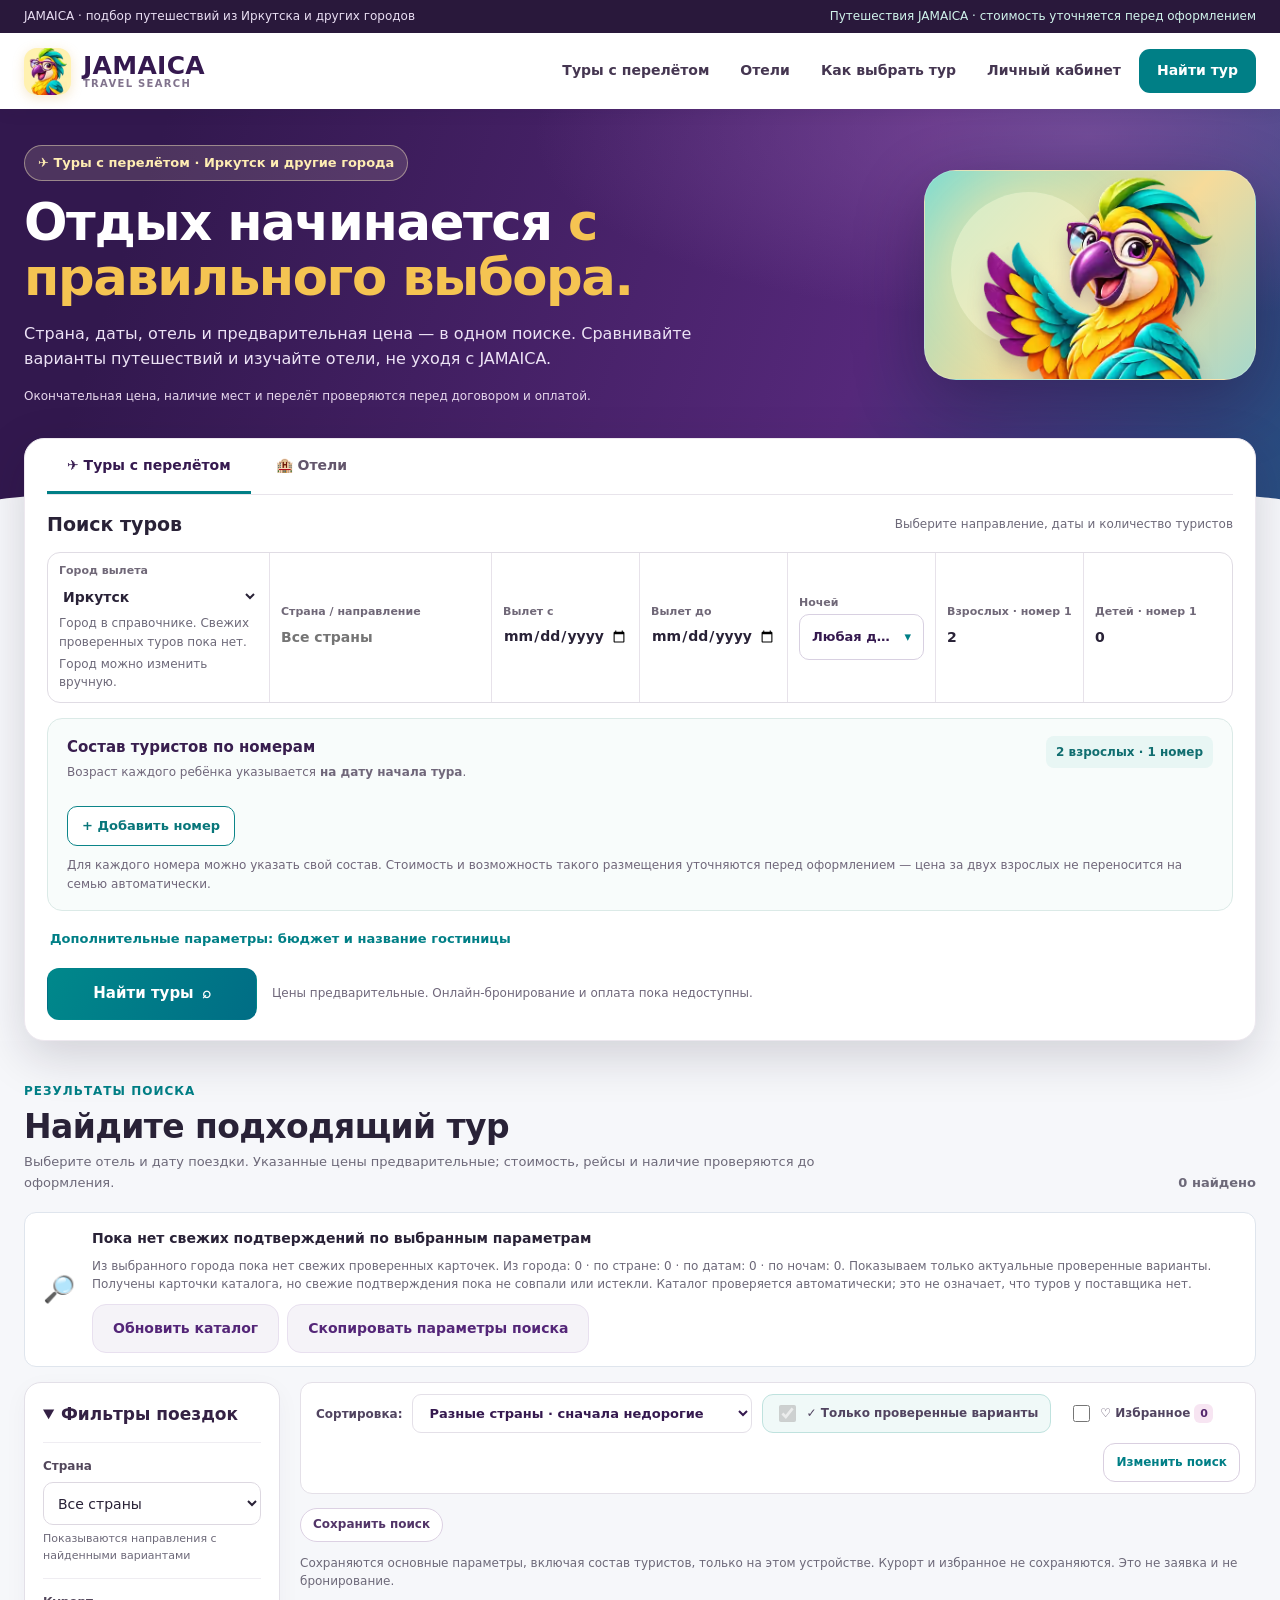
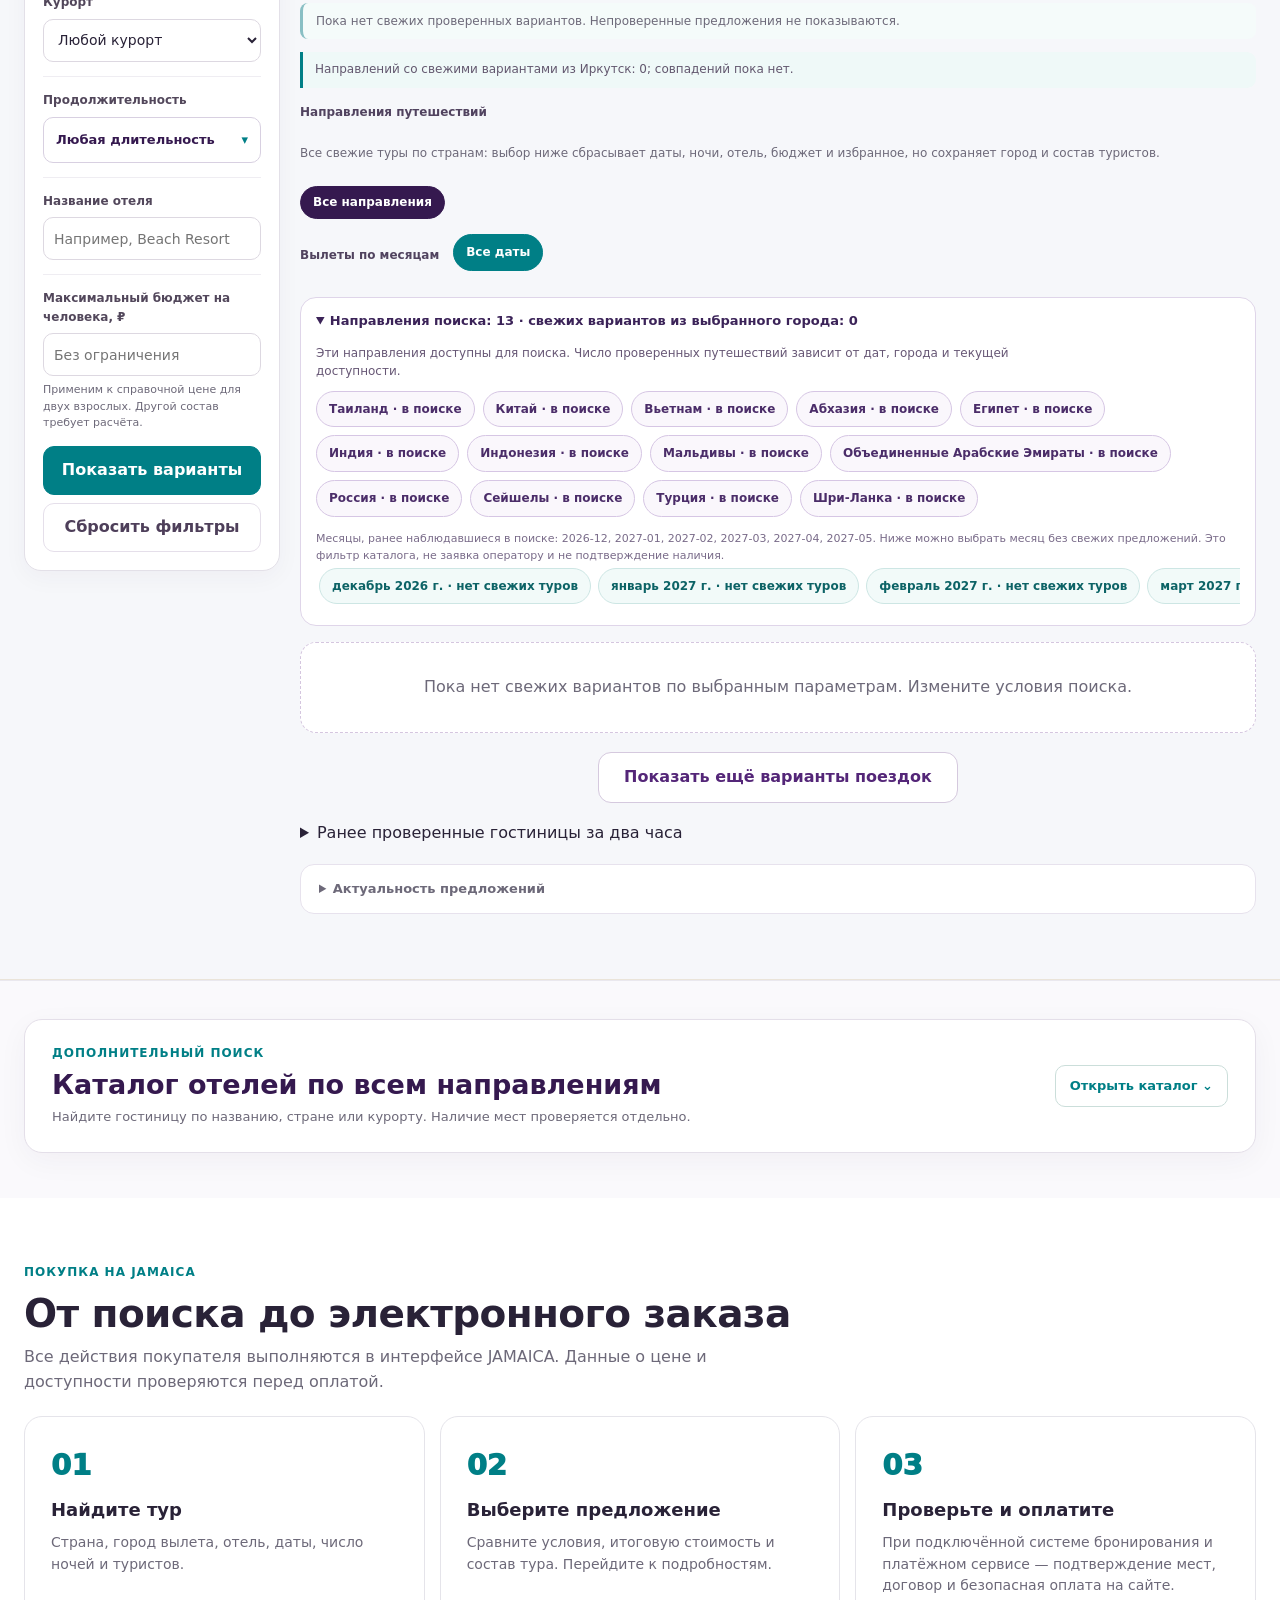
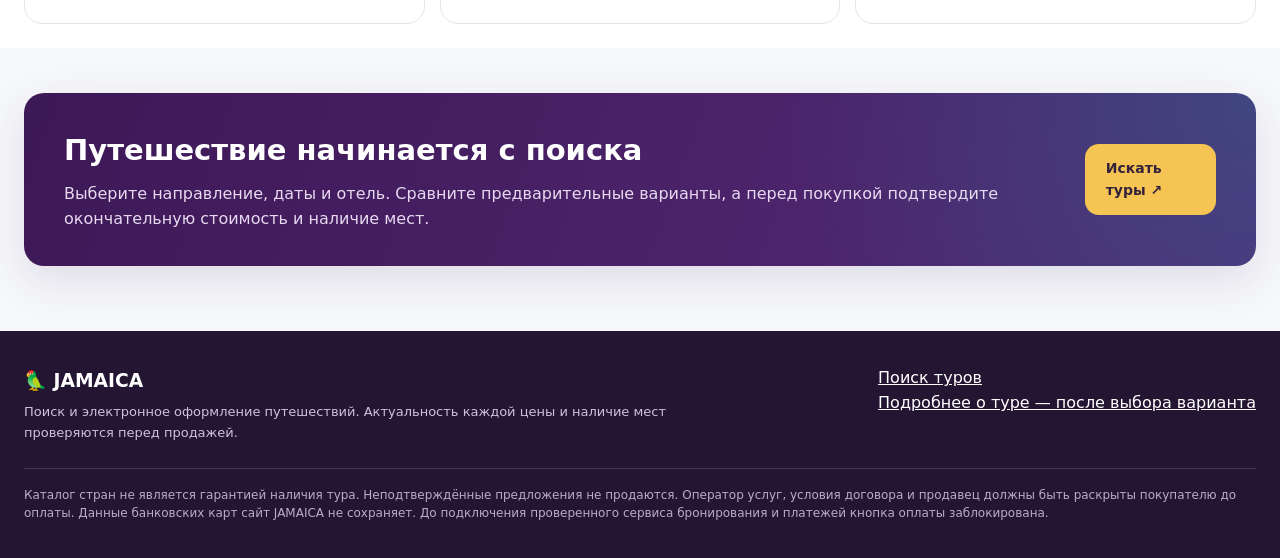
<file: index.html>
<!doctype html>
<html lang="ru"><head>
<meta charset="utf-8"><meta name="viewport" content="width=device-width,initial-scale=1">
<meta name="theme-color" content="#33184d">
<meta name="description" content="JAMAICA — поиск туров и отелей из Иркутска и других городов. Сравнение предварительных предложений по странам, датам, отелям и ценам.">
<meta property="og:title" content="JAMAICA — путешествия начинаются здесь">
<meta property="og:description" content="Поиск туров, сравнение гостиниц и дат. Окончательная стоимость и наличие проверяются перед покупкой.">
<title>JAMAICA — поиск туров и отелей</title>
<style>
:root{--purple:#35194f;--purple2:#512575;--ink:#2d2140;--muted:#776d83;--teal:#007f86;--teal2:#00a6a9;--gold:#f5c452;--bg:#fcfaf6;--line:#e9e1e8;--white:#fff;--shadow:0 16px 45px rgba(39,20,56,.085)}
*{box-sizing:border-box}html{scroll-behavior:smooth}body{margin:0;background:var(--bg);color:var(--ink);font:16px/1.55 system-ui,-apple-system,Segoe UI,Arial,sans-serif}a{color:inherit;text-decoration:none}button,input,select{font:inherit}button{cursor:pointer}button:focus-visible,a:focus-visible,input:focus-visible,select:focus-visible{outline:3px solid var(--gold);outline-offset:3px}
.wrap{width:min(1160px,calc(100% - 38px));margin:auto}.top{background:var(--purple);color:white}.nav{display:flex;align-items:center;gap:18px;min-height:84px;justify-content:space-between}.logo{display:flex;align-items:center;gap:12px;font-weight:900;letter-spacing:1px;font-size:23px}.bird{display:grid;place-items:center;width:49px;height:49px;border-radius:16px;background:var(--gold);font-size:29px;transform:rotate(-8deg)}.navLinks{display:flex;gap:10px;flex-wrap:wrap}.navLinks a{padding:9px 13px;border:1px solid #ffffff30;border-radius:99px;font-weight:700;font-size:13px}.navLinks a:hover{background:#ffffff1d}.contactNav{background:var(--gold);color:#332343!important;border-color:var(--gold)!important}
.hero{background:radial-gradient(circle at 76% 27%,#7451a7 0,transparent 37%),linear-gradient(120deg,#301449 5%,#512675 65%,#007f8b 160%);color:white;position:relative;overflow:hidden;padding:44px 0 89px}.hero:after{content:"";position:absolute;left:-7%;right:-7%;bottom:-45px;height:88px;background:var(--bg);border-radius:50% 50% 0 0}.heroGrid{display:grid;grid-template-columns:1.15fr .85fr;align-items:center;gap:35px}.kicker{display:inline-flex;gap:8px;align-items:center;border:1px solid #ffd67677;background:#ffda6020;color:#ffe9af;border-radius:100px;padding:7px 13px;font-size:13px;font-weight:800}.hero h1{font-size:clamp(37px,5.2vw,69px);line-height:1.06;letter-spacing:-1.7px;margin:24px 0 18px}.hero h1 em{color:var(--gold);font-style:normal}.hero p{font-size:18px;color:#ece2f5;max-width:590px}.heroActions{display:flex;gap:11px;flex-wrap:wrap;margin-top:26px}.btn{display:inline-flex;align-items:center;justify-content:center;gap:8px;border-radius:14px;padding:13px 20px;font-size:14px;font-weight:850;border:1px solid transparent;cursor:pointer;min-height:47px}.btnGold{background:var(--gold);color:#34213c}.btnLine{background:#ffffff14;border-color:#ffffff59;color:white}.btnTeal{background:var(--teal);color:white}.btnWhite{background:#f5f3f8;color:var(--purple2);border-color:#e8e0ef}.btn:hover{filter:brightness(.96);transform:translateY(-1px)}.heroFine{font-size:12px;color:#d0c2de;margin-top:16px}
.heroArt{min-height:374px;border:1px solid #ffffff36;border-radius:32px;position:relative;overflow:hidden;background:radial-gradient(ellipse at 67% 82%,#2ad1bd 1%,transparent 38%),radial-gradient(ellipse at 48% 45%,#f5bd68 0%,transparent 42%),linear-gradient(140deg,#2d82a7,#ead9bc 62%,#77b994);box-shadow:0 26px 85px #130c286b}.heroArt:before{content:"";position:absolute;width:400px;height:180px;border-radius:50%;background:#fff6bfaa;bottom:-105px;right:-90px;filter:blur(7px)}.heroArt:after{content:"";position:absolute;left:21%;bottom:-25px;width:12px;height:220px;transform:rotate(-22deg);border-radius:99px;background:#38293d;box-shadow:12px 15px 0 #57405a}.artBird{position:absolute;font-size:125px;right:12%;top:12%;filter:drop-shadow(0 18px 15px #34214f65);transform:rotate(-9deg)}.artCircle{position:absolute;left:10%;top:10%;width:150px;height:150px;border-radius:50%;background:#fff4b8b2;box-shadow:0 0 80px #f8e8aaff}.artBubble{position:absolute;left:8%;bottom:24px;right:8%;background:#ffffffee;border:1px solid #fff;border-radius:19px;padding:14px 17px;display:flex;justify-content:space-between;align-items:center;gap:12px;color:var(--ink);box-shadow:0 12px 30px #332a3640}.artBubble b{display:block;font-size:15px}.artBubble span{font-size:12px;color:#665777}.artBubble strong{color:var(--teal);font-size:24px}
.searchPanel{position:relative;margin-top:-44px;z-index:3;background:white;border:1px solid var(--line);border-radius:25px;padding:28px;box-shadow:var(--shadow)}.searchHead{display:flex;justify-content:space-between;align-items:center;gap:14px;margin-bottom:20px}.searchHead h2{margin:0;font-size:24px}.micro{font-size:12px;color:var(--muted)}.fields{display:grid;grid-template-columns:repeat(12,1fr);gap:13px}.field{display:flex;flex-direction:column;gap:5px;grid-column:span 3}.field.wide{grid-column:span 4}.field.short{grid-column:span 2}.field label{font-size:12px;font-weight:850;color:#514361}.field input,.field select{height:47px;border:1px solid #dcd1e2;border-radius:11px;background:white;color:var(--ink);padding:9px 11px;width:100%;min-width:0}.field input:focus,.field select:focus{border-color:var(--teal2)}.formBottom{margin-top:18px;display:flex;align-items:center;gap:12px;flex-wrap:wrap}.formBottom .btn{font-size:15px}.hint{font-size:12px;color:var(--muted);max-width:500px}
.section{padding:65px 0 24px}.sectionHead{display:flex;justify-content:space-between;gap:18px;align-items:end;margin-bottom:21px}.sectionHead h2{font-size:clamp(28px,3.4vw,39px);line-height:1.13;letter-spacing:-.6px;margin:0 0 9px}.sectionHead p{color:var(--muted);max-width:710px;margin:0}.sectionTag{font-size:12px;font-weight:900;letter-spacing:1px;text-transform:uppercase;color:var(--teal);margin:0 0 11px}.chips{display:flex;gap:8px;flex-wrap:wrap;margin:20px 0 19px}.chip{border:1px solid #e0d3e8;background:white;color:var(--purple2);border-radius:99px;padding:10px 15px;font-size:13px;font-weight:800}.chip.active{background:var(--purple);color:white;border-color:var(--purple)}.destToolbar{display:flex;gap:11px;align-items:center;justify-content:space-between}.destToolbar input{width:min(100%,420px);padding:13px 15px;border-radius:12px;border:1px solid #d9cfe0;height:49px}.count{color:var(--muted);font-size:13px;font-weight:700}.destinationGrid{display:grid;grid-template-columns:repeat(4,minmax(0,1fr));gap:14px}.destination{border:1px solid var(--line);background:white;border-radius:20px;padding:18px;display:flex;flex-direction:column;min-height:190px;gap:11px;box-shadow:0 7px 26px #2e124908}.destination:hover{box-shadow:var(--shadow);border-color:#b7d9d8}.destMark{width:48px;height:48px;display:grid;place-items:center;border-radius:15px;background:#e7f5f4;color:#006f79;font-size:24px}.destination h3{font-size:18px;margin:0;line-height:1.2;overflow-wrap:anywhere}.destination p{font-size:12px;color:var(--muted);margin:0;flex:1}.askCountry{border:0;background:transparent;text-align:left;color:var(--teal);padding:0;font-size:13px;font-weight:850}.askCountry:hover{text-decoration:underline}.loadMore{display:block;margin:24px auto;background:white;border:1px solid #d5c9de;border-radius:13px;padding:12px 25px;color:var(--purple2);font-weight:850}.empty{background:white;border:1px dashed #d5c6df;border-radius:16px;padding:32px;text-align:center;color:var(--muted)}
.offerSection{background:linear-gradient(130deg,#f5f6f0,#fffaf4);margin-top:35px;padding-bottom:70px;border-block:1px solid #eae4d9}.offerBox{background:white;border:1px solid #eee0d4;border-radius:20px;padding:23px;display:flex;gap:17px;align-items:center;justify-content:space-between}.offerBox p{margin:6px 0 0;color:var(--muted);font-size:14px}.offerBox strong{font-size:20px}.offerIcon{font-size:44px}.offerCards{display:grid;grid-template-columns:repeat(3,minmax(0,1fr));gap:14px;margin-top:20px}.offerCard{background:white;border:1px solid #ddd2db;border-radius:19px;padding:18px;display:flex;flex-direction:column;gap:9px}.offerCard h3{margin:0;font-size:20px}.offerCard .price{font-size:25px;font-weight:950;color:var(--purple)}.offerCard small{font-size:12px;color:var(--muted)}.offerCard .btn{margin-top:auto}
.previewMedia{position:relative;overflow:hidden;width:100%;aspect-ratio:16/9;border-radius:14px;background:linear-gradient(130deg,#164b5a,#098c97 48%,#dbba72);color:white}
.previewMedia img{width:100%;height:100%;object-fit:cover;display:block}
.previewScenePlaceholder{display:flex;align-items:center;justify-content:center;text-align:center;min-height:155px;height:100%;padding:18px;font-size:14px;font-weight:700;background:radial-gradient(circle at 72% 25%,#f7cf7e66,transparent 35%)}
.previewMedia .mediaSourceCredit{position:absolute;left:0;right:0;bottom:0;background:#1d172abf;color:white;padding:6px 10px;font-size:10px;line-height:1.4;text-decoration:underline;overflow-wrap:anywhere}
.previewMedia .mediaSourceCredit:hover{background:#1d172ae8;color:white}
.steps{display:grid;grid-template-columns:repeat(3,minmax(0,1fr));gap:15px}.step{border:1px solid var(--line);background:white;border-radius:18px;padding:26px}.stepNum{font-weight:950;color:var(--teal);font-size:29px}.step h3{font-size:18px;margin:8px 0}.step p{color:var(--muted);font-size:14px;margin:0}
.finalCta{margin:45px auto 65px;background:radial-gradient(circle at right top,#00a2a23b,transparent 38%),linear-gradient(110deg,#3d1856,#552b78);border-radius:27px;padding:35px 40px;color:white;display:flex;justify-content:space-between;gap:28px;align-items:center}.finalCta h2{margin:0 0 9px;font-size:29px}.finalCta p{color:#e7daf0;margin:0}.foot{background:#2e1842;color:white;padding:35px 0}.footGrid{display:flex;gap:25px;justify-content:space-between;align-items:start;flex-wrap:wrap}.foot h3{margin:0 0 7px}.foot p{color:#d0c1dd;font-size:13px;max-width:650px;margin:0}.foot a{text-decoration:underline}.legal{margin-top:25px;border-top:1px solid #ffffff26;padding-top:17px;color:#bbacc7;font-size:12px}.hide{display:none!important}
.resultsToolbar{display:flex;align-items:center;gap:12px;flex-wrap:wrap;margin:0 0 14px}
.resultsToolbar select{max-width:390px;min-height:45px;padding:10px 12px;border-radius:12px;background:#fff;border:1px solid #d9cfe0;color:var(--purple);font:inherit}
.resultsEdit{margin-left:auto;border:1px solid #d9cfe0;border-radius:12px;padding:11px 15px;background:#fff;color:var(--teal);font-size:13px;font-weight:850;text-decoration:none}
.resultsEdit:hover{border-color:#19838a;background:#f2fbfa}
.sourceDetails{margin:20px 0 0;padding:14px 18px;border:1px solid #e8e3eb;border-radius:14px;background:#fff}
.sourceDetails summary{cursor:pointer;color:var(--muted);font-weight:700;font-size:13px}
.sourceDetails[open] summary{margin-bottom:12px}
.sourceDetails .micro{line-height:1.65;margin:8px 0}
@media(max-width:1040px){.destinationGrid{grid-template-columns:repeat(3,minmax(0,1fr))}.heroGrid{grid-template-columns:1fr .85fr}.field{grid-column:span 4}.field.wide{grid-column:span 6}.field.short{grid-column:span 3}}
@media(max-width:760px){.heroGrid{grid-template-columns:1fr}.heroArt{min-height:230px}.artBird{font-size:90px}.searchPanel{padding:18px}.fields{grid-template-columns:repeat(2,minmax(0,1fr))}.field,.field.short,.field.wide{grid-column:span 1}.field.wide{grid-column:span 2}.destinationGrid{grid-template-columns:repeat(2,minmax(0,1fr))}.steps{grid-template-columns:1fr}.offerCards{grid-template-columns:1fr}.finalCta{flex-direction:column;align-items:flex-start}.hero{padding-top:22px}.section{padding-top:48px}.navLinks a:nth-child(2){display:none}}
@media(max-width:500px){.destinationGrid{grid-template-columns:1fr}.searchHead{flex-direction:column;align-items:flex-start}.searchPanel{margin-top:-39px}.fields{grid-template-columns:1fr}.field,.field.wide,.field.short{grid-column:1}.destToolbar{flex-direction:column;align-items:stretch}.destToolbar input{width:100%}.nav{min-height:70px}.navLinks{justify-content:flex-end}.navLinks a{font-size:12px;padding:8px}.hero h1{letter-spacing:-.8px}.heroArt{min-height:198px}.artBubble{left:5%;right:5%}.offerBox{flex-direction:column;align-items:flex-start}.finalCta{padding:25px}.sectionHead{display:block}}
</style>
<link rel="shortcut icon" href="./favicon.ico?v=20261122b" type="image/x-icon">
<link rel="icon" type="image/png" sizes="64x64" href="./favicon.png?v=20261122b">
<link rel="apple-touch-icon" href="./favicon.png?v=20261122b">
<link rel="preload" href="./assets/jamaica-parrot-hero-v2.avif" as="image" type="image/avif">
<link rel="stylesheet" href="./assets/jamaica-search-ui.css">
</head>
<body>
<header class="top">
 <div class="utilityBar"><div class="wrap utilityInner">
  <span>JAMAICA · подбор путешествий из Иркутска и других городов</span>
  <span>Путешествия JAMAICA · стоимость уточняется перед оформлением</span>
 </div></div>
 <div class="wrap"><nav class="nav" aria-label="Главная навигация">
  <a class="logo" href="./" aria-label="JAMAICA — главная">
   <span class="bird" aria-hidden="true"><picture><source srcset="./assets/jamaica-parrot-logo-v2.avif" type="image/avif"><img src="./assets/jamaica-parrot-mark.svg" width="48" height="48" alt="" decoding="async"></picture></span><span class="logoText">JAMAICA<span class="logoSub">Travel search</span></span>
  </a>
  <div class="navLinks">
   <a href="#offers">Туры с перелётом</a><a href="#hotels">Отели</a>
   <a href="#how">Как выбрать тур</a>
   <a href="account.html">Личный кабинет</a><a class="contactNav" href="#request">Найти тур</a>
  </div>
 </nav></div>
</header>
<main><section class="hero" id="top"><div class="wrap heroGrid">
 <div>
  <span class="kicker">✈ Туры с перелётом · Иркутск и другие города</span>
  <h1>Отдых начинается <em>с правильного выбора.</em></h1>
  <p>Страна, даты, отель и предварительная цена — в одном поиске. Сравнивайте варианты путешествий и изучайте отели, не уходя с JAMAICA.</p>
  <div class="heroFine">Окончательная цена, наличие мест и перелёт проверяются перед договором и оплатой.</div>
 </div>
 <div class="heroArt" aria-label="Весёлый фирменный попугай JAMAICA в фиолетовых очках" role="img">
  <div class="artCircle"></div><picture class="mascotVisual"><source srcset="./assets/jamaica-parrot-hero-v2.avif" type="image/avif"><img class="mascotHero" src="./assets/jamaica-parrot-mascot.svg" alt="" loading="eager" decoding="async" width="499" height="440"></picture>
  
 </div>
</div></section>
<div class="wrap"><section class="searchPanel" id="request">
 <div class="searchModeTabs" aria-label="Вариант подбора">
  <a href="#request" aria-current="page">✈ Туры с перелётом</a>
  <a href="#hotels">🏨 Отели</a>
 </div>
 <div class="searchHead"><div><h2>Поиск туров</h2></div>
  <div class="micro">Выберите направление, даты и количество туристов</div>
 </div>
 <form id="tourSearchForm">
  <div class="fields fieldsMain">
   <div class="field wide"><label for="departure">Город вылета</label><!-- City names from official BG_FLTX registry, 2026-11-24; search scope, not offers. --><select id="departure" name="departure" required aria-describedby="departureStatus"><option value="Иркутск" selected>Иркутск</option><option value="Абакан">Абакан</option><option value="Анадырь">Анадырь</option><option value="Архангельск">Архангельск</option><option value="Астрахань">Астрахань</option><option value="Барнаул">Барнаул</option><option value="Благовещенск">Благовещенск</option><option value="Владивосток">Владивосток</option><option value="Владикавказ">Владикавказ</option><option value="Волгоград">Волгоград</option><option value="Геленджик">Геленджик</option><option value="Горно-Алтайск">Горно-Алтайск</option><option value="Грозный">Грозный</option><option value="Екатеринбург">Екатеринбург</option><option value="Ижевск">Ижевск</option><option value="Казань">Казань</option><option value="Калининград">Калининград</option><option value="Кемерово">Кемерово</option><option value="Киров">Киров</option><option value="Кировск">Кировск</option><option value="Краснодар">Краснодар</option><option value="Красноярск">Красноярск</option><option value="Магадан">Магадан</option><option value="Магнитогорск">Магнитогорск</option><option value="Махачкала">Махачкала</option><option value="Минеральные Воды">Минеральные Воды</option><option value="Москва">Москва</option><option value="Мурманск">Мурманск</option><option value="Нальчик">Нальчик</option><option value="Нижневартовск">Нижневартовск</option><option value="Нижнекамск">Нижнекамск</option><option value="Нижний Новгород">Нижний Новгород</option><option value="Новокузнецк">Новокузнецк</option><option value="Новосибирск">Новосибирск</option><option value="Омск">Омск</option><option value="Оренбург">Оренбург</option><option value="Орск">Орск</option><option value="Пенза">Пенза</option><option value="Пермь">Пермь</option><option value="Петропавловск - Камчатский">Петропавловск - Камчатский</option><option value="Самара">Самара</option><option value="Санкт-Петербург">Санкт-Петербург</option><option value="Саранск">Саранск</option><option value="Саратов">Саратов</option><option value="Сочи">Сочи</option><option value="Ставрополь">Ставрополь</option><option value="Сургут">Сургут</option><option value="Сыктывкар">Сыктывкар</option><option value="Томск">Томск</option><option value="Тюмень">Тюмень</option><option value="Улан-удэ">Улан-удэ</option><option value="Ульяновск">Ульяновск</option><option value="Уфа">Уфа</option><option value="Хабаровск">Хабаровск</option><option value="Ханты-Мансийск">Ханты-Мансийск</option><option value="Чебоксары">Чебоксары</option><option value="Челябинск">Челябинск</option><option value="Элиста">Элиста</option><option value="Южно-Сахалинск">Южно-Сахалинск</option><option value="Якутск">Якутск</option></select><small id="departureStatus" class="micro" aria-live="polite">Проверяем текущие предложения из выбранного города.</small><small id="departureGeoStatus" class="micro" aria-live="polite">Город можно изменить вручную.</small></div>
   <div class="field wide"><label for="destination">Страна / направление</label><input id="destination" name="destination" list="countryDatalist" placeholder="Все страны" maxlength="90" autocomplete="off"><datalist id="countryDatalist"></datalist></div>
   <div class="field short"><label for="dateFrom">Вылет с</label><input id="dateFrom" name="dateFrom" type="date"></div>
   <div class="field short"><label for="dateTo">Вылет до</label><input id="dateTo" name="dateTo" type="date"></div>
   <div class="field short"><label id="nightsLabel">Ночей</label><details class="nightPicker" id="nightPicker"><summary aria-labelledby="nightsLabel nightsSummary"><span id="nightsSummary">Любая длительность</span></summary><div class="nightPanel"><p>Выберите несколько вариантов</p><div id="nightChoices" class="nightChoices" role="group" aria-label="Количество ночей"></div><div class="nightActions"><button type="button" id="nightsClear">Сбросить</button><button type="button" id="nightsDone">Готово</button></div></div></details><select id="nights" name="nights" multiple hidden aria-hidden="true" tabindex="-1"><option value="0" selected>Любая длительность</option></select></div>
   <div class="field short"><label for="adults">Взрослых · номер 1</label><input id="adults" name="adults" type="number" min="1" max="12" value="2" required></div>
   <div class="field short"><label for="kids">Детей · номер 1</label><input id="kids" name="kids" type="number" min="0" max="10" value="0" required></div>
  </div>
  <div id="liveDepartureChoices" hidden aria-label="Города со свежими турами" style="margin:10px 0 14px"></div>
  <section class="travelerBuilder" aria-label="Туристы и размещение по номерам">
   <div class="travelerIntro"><div><strong>Состав туристов по номерам</strong><span>Возраст каждого ребёнка указывается <b>на дату начала тура</b>.</span></div><span id="partySummary" aria-live="polite">2 взрослых · 1 номер</span></div>
   <div id="primaryChildAges" class="partyAges" aria-label="Возраст детей в номере 1"></div>
   <div id="extraRooms" class="extraRooms"></div>
   <button type="button" id="addRoom" class="addRoomButton">+ Добавить номер</button>
   <p id="partyError" class="partyError" role="alert" hidden></p>
   <p class="partyHint">Для каждого номера можно указать свой состав. Стоимость и возможность такого размещения уточняются перед оформлением — цена за двух взрослых не переносится на семью автоматически.</p>
  </section>
  <details class="advancedFilters" id="advancedFilters">
   <summary>Дополнительные параметры: бюджет и название гостиницы</summary>
   <div class="fields fieldsExtra">
    <div class="field wide"><label for="budget">Бюджет на человека, ₽</label><input id="budget" name="budget" type="number" min="1000" max="10000000" placeholder="Не ограничивать"></div>
    <div class="field wide"><label for="hotelSearch">Гостиница / курорт</label><input id="hotelSearch" name="hotelSearch" type="search" maxlength="100" placeholder="Название отеля или курорта"></div>
   </div>
  </details>
  <div class="formBottom">
   <button class="btn btnTeal" type="submit">Найти туры <span aria-hidden="true">⌕</span></button>
   <span class="hint">Цены предварительные. Онлайн-бронирование и оплата пока недоступны.</span>
  </div>
 </form>
</section></div>
<section class="section offerSection" id="offers"><div class="wrap">
<div class="sectionHead"><div><div class="sectionTag">Результаты поиска</div>
<h2>Найдите подходящий тур</h2>
<p>Выберите отель и дату поездки. Указанные цены предварительные; стоимость, рейсы и наличие проверяются до оформления.</p></div>
<div class="count" id="searchResultsCount" role="status">Загрузка вариантов…</div></div>
<div class="offerBox" id="searchProgress" role="status" style="margin-bottom:18px"><span class="offerIcon" aria-hidden="true">🔎</span><div><strong>Загружаем предложения</strong><p>Проверяем актуальные предложения. Если подходящих вариантов пока нет, измените параметры поиска.</p></div></div>
<div class="resultsLayout">
 <aside class="resultsSidebar" aria-label="Фильтры найденных путешествий">
  <details class="filtersDisclosure" id="filtersDisclosure">
   <summary>Фильтры поездок</summary>
   <div class="filtersContent">
    <div class="filterGroup"><label for="filterCountry">Страна</label>
     <select id="filterCountry" aria-label="Страна поиска: свежие предложения или направление без свежих туров"><option value="">Все страны</option></select>
     <small>Показываются направления с найденными вариантами</small>
    </div>
    <div class="filterGroup"><label for="filterResort">Курорт</label>
     <select id="filterResort" aria-label="Отбор курорта по опубликованным турам"><option value="">Любой курорт</option></select>
    </div>
    <div class="filterGroup"><label id="filterNightsLabel">Продолжительность</label>
     <details class="nightPicker" id="filterNightPicker"><summary aria-labelledby="filterNightsLabel filterNightsSummary"><span id="filterNightsSummary">Любая длительность</span></summary><div class="nightPanel"><p>Выберите несколько вариантов</p><div id="filterNightChoices" class="nightChoices" role="group" aria-label="Отбор количества ночей"></div><div class="nightActions"><button type="button" id="filterNightsClear">Сбросить</button><button type="button" id="filterNightsDone">Готово</button></div></div></details><select id="filterNights" multiple hidden aria-hidden="true" tabindex="-1"><option value="0">Любое число ночей</option></select>
    </div>
    <div class="filterGroup"><label for="filterHotel">Название отеля</label>
     <input id="filterHotel" type="search" maxlength="100" placeholder="Например, Beach Resort">
    </div>
    <div class="filterGroup"><label for="filterBudget">Максимальный бюджет на человека, ₽</label>
     <input id="filterBudget" type="number" min="1000" max="10000000" placeholder="Без ограничения">
     <small>Применим к справочной цене для двух взрослых. Другой состав требует расчёта.</small>
    </div>
    <div class="filtersActions">
     <button type="button" id="filterApply">Показать варианты</button>
     <button type="button" id="filterReset" class="filterReset">Сбросить фильтры</button>
    </div>
   </div>
  </details>
 </aside>
 <div class="resultsMain">
<div class="resultsToolbar">
  <label class="micro" for="previewSort">Сортировка:</label>
  <select id="previewSort" aria-label="Сортировка туров">
    <option value="balanced">Разные страны · сначала недорогие</option>
    <option value="price">Сначала самые дешёвые по всем странам</option>
    <option value="date">Сначала ближайшие даты</option>
  </select>
  <label class="favoritesToggle visualProofToggle" for="visualProofOnly">
   <input id="visualProofOnly" type="checkbox" checked disabled aria-label="Обязательное условие: актуальная проверка тура">
   <span>✓ Только проверенные варианты</span></label>
  <label class="favoritesToggle" for="favoritesOnly"><input id="favoritesOnly" type="checkbox" aria-label="Показать только сохранённые туры">
   <span>♡ Избранное <b id="favoritesCount">0</b></span></label>
  <button type="button" class="resultsEdit resultsOtherCountries" id="otherCountries" hidden>Другие страны</button>
  <a class="resultsEdit" href="#request">Изменить поиск</a>
</div>
<div class="quickCountryChips" role="group" aria-label="Сохранённые параметры поиска">
 <button type="button" class="quickCountryChip" id="saveLocalSearch">Сохранить поиск</button>
 <button type="button" class="quickCountryChip" id="restoreLocalSearch" hidden>Вернуть сохранённый поиск</button>
 <button type="button" class="quickCountryChip" id="deleteLocalSearch" hidden>Удалить сохранённый поиск</button>
</div>
<p id="localSearchNotice" class="micro" role="status" aria-live="polite">Сохраняются основные параметры, включая состав туристов, только на этом устройстве. Курорт и избранное не сохраняются. Это не заявка и не бронирование.</p>
<p id="budgetNotice" class="micro" role="status" aria-live="polite" hidden></p>
<p id="visualProofNotice" class="micro" role="status" aria-live="polite">Проверяем актуальные варианты путешествий. Цена и наличие мест уточняются перед оформлением.</p>
<p class="catalogBreadth" id="catalogBreadth" role="status" aria-live="polite">Загружаем направления с найденными турами…</p>
<section id="otherOriginCountrySection" hidden aria-label="Свежие туры из других городов" style="margin:12px 0 16px"><strong>Свежие туры из других городов</strong><p class="micro">Выберите направление, чтобы изменить город вылета и показать его свежие туры. Состав туристов сохранится.</p><div id="otherOriginCountryChoices" class="quickCountryChips"></div></section>
<div class="quickCountryBar" aria-label="Выбор опубликованного направления">
 <span class="quickCountryIntro">Направления путешествий</span>
 <p id="quickCountriesHint" class="micro">Все свежие туры по странам: выбор ниже сбрасывает даты, ночи, отель, бюджет и избранное, но сохраняет город и состав туристов.</p>
 <div id="quickCountries" class="quickCountryChips" role="group" aria-label="Страны с предварительными вариантами" aria-describedby="quickCountriesHint"></div>
</div>
<div class="quickMonthBar" aria-label="Выбор месяца вылета">
 <span class="quickMonthIntro">Вылеты по месяцам</span>
 <div id="quickMonths" class="quickMonthChips" role="group" aria-label="Месяцы с опубликованными турами"></div>
</div>

<details class="sourceSearchCoverage" id="sourceSearchCoverage" hidden>
 <summary id="sourceSearchCoverageTitle">Где ищем туры · проверяем направления</summary>
 <p class="sourceSearchDisclaimer">Эти направления доступны для поиска. Число проверенных путешествий зависит от дат, города и текущей доступности.</p>
 <div id="sourceSearchCountryChips" class="sourceSearchCountryChips" role="group" aria-label="Направления фонового поиска без показа непроверенных туров"></div>
 <p id="sourceSearchMonths" class="sourceSearchMonths"></p>
 <div id="observedMonthChoices" class="quickMonthChips" role="group" aria-label="Ранее наблюдавшиеся месяцы без свежих вариантов"></div>
</details>
<section id="exactDateOptions" hidden aria-label="Найденные даты вылета" style="margin:12px 0 18px">
 <strong id="exactDateHeading">Найденные даты вылета</strong>
 <p class="micro">Даты и длительности из свежего каталога. Нажмите на подходящий вариант; изменения ваших фильтров указаны на кнопке.</p>
 <div id="exactDateChoices" class="quickCountryChips" role="group" aria-label="Даты и длительности найденных туров"></div>
 <details id="exactDateMore" hidden><summary>Ещё даты вылета</summary><div id="exactDateMoreChoices" class="quickCountryChips"></div></details>
</section>
<section id="hourlyCheckedDates" hidden aria-label="Ранее проверенные даты за два часа" style="margin:12px 0 18px">
 <strong id="hourlyCheckedHeading">Ранее проверенные вылеты за два часа</strong>
 <p class="micro">Это история поиска, не свежие туры. Вылеты в ближайшие 7 дней показываются не более 30 минут, остальные — до 2 часов с момента проверки. Цена и число вариантов указаны на момент прошлой проверки. Наличие мест и цена сейчас не подтверждены. Выбор даты фильтрует текущий каталог, но не запускает запрос оператору.</p>
 <div id="hourlyCheckedChoices" class="quickCountryChips" role="group" aria-label="Ранее проверенные даты"></div>
 <details id="hourlyCheckedMore" hidden><summary>Ещё ранее проверенные даты</summary><div id="hourlyCheckedMoreChoices" class="quickCountryChips"></div></details>
</section>
<section id="exactCountryOptions" hidden aria-label="Другие найденные страны" style="margin:12px 0 18px">
 <strong>Другие страны с найденными вылетами</strong>
 <p class="micro">Выберите конкретную дату. Если длительность или даты отличаются от вашего запроса, это указано на кнопке.</p>
 <div id="exactCountryChoices" class="quickCountryChips" role="group" aria-label="Конкретные альтернативные вылеты"></div>
 <div id="alternativeTourCards" class="alternativeTourCards" aria-label="Конкретные туры в других странах"></div>
 <details id="alternativeCountryMore" hidden>
  <summary id="alternativeCountryMoreLabel">Ещё направления</summary>
  <div id="exactCountryMoreChoices" class="quickCountryChips"></div>
  <div id="alternativeTourMoreCards" class="alternativeTourCards"></div>
 </details>
</section>
<div class="offerCards" id="previewCards" aria-live="polite"></div>
<button class="loadMore" type="button" id="previewMore" hidden>Показать ещё варианты поездок</button>
<details id="historicalHotels" style="margin:18px 0" aria-label="Ранее проверенные гостиницы">
 <summary id="historicalHotelsHeading">Ранее проверенные гостиницы за два часа</summary>
 <p class="micro">История конкретных вариантов, а не доступные для бронирования туры. Цена за двоих указана на момент проверки. Вылеты в ближайшие 7 дней сохраняются до 30 минут, остальные — до 120 минут. Необходим новый расчёт цены и мест.</p>
 <p class="micro" id="historicalHotelsNotice" role="status"></p>
 <p class="micro">Обновление каталога не отправляет индивидуальный запрос на новую цену. Итоговая стоимость и наличие требуют отдельной проверки.</p>
 <div class="offerCards" id="historicalHotelCards"></div>
 <button class="loadMore" type="button" id="historicalHotelsMore" hidden>Ещё ранее проверенные варианты</button>
</details>
<details class="sourceDetails" id="sourceDetails">
 <summary>Актуальность предложений</summary>
 <p class="micro">Стоимость указана на момент проверки, не является гарантированной ценой покупки. Проверка окончательной цены, рейсов и наличия обязательна до договора и оплаты.</p>
 <p class="micro" id="previewCount" role="status">Загрузка конкретных вариантов…</p>
 <p class="micro" id="previewUpdatedAt" role="status" aria-live="polite">Проверяем время последней выгрузки.</p>
 <p class="micro" id="previewCoverage" role="status">Проверяем проверенные направления…</p>
</details>

<div id="confirmedSection" class="hide" style="margin-top:24px">
 <h3>Предложения с окончательно подтверждённой возможностью оформления</h3>
 <div class="micro" id="offerCount">Загрузка статусов бронирования…</div>
 <div class="offerBox" id="noOffers"><span class="offerIcon" aria-hidden="true">🔎</span><div>
  <strong id="noOffersTitle">Подтверждённая бронь пока недоступна</strong>
  <p id="noOffersText">Для покупки необходима повторная проверка цены, перелётов и отеля.</p>
 </div><a href="#request" class="btn btnWhite">Изменить поиск</a></div>
 <div class="offerCards" id="offerCards" aria-live="polite"></div>
 <div class="micro" id="offerStatus" role="status"></div>
</div></div></div></div></section>
<section class="section" id="hotels"><div class="wrap">
<details class="hotelDirectoryDisclosure" id="hotelDirectoryDisclosure">
<summary class="hotelDirectorySummary"><span class="hotelDirectorySummaryText"><span class="sectionTag">Дополнительный поиск</span><strong>Каталог отелей по всем направлениям</strong><span class="micro">Найдите гостиницу по названию, стране или курорту. Наличие мест проверяется отдельно.</span></span><span class="hotelDirectorySummaryAction">Открыть каталог <span aria-hidden="true">⌄</span></span></summary>
<div class="hotelDirectoryBody">
<div class="sectionHead"><div><div class="sectionTag">Гостиницы</div><h2>Изучите интересующие отели</h2><p>Справочные сведения о гостиницах по странам и курортам. Доступность номеров и итоговая цена проверяются при подборе конкретного тура.</p></div><span class="count" id="hotelGuideCount">Загрузка полного каталога гостиниц…</span></div>
<div class="destToolbar"><input id="hotelGuideSearch" type="search" placeholder="Название гостиницы, страна или курорт…" aria-label="Поиск по справочнику отелей"><span class="micro" id="hotelGuideStatus" role="status" aria-live="polite">Загружаем справочные данные об отелях…</span></div>
<div class="destinationGrid" id="hotelGuideCards" style="margin-top:20px"></div>
<button class="loadMore" id="hotelGuideMore" type="button" hidden>Показать все отели</button>
<p class="micro" style="margin-top:16px">Даты, количество ночей и состав туристов применяются к подтверждённым турам. В справочнике отелей они не означают наличие мест на выбранные даты. Для покупки требуются свежая итоговая цена и подтверждённая бронь.</p>
</div></details></div></section>
<section class="section" id="how"><div class="wrap"><div class="sectionHead"><div><div class="sectionTag">Покупка на JAMAICA</div><h2>От поиска до электронного заказа</h2><p>Все действия покупателя выполняются в интерфейсе JAMAICA. Данные о цене и доступности проверяются перед оплатой.</p></div></div><div class="steps"><article class="step"><span class="stepNum">01</span><h3>Найдите тур</h3><p>Страна, город вылета, отель, даты, число ночей и туристов.</p></article><article class="step"><span class="stepNum">02</span><h3>Выберите предложение</h3><p>Сравните условия, итоговую стоимость и состав тура. Перейдите к подробностям.</p></article><article class="step"><span class="stepNum">03</span><h3>Проверьте и оплатите</h3><p>При подключённой системе бронирования и платёжном сервисе — подтверждение мест, договор и безопасная оплата на сайте.</p></article></div></div></section>
<div class="wrap"><section class="finalCta"><div><h2>Путешествие начинается с поиска</h2><p>Выберите направление, даты и отель. Сравните предварительные варианты, а перед покупкой подтвердите окончательную стоимость и наличие мест.</p></div><a class="btn btnGold" href="#request">Искать туры ↗</a></section></div>
</main>
<footer class="foot"><div class="wrap"><div class="footGrid"><div><h3>🦜 JAMAICA</h3><p>Поиск и электронное оформление путешествий. Актуальность каждой цены и наличие мест проверяются перед продажей.</p></div><div><a href="#request">Поиск туров</a><br><a href="#offers">Подробнее о туре — после выбора варианта</a></div></div><div class="legal">Каталог стран не является гарантией наличия тура. Неподтверждённые предложения не продаются. Оператор услуг, условия договора и продавец должны быть раскрыты покупателю до оплаты. Данные банковских карт сайт JAMAICA не сохраняет. До подключения проверенного сервиса бронирования и платежей кнопка оплаты заблокирована.</div></div></footer>
<noscript><div style="padding:12px;text-align:center">Для поиска предложений включите JavaScript. Бронирование без подтверждённой цены недоступно.</div></noscript>
<script id="countries-data" type="application/json">[{"n":"Таиланд","i":true,"a":true},{"n":"Китай","i":false,"a":true},{"n":"Вьетнам","i":false,"a":true},{"n":"Абхазия","i":false,"a":true},{"n":"Австралия","i":false,"a":true},{"n":"Австрия","i":false,"a":true},{"n":"Азербайджан","i":false,"a":true},{"n":"Албания","i":false,"a":false},{"n":"Алжир","i":false,"a":false},{"n":"Американское Самоа","i":false,"a":false},{"n":"Ангилья","i":false,"a":false},{"n":"Ангола","i":false,"a":false},{"n":"Андорра","i":false,"a":true},{"n":"Антарктида","i":false,"a":false},{"n":"Антигуа и Барбуда","i":false,"a":false},{"n":"Аргентина","i":false,"a":true},{"n":"Армения","i":false,"a":true},{"n":"Аруба","i":false,"a":false},{"n":"Афганистан","i":false,"a":false},{"n":"Багамы","i":false,"a":true},{"n":"Бангладеш","i":false,"a":false},{"n":"Барбадос","i":false,"a":false},{"n":"Бахрейн","i":false,"a":true},{"n":"Беларусь","i":false,"a":true},{"n":"Белиз","i":false,"a":false},{"n":"Бельгия","i":false,"a":true},{"n":"Бенин","i":false,"a":false},{"n":"Бермуды","i":false,"a":false},{"n":"Болгария","i":false,"a":true},{"n":"Боливия","i":false,"a":false},{"n":"Босния и Герцеговина","i":false,"a":false},{"n":"Ботсвана","i":false,"a":false},{"n":"Бразилия","i":false,"a":true},{"n":"Британская территория в Индийском океане","i":false,"a":false},{"n":"Бруней-Даруссалам","i":false,"a":false},{"n":"Буркина-Фасо","i":false,"a":false},{"n":"Бурунди","i":false,"a":false},{"n":"Бутан","i":false,"a":false},{"n":"Вануату","i":false,"a":false},{"n":"Великобритания","i":false,"a":true},{"n":"Венгрия","i":false,"a":true},{"n":"Венесуэла","i":false,"a":false},{"n":"Виргинские острова, Британские","i":false,"a":false},{"n":"Виргинские острова, США","i":false,"a":false},{"n":"Габон","i":false,"a":false},{"n":"Гаити","i":false,"a":false},{"n":"Гайана","i":false,"a":false},{"n":"Гамбия","i":false,"a":false},{"n":"Гана","i":false,"a":false},{"n":"Гваделупа","i":false,"a":false},{"n":"Гватемала","i":false,"a":false},{"n":"Гвинея","i":false,"a":false},{"n":"Гвинея-Бисау","i":false,"a":false},{"n":"Германия","i":false,"a":true},{"n":"Гернси","i":false,"a":false},{"n":"Гибралтар","i":false,"a":false},{"n":"Гондурас","i":false,"a":false},{"n":"Гонконг","i":true,"a":true},{"n":"Гренада","i":false,"a":false},{"n":"Гренландия","i":false,"a":false},{"n":"Греция","i":true,"a":true},{"n":"Грузия","i":false,"a":true},{"n":"Гуам","i":false,"a":false},{"n":"Дания","i":false,"a":true},{"n":"Джерси","i":false,"a":false},{"n":"Джибути","i":false,"a":false},{"n":"Доминика","i":false,"a":false},{"n":"Доминиканская Республика","i":false,"a":true},{"n":"Египет","i":false,"a":true},{"n":"Замбия","i":false,"a":false},{"n":"Западная Сахара","i":false,"a":false},{"n":"Зимбабве","i":false,"a":false},{"n":"Израиль","i":false,"a":true},{"n":"Индия","i":false,"a":true},{"n":"Индонезия","i":true,"a":true},{"n":"Иордания","i":false,"a":true},{"n":"Ирак","i":false,"a":false},{"n":"Иран","i":false,"a":true},{"n":"Ирландия","i":false,"a":true},{"n":"Исландия","i":false,"a":true},{"n":"Испания","i":false,"a":true},{"n":"Италия","i":false,"a":true},{"n":"Йемен","i":false,"a":false},{"n":"Кабо-Верде","i":false,"a":false},{"n":"Казахстан","i":false,"a":true},{"n":"Камбоджа","i":true,"a":true},{"n":"Камерун","i":false,"a":false},{"n":"Канада","i":false,"a":true},{"n":"Катар","i":false,"a":true},{"n":"Кения","i":false,"a":true},{"n":"Кипр","i":false,"a":true},{"n":"Киргизия","i":false,"a":true},{"n":"Кирибати","i":false,"a":false},{"n":"Кокосовые (Килинг) острова","i":false,"a":false},{"n":"Колумбия","i":false,"a":false},{"n":"Коморы","i":false,"a":false},{"n":"Конго","i":false,"a":false},{"n":"Конго, Демократическая Республика","i":false,"a":false},{"n":"Косово","i":false,"a":false},{"n":"Коста-Рика","i":false,"a":true},{"n":"Кот д'Ивуар","i":false,"a":false},{"n":"Круиз","i":false,"a":false},{"n":"Куба","i":false,"a":true},{"n":"Кувейт","i":false,"a":false},{"n":"Лаос","i":false,"a":true},{"n":"Латвия","i":false,"a":true},{"n":"Лесото","i":false,"a":false},{"n":"Либерия","i":false,"a":false},{"n":"Ливан","i":false,"a":false},{"n":"Ливия","i":false,"a":false},{"n":"Литва","i":false,"a":true},{"n":"Лихтенштейн","i":false,"a":false},{"n":"Люксембург","i":false,"a":false},{"n":"Маврикий","i":false,"a":true},{"n":"Мавритания","i":false,"a":false},{"n":"Мадагаскар","i":false,"a":false},{"n":"Майотта","i":false,"a":false},{"n":"Макао","i":false,"a":false},{"n":"Малави","i":false,"a":false},{"n":"Малайзия","i":true,"a":true},{"n":"Мали","i":false,"a":false},{"n":"Малые Тихоокеанские отдаленные острова Соединенных Штатов","i":false,"a":false},{"n":"Мальдивы","i":false,"a":true},{"n":"Мальта","i":false,"a":true},{"n":"Марокко","i":false,"a":true},{"n":"Мартиника","i":false,"a":false},{"n":"Маршалловы острова","i":false,"a":false},{"n":"Мексика","i":false,"a":true},{"n":"Микронезия, Федеративные Штаты","i":false,"a":false},{"n":"Мозамбик","i":false,"a":false},{"n":"Молдова","i":false,"a":true},{"n":"Монако","i":false,"a":false},{"n":"Монголия","i":false,"a":false},{"n":"Монтсеррат","i":false,"a":false},{"n":"Мьянма","i":false,"a":false},{"n":"Намибия","i":false,"a":true},{"n":"Науру","i":false,"a":false},{"n":"Непал","i":false,"a":false},{"n":"Нигер","i":false,"a":false},{"n":"Нигерия","i":false,"a":false},{"n":"Нидерландские Антилы","i":false,"a":false},{"n":"Нидерланды","i":false,"a":true},{"n":"Никарагуа","i":false,"a":false},{"n":"Ниуэ","i":false,"a":false},{"n":"Новая Зеландия","i":false,"a":false},{"n":"Новая Каледония","i":false,"a":false},{"n":"Норвегия","i":false,"a":true},{"n":"Объединенные Арабские Эмираты","i":false,"a":true},{"n":"Оман","i":false,"a":true},{"n":"Остров Буве","i":false,"a":false},{"n":"Остров Клиппертон","i":false,"a":false},{"n":"Остров Мэн","i":false,"a":false},{"n":"Остров Норфолк","i":false,"a":false},{"n":"Остров Рождества","i":false,"a":false},{"n":"Остров Святого Мартина","i":false,"a":false},{"n":"Остров Херд и острова Макдональд","i":false,"a":false},{"n":"Острова Кайман","i":false,"a":false},{"n":"Острова Кука","i":false,"a":false},{"n":"Острова Теркс и Кайкос","i":false,"a":false},{"n":"Пакистан","i":false,"a":false},{"n":"Палау","i":false,"a":false},{"n":"Палестинская территория, оккупированная","i":false,"a":false},{"n":"Панама","i":false,"a":false},{"n":"Папуа-Новая Гвинея","i":false,"a":false},{"n":"Парагвай","i":false,"a":false},{"n":"Перу","i":false,"a":true},{"n":"Питкерн","i":false,"a":false},{"n":"Польша","i":false,"a":true},{"n":"Португалия","i":false,"a":true},{"n":"Пуэрто-Рико","i":false,"a":false},{"n":"Республика Македония","i":false,"a":false},{"n":"Реюньон","i":false,"a":false},{"n":"Россия","i":true,"a":true},{"n":"Руанда","i":false,"a":false},{"n":"Румыния","i":false,"a":false},{"n":"Самоа","i":false,"a":false},{"n":"Сан-Марино","i":false,"a":false},{"n":"Сан-Томе и Принсипи","i":false,"a":false},{"n":"Саудовская Аравия","i":false,"a":true},{"n":"Свазиленд","i":false,"a":false},{"n":"Святая Елена","i":false,"a":false},{"n":"Северная Корея","i":false,"a":false},{"n":"Северные Марианские острова","i":false,"a":false},{"n":"Северный Кипр","i":false,"a":true},{"n":"Сейшелы","i":false,"a":true},{"n":"Сен-Бартельми","i":false,"a":false},{"n":"Сен-Пьер и Микелон","i":false,"a":false},{"n":"Сенегал","i":false,"a":false},{"n":"Сент-Винсент и Гренадины","i":false,"a":false},{"n":"Сент-Китс и Невис","i":false,"a":false},{"n":"Сент-Люсия","i":false,"a":false},{"n":"Сербия","i":false,"a":true},{"n":"Сингапур","i":true,"a":true},{"n":"Сирия","i":false,"a":false},{"n":"Словакия","i":false,"a":false},{"n":"Словения","i":false,"a":true},{"n":"Соединенные Штаты","i":false,"a":true},{"n":"Соломоновы острова","i":false,"a":false},{"n":"Сомали","i":false,"a":false},{"n":"Судан","i":false,"a":false},{"n":"Суринам","i":false,"a":false},{"n":"Сьерра-Леоне","i":false,"a":false},{"n":"Таджикистан","i":false,"a":false},{"n":"Тайвань (Китай)","i":false,"a":false},{"n":"Танзания","i":false,"a":true},{"n":"Тимор-Лесте","i":false,"a":false},{"n":"Того","i":false,"a":false},{"n":"Токелау","i":false,"a":false},{"n":"Тонга","i":false,"a":false},{"n":"Тринидад и Тобаго","i":false,"a":false},{"n":"Тувалу","i":false,"a":false},{"n":"Тунис","i":false,"a":true},{"n":"Туркменистан","i":false,"a":true},{"n":"Турция","i":true,"a":true},{"n":"Уганда","i":false,"a":false},{"n":"Узбекистан","i":false,"a":true},{"n":"Украина","i":false,"a":true},{"n":"Уоллис и Футуна","i":false,"a":false},{"n":"Уругвай","i":false,"a":false},{"n":"Фарерские острова","i":false,"a":false},{"n":"Фиджи","i":true,"a":true},{"n":"Филиппины","i":true,"a":true},{"n":"Финляндия","i":false,"a":true},{"n":"Фолклендские острова (Мальвинские)","i":false,"a":false},{"n":"Франция","i":false,"a":false},{"n":"Французская Гвиана","i":false,"a":false},{"n":"Французская Полинезия","i":false,"a":true},{"n":"Французские Южные территории","i":false,"a":false},{"n":"Хорватия","i":false,"a":true},{"n":"Центрально-Африканская Республика","i":false,"a":false},{"n":"Чад","i":false,"a":false},{"n":"Черногория","i":false,"a":false},{"n":"Чехия","i":true,"a":false},{"n":"Чили","i":false,"a":true},{"n":"Швейцария","i":false,"a":true},{"n":"Швеция","i":false,"a":true},{"n":"Шпицберген и Ян Майен","i":false,"a":false},{"n":"Шри-Ланка","i":true,"a":true},{"n":"Эквадор","i":false,"a":true},{"n":"Экваториальная Гвинея","i":false,"a":false},{"n":"Эландские острова","i":false,"a":false},{"n":"Эль-Сальвадор","i":false,"a":false},{"n":"Эритрея","i":false,"a":false},{"n":"Эстония","i":false,"a":true},{"n":"Эфиопия","i":false,"a":true},{"n":"Южная Джорджия и Южные Сандвичевы острова","i":false,"a":false},{"n":"Южная Корея","i":false,"a":true},{"n":"Южная Осетия","i":false,"a":false},{"n":"Южно-Африканская Республика","i":false,"a":true},{"n":"Ямайка","i":false,"a":true},{"n":"Япония","i":false,"a":true}]</script>
<script src="./scripts/catalog-shards.js"></script>
<script src="./scripts/country-offer-balance.js"></script>
<script src="./scripts/month-offer-filters.js"></script>
<script src="./scripts/visual-selection.js"></script>
<script src="./scripts/public-visual-policy.js"></script>
<script src="./scripts/source-coverage.js"></script>
<script src="./scripts/hotel-media-feed.js"></script>
<script src="./scripts/commons-hotel-media.js"></script>
<script src="./scripts/traveler-party.js"></script>
<script src="./scripts/traveler-ui.js"></script>
<script src="./scripts/departure-geo.js"></script>
<script src="./scripts/search-recovery.js"></script>
<script src="./scripts/application-reference.js"></script>
<script>
(function(){
"use strict";
const countries=JSON.parse(document.getElementById("countries-data").textContent);
const byName=(a,b)=>a.n.localeCompare(b.n,"ru");
const priorities=new Map([["Таиланд",0],["Китай",1],["Вьетнам",2]]);
const sorted=[...countries].sort((a,b)=>(priorities.get(a.n)??999)-(priorities.get(b.n)??999)||byName(a,b));
const $=id=>document.getElementById(id);
const el=(tag,cls,txt)=>{const e=document.createElement(tag);if(cls)e.className=cls;if(txt!==undefined)e.textContent=txt;return e;};
const form=$("tourSearchForm");
const Travelers=window.JamaicaTravelers;
const travelerUI=window.JamaicaTravelerUI.create();
// Offer every supported length: do not hide valid 6/8/9/11/13-night tours.
const nightsSelect=$("nights");
for(let n=3;n<=180;n++){
 const option=document.createElement("option");
 option.value=String(n);option.textContent=n+" "+(n%10===1&&n%100!==11?"ночь":
   [2,3,4].includes(n%10)&&![12,13,14].includes(n%100)?"ночи":"ночей");
 nightsSelect.append(option);
}
const allNightLengths=Array.from({length:178},(_,i)=>i+3);
let selectedNights=new Set();
let availableNightLengths=[];
function nightLabel(n){
 return n+" "+(n%10===1&&n%100!==11?"ночь":
   [2,3,4].includes(n%10)&&![12,13,14].includes(n%100)?"ночи":"ночей");
}
function renderNightPicker(prefix,lengths){
 const select=$(prefix==="nights"?"nights":"filterNights");
 const choices=$(prefix==="nights"?"nightChoices":"filterNightChoices");
 const sorted=[...new Set([...lengths,...selectedNights])].sort((a,b)=>a-b);
 const existing=[...choices.querySelectorAll("input")].map(x=>Number(x.value));
 if(existing.join(",")!==sorted.join(",")){
  const frag=document.createDocumentFragment();
  for(const n of sorted){
   const label=el("label","nightChoice"),input=document.createElement("input");
   input.type="checkbox";input.value=String(n);input.checked=selectedNights.has(n);
   input.addEventListener("change",()=>{
    if(input.checked)selectedNights.add(n);else selectedNights.delete(n);
    syncNightPickers();
   });
   label.append(input,el("span","",nightLabel(n)));frag.append(label);
  }
  choices.replaceChildren(frag);
 }
 for(const input of choices.querySelectorAll("input"))input.checked=selectedNights.has(Number(input.value));
 const values=[...selectedNights].sort((a,b)=>a-b);
 $(prefix+"Summary").textContent=values.length===0?"Любая длительность":values.length===1?nightLabel(values[0]):values.length<=6?values.join(", ")+" ноч.":"Выбрано: "+values.length+" вариантов";
 // Keep the form's machine-readable multiple select synchronized.
 if(prefix!=="nights"){
  select.replaceChildren(new Option("Любое число ночей","0"));
  for(const n of sorted)select.add(new Option(nightLabel(n),String(n)));
 }
 for(const option of select.options)option.selected=values.length?selectedNights.has(Number(option.value)):option.value==="0";
}
function syncNightPickers(){
 renderNightPicker("nights",allNightLengths);
 renderNightPicker("filterNights",availableNightLengths.length?availableNightLengths:allNightLengths);
}
for(const [prefix,picker] of [["nights","nightPicker"],["filterNights","filterNightPicker"]]){
 $(prefix+"Clear").addEventListener("click",()=>{selectedNights.clear();syncNightPickers();});
 $(prefix+"Done").addEventListener("click",()=>{$(picker).open=false;$(picker).querySelector("summary").focus();});
 $(picker).addEventListener("keydown",e=>{if(e.key==="Escape"){e.preventDefault();$(picker).open=false;$(picker).querySelector("summary").focus();}});
}
document.addEventListener("pointerdown",e=>{
 for(const id of ["nightPicker","filterNightPicker"]){const p=$(id);if(p.open&&!p.contains(e.target))p.open=false;}
});
syncNightPickers();
$("dateFrom").addEventListener("change",()=>{
 $("dateTo").min=$("dateFrom").value;
});
const directHotelSearch=new URLSearchParams(location.search);
if(directHotelSearch.has("hotel")||directHotelSearch.has("country")){
 const country=directHotelSearch.get("country")||"";
 const hotel=directHotelSearch.get("hotel")||"";
 if(country.length<=100&&hotel.length<=150&&
    !/[<>\x00-\x1f]/.test(country+hotel)){
   $("destination").value=country;
   $("hotelSearch").value=hotel;
 }
}
const datalist=$("countryDatalist");
for(const c of sorted){const e=document.createElement("option");e.value=c.n;datalist.append(e);}
// The 251-country lookup remains in the search datalist; no 251-card wall.
let activeOffers=[],inventoryLoaded=false,inventoryError=false,inventoryLoading=true;
function scrollToResults(){$("offers").scrollIntoView({behavior:"smooth",block:"start"});}
function strictOffer(o,now){
 if(!o||typeof o!=="object")return false;
 if(!/^[a-zA-Z0-9_-]{8,100}$/.test(o.id||""))return false;
 if(o.publish_approved!==true||o.quote_verified!==true||o.availability_verified!==true||o.flights_out_green!==true||o.flights_back_green!==true||o.price_scope_verified!==true||o.total_two_verified!==true)return false;
 if(o.flight_pair_evidence_verified!==true)return false;
 if(o.sale_policy!=="BG_BEST_PRICE_TWO_FLIGHTS"||
    o.best_price_required!==true||o.best_price_verified!==true)return false;
 if(o.adults!==2||o.children!==0||!Number.isInteger(o.total_rub)||o.total_rub<=0)return false;
 if(!Number.isInteger(o.nights)||o.nights<3||o.nights>180)return false;
 if(typeof o.destination!=="string"||!countries.some(c=>c.n===o.destination))return false;
 if(typeof o.hotel!=="string"||o.hotel.length<2)return false;
 if(typeof o.origin!=="string"||!o.origin.trim())return false;
 if(typeof o.depart_date!=="string"||!/^\d{4}-\d{2}-\d{2}$/.test(o.depart_date)||Date.parse(o.depart_date+"T23:59:59Z")<now)return false;
 if(typeof o.quote_verified_at!=="string"||!Number.isFinite(Date.parse(o.quote_verified_at)))return false;
 const age=now-Date.parse(o.quote_verified_at);
 if(age < -60000||age>=20*60*1000)return false;
 if(typeof o.expires_at!=="string"||!Number.isFinite(Date.parse(o.expires_at))||Date.parse(o.expires_at)<=now)return false;
 return true;
}
function filters(){
 const val=id=>$(id).value.trim();
 const rooms=travelerUI.current(),summary=Travelers.totals(rooms);
  return {origin:val("departure"),country:val("destination"),date:val("dateFrom"),dateTo:val("dateTo"),nights:[...selectedNights],adults:summary.adults,children:summary.children,rooms,budget:val("budget")?Number(val("budget")):0,hotel:val("hotelSearch").toLocaleLowerCase("ru")};
}
function matching(o,q){
 if(o.origin.toLocaleLowerCase("ru")!==q.origin.toLocaleLowerCase("ru"))return false;
 if(q.country&&o.destination.toLocaleLowerCase("ru")!==q.country.toLocaleLowerCase("ru"))return false;
 if(q.date&&o.depart_date<q.date)return false;
 if(q.dateTo&&o.depart_date>q.dateTo)return false;
 if(q.nights.length&&!q.nights.includes(o.nights))return false;
 if(!Travelers.isTwoAdults(q.rooms)||o.adults!==q.adults||o.children!==q.children)return false;
 if(q.budget>0 && o.total_rub/o.adults>q.budget)return false;
 if(q.hotel && !o.hotel.toLocaleLowerCase("ru").includes(q.hotel))return false;
 return true;
}
function offerCard(o){
 const c=el("article","offerCard");
 c.append(el("h3","",o.destination+" · "+o.hotel));
 c.append(el("small","",o.origin+" · "+o.depart_date+" · "+o.nights+" ночей · "+o.adults+" взрослых"));
 c.append(el("div","price",o.total_rub.toLocaleString("ru-RU")+" ₽ за двоих"));
 c.append(el("small","",Math.round(o.total_rub/2).toLocaleString("ru-RU")+" ₽ на человека при размещении вдвоём"));
 if(Number.isInteger(o.single_rub)&&o.single_rub>0)c.append(el("small","",o.single_rub.toLocaleString("ru-RU")+" ₽ за отдельное одноместное размещение"));
 c.append(el("small","", "Цена и места подтверждены на момент проверки; перед оплатой требуется повторная проверка"));
 const button=el("a","btn btnTeal","Подробнее о туре и отеле →");
 button.href="tour.html?offer="+encodeURIComponent(o.id);
 c.append(button);
 return c;
}
function setEmpty(title,message){
 $("noOffers").classList.remove("hide");
 $("noOffersTitle").textContent=title;
 $("noOffersText").textContent=message;
}
function runSearch(scroll=false){
 if(!form.reportValidity())return;
 const q=filters();
 const found=activeOffers.filter(o=>matching(o,q)).sort((a,b)=>a.total_rub-b.total_rub);
 const cards=$("offerCards");cards.replaceChildren();
 $("offerCount").textContent=found.length+" подтверждённых предложений";
 $("confirmedSection").classList.toggle("hide",found.length===0);
 if(inventoryLoading){
  setEmpty("Загружаем варианты путешествий…","Проверяем каталог опубликованных предложений. Поиск по всем направлениям доступен уже сейчас.");
 }else if(!inventoryLoaded){
  setEmpty("Не удалось загрузить актуальные предложения","Проверьте соединение и повторите поиск. Неподтверждённые цены не показываются.");
 }else if(!found.length){
  setEmpty("Поиск поездок по разным странам","Ниже показываются конкретные отели, даты и типы номеров из актуального каталога. Для покупки нужна окончательная стоимость, подтверждение рейсов и мест. Вы можете открыть любую карточку и сравнить поездки.");
 }else{
  $("noOffers").classList.add("hide");
  const frag=document.createDocumentFragment();
  found.forEach(o=>frag.append(offerCard(o)));cards.append(frag);
 }
 $("offerStatus").textContent=inventoryLoading?"Загрузка предложений…":inventoryLoaded?(activeOffers.length+" подтверждённых туров во всём каталоге. В выдаче только реальные цены и доступные места."):"Актуальные данные не загрузились — продажа закрыта.";
 if(scroll)scrollToResults();
}
let departureUserInteracted=false;
$("departure").addEventListener("change",()=>{
 departureUserInteracted=true;
 try{window.JamaicaDepartureGeo.remember(localStorage,$("departure").value,[...$("departure").options].map(o=>o.value));}catch{}
 $("departureGeoStatus").textContent="Город выбран вами.";

 $("destination").value="";
 sidebarCountry.value="";sidebarResort.value="";lastFilterCountry="";
 form.requestSubmit();
});
form.addEventListener("submit",e=>{
 departureUserInteracted=true;
 e.preventDefault();
 if(!travelerUI.commit()||!form.reportValidity())return;
 sourceFilterOptions();runSearch(true);
 if(typeof window.jamaicaUpdateHotels==="function")window.jamaicaUpdateHotels();
 if(typeof window.jamaicaUpdatePreviews==="function")window.jamaicaUpdatePreviews();
 openHistoryForSearch();
 requestFreshSearchCatalog();
});
async function loadOffers(){
 inventoryLoading=true;
 try{
  const response=await fetch("./verified-offers.json",{cache:"no-store"});
  if(!response.ok)throw Error("FEED_HTTP_"+response.status);
  const feed=await response.json();
  if(feed.schema!=="jamaica.verified-offers.v1"||!Array.isArray(feed.offers)||feed.offers.length>500)throw Error("BAD_FEED");
  const now=Date.now();
  activeOffers=feed.offers.filter(o=>strictOffer(o,now));
  inventoryLoaded=true;inventoryError=false;inventoryLoading=false;
  $("offerStatus").textContent=activeOffers.length+" актуальных проверенных предложений в каталоге.";
 }catch(e){
  inventoryLoaded=false;inventoryError=true;inventoryLoading=false;
  $("offerStatus").textContent="Сервис доступных предложений временно недоступен. Оплата отключена.";
 }
 runSearch(false);
}
loadOffers();
setInterval(loadOffers,60000);
async function loadHotelReference(){
 const out=$("hotelGuideCards"),input=$("hotelGuideSearch"),more=$("hotelGuideMore");
 let hotels=[],countries=[],visible=0,view=[];
 const normalized=s=>(typeof s==="string"?s:"").trim().toLocaleLowerCase("ru");
 function render(rebuild=true){
  const q=normalized(input.value), country=normalized($("destination").value),
        hotel=normalized($("hotelSearch").value);
  if(rebuild){
   view=hotels.filter(h=>(!country||normalized(h.country)===country)
      &&(!hotel||normalized(h.name).includes(hotel))
      &&(!q||normalized([h.country,h.name,h.resort,h.stars].join(" ")).includes(q)));
   visible=0;out.replaceChildren();
  }
  const batch=view.slice(visible,visible+48),frag=document.createDocumentFragment();
  for(const item of batch){
   const c=el("article","destination");
   c.append(el("div","destMark","🏨"));
   c.append(el("h3","",item.name));
   c.append(el("p","",(item.resort?item.resort+" · ":"")+item.country
      +(item.stars?" · "+item.stars:"")+" · справочные сведения"));
   const link=el("a","askCountry","Подробнее об отеле: фото и отзывы →");
   link.href="hotel.html?id="+encodeURIComponent(item.id);
   c.append(link);frag.append(c);
  }
  out.append(frag);visible+=batch.length;
  if(!view.length)out.append(el("div","empty","По этим условиям отели в справочнике не найдены. Снимите фильтр страны или название отеля."));
  $("hotelGuideCount").textContent=view.length.toLocaleString("ru-RU")+" отелей по запросу из "+hotels.length.toLocaleString("ru-RU");
  $("hotelGuideStatus").textContent="Справочник обновлён; цены, наличие и даты требуют отдельного подтверждения.";
  more.hidden=visible>=view.length;
 }
 window.jamaicaUpdateHotels=()=>render(true);
 try{
  const response=await fetch("./destination-directory.json",{cache:"no-store"});
  if(!response.ok)throw Error("DIRECTORY_HTTP_"+response.status);
  const data=await response.json();
  if(data.schema!=="jamaica.destination-directory.v1"||
     data.availability_verified!==false||data.quote_verified!==false||
     !Array.isArray(data.hotels)||!Array.isArray(data.countries)||
     data.hotels.length<500||data.hotels.length>120000)throw Error("DIRECTORY_INVALID");
  countries=data.countries;
  const countryNames=new Set(countries.map(c=>c.name));
  hotels=data.hotels.filter(h=>h&&/^\d{7,20}$/.test(h.id||"")&&
     typeof h.name==="string"&&h.name.length>=2&&countryNames.has(h.country));
  if(!hotels.length)throw Error("HOTELS_EMPTY");
  input.addEventListener("input",()=>render(true));
  more.addEventListener("click",()=>render(false));
  render(true);
 }catch(err){
  $("hotelGuideCount").textContent="Каталог обновляется";
  $("hotelGuideStatus").textContent="Не удалось загрузить расширенный справочник. Покажем ранее сохранённые варианты.";
  try{
   const response=await fetch("./hotel-reference.json",{cache:"no-store"});
   if(!response.ok)throw Error("FALLBACK_HTTP");
   const guide=await response.json();
   if(guide.schema!=="jamaica.hotel-reference.v1"||!Array.isArray(guide.hotels))throw Error("FALLBACK_SCHEMA");
   hotels=guide.hotels.map(h=>({id:h.id,name:h.hotel,country:h.country,resort:h.region,stars:""}));
   input.addEventListener("input",()=>render(true));
   more.addEventListener("click",()=>render(false));
   render(true);
  }catch(fallbackError){
   $("hotelGuideStatus").textContent="Справочник гостиниц временно недоступен.";
  }
 }
}
// Load the optional directory only when it is actually requested.
let hotelDirectoryStarted=false;
function openHotelDirectory(){
 const panel=$("hotelDirectoryDisclosure");
 if(!panel.open)panel.open=true;
 if(!hotelDirectoryStarted){
  hotelDirectoryStarted=true;
  loadHotelReference();
 }
}
$("hotelDirectoryDisclosure").addEventListener("toggle",()=>{
 if($("hotelDirectoryDisclosure").open)openHotelDirectory();
});
for(const link of document.querySelectorAll('a[href="#hotels"]')){
 link.addEventListener("click",openHotelDirectory);
}
if(location.hash==="#hotels")openHotelDirectory();
let previewRecords=[],previewVisible=0;
let hourlyCheckedPayload=null;
let historicalHotelPayload=null,historicalHotelLoad=null,historicalHotelLoadedAt=0,historicalHotelLimit=24;
let lastSourceCoverage=[];
let sourceCoverageFirstExpanded=false;
let visualProofs=new Map();
let applicationRows=[];
const isApplicationReference=x=>/^pg_[a-f0-9]{24}$/.test(x.id||"");
const verifiedRows=()=>[...window.JamaicaPublicVisualPolicy.filter(previewRecords,visualProofs),
 ...applicationRows.filter(x=>window.JamaicaApplicationReference.eligible(x))];
/* Simple local browser saved tours; does not make supplier bookings. */
const favoriteStoreKey="jamaica.favorite-tour-ids.v1";
const favoriteIds=new Set();
try{
 const saved=JSON.parse(localStorage.getItem(favoriteStoreKey)||"[]");
 if(Array.isArray(saved))for(const id of saved.slice(0,300)){
  if(typeof id==="string"&&/^(?:p|pg)_[a-f0-9]{24}$/.test(id))favoriteIds.add(id);
 }
}catch(error){}
function updateFavoriteCounter(){
 $("favoritesCount").textContent=String(favoriteIds.size);
}
function saveFavorite(id){
 if(!/^(?:p|pg)_[a-f0-9]{24}$/.test(id))return false;
 if(favoriteIds.has(id))favoriteIds.delete(id);
 else{
  if(favoriteIds.size>=300)return false;
  favoriteIds.add(id);
 }
 try{localStorage.setItem(favoriteStoreKey,JSON.stringify([...favoriteIds]));}catch(error){}
 updateFavoriteCounter();
 return favoriteIds.has(id);
}
$("favoritesOnly").addEventListener("change",()=>renderTourPreviews(true));
updateFavoriteCounter();

/* Functional Tourvisor-style sidebar, driven ONLY by published source rows. */
const sidebarCountry=$("filterCountry"),sidebarResort=$("filterResort");
const sidebarNights=$("filterNights"),sidebarHotel=$("filterHotel");
const sidebarBudget=$("filterBudget");
let lastFilterCountry="";
function replaceFilterOptions(select,items,placeholder,wanted){
 const frag=document.createDocumentFragment();
 const empty=document.createElement("option");
 empty.value="";
 empty.textContent=placeholder;frag.append(empty);
 for(const item of items){
  const option=document.createElement("option");
  option.value=String(item.value);option.textContent=item.label;
  frag.append(option);
 }
 select.replaceChildren(frag);
 select.value=items.some(x=>String(x.value)===wanted)?wanted:empty.value;
}
function catalogCountryOptions(rows,origin,sourceCountries,selected){
 const counts=window.JamaicaCountryOffers.countryCounts(rows,origin);
 const names=new Set([...counts.keys(),...sourceCountries.filter(x=>typeof x==="string"&&x.trim())]);
 if(selected)names.add(selected);
 return [...names].sort((a,b)=>Number(counts.has(b))-Number(counts.has(a))||
   window.JamaicaCountryOffers.compareCountries(a,b)).map(name=>({
   value:name,label:name+" ("+(counts.has(name)?counts.get(name).toLocaleString("ru-RU"):"нет свежих туров")+")"
 }));
}
function otherOriginCountryOptions(rows,origin,allowed){
 const current=origin.trim().toLocaleLowerCase("ru"),groups=new Map();
 for(const row of rows){
   if(!row||typeof row.origin!=="string"||typeof row.country!=="string"||
      !row.country||!allowed.has(row.origin)||row.origin.trim().toLocaleLowerCase("ru")===current)continue;
   const key=JSON.stringify([row.origin,row.country]);
   const item=groups.get(key)||{origin:row.origin,country:row.country,count:0};
   item.count++;groups.set(key,item);
 }
 return [...groups.values()].sort((a,b)=>b.count-a.count||
    a.origin.localeCompare(b.origin,"ru")||a.country.localeCompare(b.country,"ru"));
}
function sourceFilterOptions(){
 const origin=$("departure").value.trim().toLocaleLowerCase("ru");
 const rows=verifiedRows();
 const resorts=new Set(),lengths=new Set();
 const formCountry=$("destination").value.trim();
 const countryCompare=(a,b)=>a.localeCompare(b,"ru");
 for(const row of rows){
  if(origin&&row.origin.trim().toLocaleLowerCase("ru")!==origin)continue;
  if(!formCountry||row.country===formCountry){
   if(row.resort)resorts.add(row.resort);
   lengths.add(row.nights);
  }
 }
 // Searchable destinations are not offers. The full country directory stays in the main form.
 const preferred=["Таиланд","Китай","Вьетнам","Египет","Турция","ОАЭ","Индия","Индонезия","Шри-Ланка","Россия","Сейшелы","Мальдивы"];
 const searchNames=[...preferred.filter(name=>countries.some(c=>c.n===name)),
   ...(origin==="иркутск"?lastSourceCoverage.map(x=>x.country):[])];
 const countryOptions=catalogCountryOptions(rows,origin,searchNames,formCountry);
 replaceFilterOptions(sidebarCountry,countryOptions,"Все страны",formCountry);
 if(lastFilterCountry!==formCountry)sidebarResort.value="";
 const oldResort=lastFilterCountry===formCountry?sidebarResort.value:"";
 replaceFilterOptions(sidebarResort,[...resorts].sort(countryCompare).map(x=>({
   value:x,label:x
 })), "Любой курорт",oldResort);
 availableNightLengths=[...lengths].sort((a,b)=>a-b);
 syncNightPickers();
 sidebarHotel.value=$("hotelSearch").value;
 sidebarBudget.value=$("budget").value;
 lastFilterCountry=formCountry;
}
function applyTourSidebar(){
 $("destination").value=sidebarCountry.value;
 $("hotelSearch").value=sidebarHotel.value.trim();
 $("budget").value=sidebarBudget.value;
 lastFilterCountry=sidebarCountry.value;
 form.requestSubmit();
}
sidebarCountry.addEventListener("change",()=>{
 // A resort in one destination must never be silently attached to another.
 $("destination").value=sidebarCountry.value;
 sidebarResort.value="";
 sourceFilterOptions();
});
$("filterApply").addEventListener("click",applyTourSidebar);
$("filterReset").addEventListener("click",()=>{
 sidebarCountry.value="";sidebarResort.value="";selectedNights.clear();
 sidebarHotel.value="";sidebarBudget.value="";
 lastFilterCountry="";
 $("destination").value="";
 $("hotelSearch").value="";$("budget").value="";
 sourceFilterOptions();form.requestSubmit();
});

const filtersMedia=window.matchMedia("(min-width:791px)");
const filtersDisclosure=$("filtersDisclosure");
filtersDisclosure.open=filtersMedia.matches;
filtersMedia.addEventListener("change",event=>{
 filtersDisclosure.open=event.matches;
});
const paramsHotel=new URLSearchParams(location.search);
if(paramsHotel.has("hotel"))$("advancedFilters").open=true;

let previewsLoaded=false, previewPriceFresh=false, previewPriceListed=false, previewPriceAsOf="";
let previewTruncated=false,previewCandidateTotal=0;
let previewLoadSerial=0,previewFullLoaded=true;
let catalogRefreshInFlight=false;
let lastCatalogRefreshAt=0, searchRefreshTimer=null;

const fullCountryNames=JSON.parse(document.getElementById("countries-data").textContent)
  .map(c=>c.n).filter(name=>typeof name==="string");
function referencePrice(x){
 if(isApplicationReference(x))return window.JamaicaApplicationReference.eligible(x)?x.price_reference_rub:null;
 if(!previewPriceListed)return null;
 return window.JamaicaPublicVisualPolicy.observedPrice(x,visualProofs);
}
function currentReferencePrice(x){
 return previewPriceFresh?referencePrice(x):null;
}
function previewPriceCompare(a,b){
 const ap=referencePrice(a),bp=referencePrice(b);
 const aRank=ap===null?Number.MAX_SAFE_INTEGER:ap;
 const bRank=bp===null?Number.MAX_SAFE_INTEGER:bp;
 return aRank-bRank||
        a.depart_date.localeCompare(b.depart_date)||
        a.country.localeCompare(b.country,"ru")||
        a.hotel.localeCompare(b.hotel,"ru");
}
let curatedPhotoIndexPromise=null;
function approvedCommonsLicense(raw){
 const license=typeof raw==="string"?raw.trim():"";
 return /^(?:CC BY(?:-SA)? (?:2\.0|3\.0|4\.0)|CC0 1\.0|Public domain)$/i.test(license)?license:null;
}
function onlyCommonsUrl(raw,host){
 try{
  if(typeof raw!=="string"||raw.length>1000)return null;
  const u=new URL(raw);
  return u.protocol==="https:"&&u.hostname===host&&!u.username&&!u.password&&!u.port&&!u.hash?u.href:null;
 }catch(e){return null;}
}
async function curatedPreviewPhoto(x){
 // A single hotel may have several independently verified Commons photos.
 // Return candidates so the browser can try another photo of the SAME hotel.
 try{
  if(!curatedPhotoIndexPromise){
   curatedPhotoIndexPromise=fetch("./hotel-enrichment.json",{cache:"force-cache"})
     .then(r=>{if(!r.ok)throw Error("HOTEL_PHOTOS");return r.json();})
     .then(d=>d.schema==="jamaica.hotel-enrichment.v1"&&d.hotels&&
       typeof d.hotels==="object"?d.hotels:{})
     .catch(()=>({}));
  }
  const entries=await curatedPhotoIndexPromise;
  const entry=entries[String(x.hotel_id)];
  if(!entry||entry.name!==x.hotel||entry.country!==x.country||
     !Array.isArray(entry.photos))return [];
  const candidates=[];
  for(const photo of entry.photos){
   if(!photo||typeof photo.file!=="string"||
      !/^[\p{L}\p{N}_." -]{5,170}\.(?:jpe?g|png|webp)$/iu.test(photo.file)||
      photo.file.includes("..")||
      !["hotel_exterior","hotel_public_area"].includes(photo.kind))continue;
   const license=approvedCommonsLicense(photo.license);
   if(!license||typeof photo.author!=="string"||!photo.author.trim()||
      typeof photo.title!=="string"||photo.title.length<15)continue;
   const expected="https://commons.wikimedia.org/wiki/File:"+photo.file.replaceAll(" ","_");
   if(photo.source!==expected||!onlyCommonsUrl(photo.source,"commons.wikimedia.org"))continue;
   const filePath="https://commons.wikimedia.org/wiki/Special:FilePath/"+
     encodeURIComponent(photo.file);
   candidates.push({src:filePath+"?width=500",
     fallbackSrc:filePath+"?width=330",
     source:photo.source,credit:photo.author.trim().slice(0,90),
     license,alt:photo.title,kind:"hotel",
     hotel_id:String(x.hotel_id),hotel_name:x.hotel,country:x.country,
     label:photo.kind==="hotel_exterior"?"Фото здания выбранного отеля":
      "Общественная зона выбранного отеля"});
   if(candidates.length>=8)break;
  }
  return candidates;
 }catch(e){return [];}
}
let approvedPartnerPhotoIndexPromise=null;
function partnerPhotoURL(raw,hosts,{image=false}={}){
 try{
  if(typeof raw!=="string"||raw.length>900||!Array.isArray(hosts))return null;
  const u=new URL(raw);
  if(u.protocol!=="https:"||u.username||u.password||u.port||
     u.search||u.hash||u.href!==raw||!hosts.includes(u.hostname)||
     u.hostname==="localhost"||/^\d{1,3}(?:\.\d{1,3}){3}$/.test(u.hostname))return null;
  if(image&&!/\.(?:jpe?g|png|webp|avif)$/i.test(u.pathname))return null;
  return u.href;
 }catch(e){return null;}
}
async function approvedPartnerPreviewPhoto(x){
 try{
  if(!approvedPartnerPhotoIndexPromise){
   approvedPartnerPhotoIndexPromise=fetch("./hotel-media-approved.json",{cache:"force-cache"})
    .then(r=>{if(!r.ok)throw Error("HOTEL_RIGHTS_MANIFEST");return r.json();})
    .then(d=>d.schema==="jamaica.hotel-media-approved.v1"&&d.hotels&&
      typeof d.hotels==="object"?d.hotels:{})
    .catch(()=>({}));
  }
  let e=(await approvedPartnerPhotoIndexPromise)[String(x.hotel_id)];
  if(!e&&window.JamaicaHotelMedia)
     e=await window.JamaicaHotelMedia.getApprovedEntry(
       String(x.hotel_id),x.country,x.hotel);
  if(!e||e.hotel_name!==x.hotel||e.country!==x.country||
     e.rights_verified!==true||e.commercial_publication_allowed!==true||
     typeof e.permission_reference!=="string"||e.permission_reference.trim().length<12||
     typeof e.rights_verified_at!=="string"||!/^\d{4}-\d{2}-\d{2}$/.test(e.rights_verified_at)||
     !Array.isArray(e.approved_image_hosts)||!Array.isArray(e.approved_source_hosts)||
     !Array.isArray(e.photos))return [];
  if(typeof e.rights_expires_at!=="string"||
     !/^\d{4}-\d{2}-\d{2}$/.test(e.rights_expires_at)||
     !Number.isFinite(Date.parse(e.rights_expires_at+"T23:59:59Z"))||
     Date.now()>Date.parse(e.rights_expires_at+"T23:59:59Z"))return [];
  const candidates=[];
  for(const p of e.photos.slice(0,16)){
   if(!p||p.license!=="contract-authorized"||
      !["exterior","room","pool","restaurant","lobby","grounds","other"].includes(p.kind)||
      typeof p.alt!=="string"||p.alt.length<15||
      typeof p.credit!=="string"||p.credit.length<3)continue;
   const src=partnerPhotoURL(p.src,e.approved_image_hosts,{image:true});
   const source=partnerPhotoURL(p.source,e.approved_source_hosts);
   if(!src||!source)continue;
   // The link for image credit is often an HTML page. Never use it as IMG
   // fallback unless it is another licensed image on an approved image host.
   const alternate=partnerPhotoURL(p.source,e.approved_image_hosts,{image:true});
   candidates.push({src,source,
     fallbackSrc:alternate&&alternate!==src?alternate:null,
     license:"Разрешение правообладателя",
     credit:p.credit.slice(0,100),alt:p.alt,kind:"hotel",
     hotel_id:String(x.hotel_id),hotel_name:x.hotel,country:x.country,
     label:"Фото выбранного отеля"});
   if(candidates.length>=8)break;
  }
  return candidates;
 }catch(e){return [];}
}
// Never use country scenery as a hotel photo on a bookable-intent tour card.
// Only photos proven to depict this exact property may appear below.
function previewCardPhoto(x){
 const area=el("div","previewMedia");
 const fallback=el("div","previewScenePlaceholder");
 const emblem=el("span","previewPlaceholderEmblem","J");
 emblem.setAttribute("aria-hidden","true");
 const details=el("div","previewPlaceholderText");
 details.append(el("strong","","Фотография отеля проверяется"));
 details.append(el("small","","Изображение будет показано только после подтверждения соответствия "+x.hotel));
 fallback.append(emblem,details);
 area.dataset.hotelId=String(x.hotel_id);
 area.dataset.mediaPolicy="EXACT_HOTEL_ONLY";
 area.append(fallback);
 if(isApplicationReference(x))return area; // No unverified cross-provider hotel photo mapping.
 const candidates=[],seen=new Set();
 let cursor=0;
 function showVerifiedPlaceholder(){
  if(area.isConnected)area.replaceChildren(fallback);
 }
 function nextVerifiedPhoto(){
  if(!area.isConnected)return;
  const photo=candidates[cursor++];
  if(!photo){showVerifiedPlaceholder();return;}
  const img=el("img");
  img.alt=photo.alt;img.loading="lazy";img.decoding="async";
  img.dataset.hotelId=String(x.hotel_id);
  img.dataset.mediaEvidence="EXACT_PROPERTY_LICENSED";
  img.referrerPolicy="no-referrer";
  let retried=false;
  img.addEventListener("error",()=>{
   if(!retried&&photo.fallbackSrc&&photo.fallbackSrc!==photo.src){
    retried=true;img.src=photo.fallbackSrc;return;
   }
   // One broken CDN URL must not obscure the next verified photo.
   nextVerifiedPhoto();
  });
  const frame=el("div","previewPhotoFrame");
  frame.append(img);
  const meta=el("div","previewPhotoMeta");
  meta.append(el("span","hotelPhotoLabel","Фото гостиницы"));
  const attribution=el("a","mediaSourceCredit","© "+photo.credit+" · источник");
  attribution.href=photo.source;attribution.target="_blank";
  attribution.rel="noopener noreferrer";meta.append(attribution);
  if(photo.licenseUrl){
   const lic=el("a","mediaLicenseLink",photo.license);
   lic.href=photo.licenseUrl;lic.target="_blank";
   lic.rel="noopener noreferrer";meta.append(lic);
  }else{
   meta.append(el("span","mediaRightsNote",photo.license));
  }
  area.replaceChildren(frame,meta);
  img.src=photo.src;
 }
 function addCandidates(photos){
  for(const p of photos||[]){
   if(candidates.length>=12)break;
   if(!p||p.kind!=="hotel"||p.hotel_id!==String(x.hotel_id)||
      p.hotel_name!==x.hotel||p.country!==x.country||
      typeof p.src!=="string"||typeof p.source!=="string"||
      typeof p.credit!=="string"||typeof p.license!=="string"||
      seen.has(p.src))continue;
   seen.add(p.src);candidates.push(p);
  }
 }
 (async()=>{
  const [curated,partner,commons]=await Promise.all([
   curatedPreviewPhoto(x),
   approvedPartnerPreviewPhoto(x),
   window.JamaicaOpenHotelMedia?
     window.JamaicaOpenHotelMedia.get(String(x.hotel_id),x.country,x.hotel):
     Promise.resolve(null)
  ]);
  if(!area.isConnected)return;
  addCandidates(curated);
  addCandidates(partner);
  if(commons&&commons.length){
   addCandidates(commons.map(p=>({src:p.src,source:p.source,credit:p.author,
     fallbackSrc:p.src.endsWith("?width=500")?
        p.src.slice(0,-3)+"330":null,
     license:p.license,licenseUrl:p.license_url,
     alt:p.alt,kind:"hotel",
     hotel_id:String(x.hotel_id),hotel_name:x.hotel,country:x.country,
     label:"Фото выбранного отеля"})));
  }
  if(candidates.length)nextVerifiedPhoto();else showVerifiedPlaceholder();
 })().catch(()=>showVerifiedPlaceholder());
 return area;
}
function interleaveCountries(rows){
 return window.JamaicaCountryOffers.interleaveCountries(rows);
}
let quickCountriesExpanded=false;
function resetCatalogRestrictions(country=""){
 $("destination").value=country;sidebarCountry.value="";sidebarResort.value="";lastFilterCountry="";
 $("dateFrom").value="";$("dateTo").value="";$("dateTo").min="";
 selectedNights.clear();
 $("hotelSearch").value="";$("budget").value="";$("favoritesOnly").checked=false;
 syncNightPickers();sourceFilterOptions();form.requestSubmit();
}
function renderCountryShortcuts(chosen){
 const counts=window.JamaicaCountryOffers.countryCounts(
   verifiedRows(),$("departure").value.trim());
 const names=[...counts.keys()].sort((a,b)=>{
   const priority=window.JamaicaCountryOffers.PRIORITY;
   const ai=priority.indexOf(a),bi=priority.indexOf(b);
   return (ai===-1?999:ai)-(bi===-1?999:bi)||
     counts.get(b)-counts.get(a)||a.localeCompare(b,"ru");
 });
 const buttons=document.createDocumentFragment();
 function addCountry(name,label){
   const control=el("button","quickCountryChip",label);
   control.type="button";
   control.setAttribute("aria-pressed",String(name===chosen));
   control.addEventListener("click",()=>resetCatalogRestrictions(name));
   buttons.append(control);
 }
 addCountry("","Все направления");
 const visible=quickCountriesExpanded?names:names.slice(0,18);
 for(const name of visible){
   addCountry(name,name+" · "+counts.get(name).toLocaleString("ru-RU"));
 }
 if(names.length>18){
   const more=el("button","quickCountryChip quickCountryMore",
     quickCountriesExpanded?"Свернуть список":
       "Ещё "+(names.length-18)+" "+(names.length-18===1?"страна":"стран"));
   more.type="button";
   more.setAttribute("aria-expanded",String(quickCountriesExpanded));
   more.addEventListener("click",()=>{
     quickCountriesExpanded=!quickCountriesExpanded;
     renderCountryShortcuts(chosen);
   });
   buttons.append(more);
 }
 $("quickCountries").replaceChildren(buttons);
}
function renderMonthShortcuts(){
 const origin=$("departure").value.trim(),country=$("destination").value.trim();
 const counts=window.JamaicaMonths.monthsFor(verifiedRows(),{
   origin,country,today:new Date().toISOString().slice(0,10)});
 const active=window.JamaicaMonths.activeMonth(
   $("dateFrom").value,$("dateTo").value);
 const allDates=!$("dateFrom").value&&!$("dateTo").value;
 const buttons=document.createDocumentFragment();
 function addMonth(month,label){
  const button=el("button","quickMonthChip",label);
  button.type="button";
  button.setAttribute("aria-pressed",String(month?month===active:allDates));
  button.addEventListener("click",()=>{
   const dates=month?window.JamaicaMonths.range(month):null;
   $("dateFrom").value=dates?dates.from:"";
   $("dateTo").value=dates?dates.to:"";
   $("dateTo").min=dates?dates.from:"";
   form.requestSubmit();
  });
  buttons.append(button);
 }
 addMonth(null,"Все даты");
 for(const [month,count] of counts){
  const period=window.JamaicaMonths.range(month);
  if(!period)continue;
  const [year,number]=month.split("-").map(Number);
  const title=new Intl.DateTimeFormat("ru-RU",{
   year:"numeric",month:"long",timeZone:"UTC"
  }).format(new Date(Date.UTC(year,number-1,1)));
  addMonth(month,title[0].toLocaleUpperCase("ru")+title.slice(1)+
    " · "+count.toLocaleString("ru-RU"));
 }
 $("quickMonths").replaceChildren(buttons);
}
function renderSourceScanCoverage(){
 const root=$("sourceSearchCoverage"),chips=$("sourceSearchCountryChips");
 const countries=$("departure").value==="Иркутск"?lastSourceCoverage:[];
 root.hidden=!countries.length;
 if(!countries.length){$("observedMonthChoices").replaceChildren();return;}
 if(!sourceCoverageFirstExpanded){root.open=true;sourceCoverageFirstExpanded=true;}
 const selected=$("destination").value.trim(),fragment=document.createDocumentFragment();
 const counts=window.JamaicaCountryOffers.countryCounts(verifiedRows(),$("departure").value.trim());
 const total=[...counts.values()].reduce((sum,n)=>sum+n,0);
 $("sourceSearchCoverageTitle").textContent=
   "Направления поиска: "+countries.length+
   " · свежих вариантов из выбранного города: "+total.toLocaleString("ru-RU");
 for(const item of countries){
   const count=counts.get(item.country)||0;
   const button=el("button","sourceSearchChip",
     item.country+" · "+(count?count.toLocaleString("ru-RU")+" вар.":"в поиске"));
   button.type="button";
   button.setAttribute("aria-label","Искать путешествия: "+item.country+(count?", свежих вариантов: "+count:", свежих проверенных вариантов пока нет"));
   button.setAttribute("aria-pressed",String(selected===item.country));
   button.addEventListener("click",()=>{
     $("destination").value=selected===item.country?"":item.country;
     form.requestSubmit();
   });
   fragment.append(button);
 }
 chips.replaceChildren(fragment);
 const origin=$("departure").value;
 const today=new Date().toISOString().slice(0,10);
 const months=window.JamaicaMonths.observedMonthsFor(countries,{origin,country:selected,today});
 const fresh=window.JamaicaMonths.monthsFor(verifiedRows(),{origin,country:selected,today});
 const active=window.JamaicaMonths.activeMonth($("dateFrom").value,$("dateTo").value);
 const notFresh=months.filter(month=>!fresh.has(month));
 const monthButtons=document.createDocumentFragment();
 for(const month of notFresh){
   const period=window.JamaicaMonths.range(month);
   if(!period)continue;
   const [year,number]=month.split("-").map(Number);
   const title=new Intl.DateTimeFormat("ru-RU",{year:"numeric",month:"long",timeZone:"UTC"}).format(new Date(Date.UTC(year,number-1,1)));
   const button=el("button","quickMonthChip",title+" · нет свежих туров");
   button.type="button";
   button.setAttribute("aria-pressed",String(month===active));
   button.addEventListener("click",()=>{
     $("dateFrom").value=period.from;$("dateTo").value=period.to;$("dateTo").min=period.from;
     form.requestSubmit();
   });
   monthButtons.append(button);
 }
 $("observedMonthChoices").replaceChildren(monthButtons);
 $("sourceSearchMonths").textContent=months.length?
   "Месяцы, ранее наблюдавшиеся в поиске: "+months.join(", ")+". "+
   (notFresh.length?"Ниже можно выбрать месяц без свежих предложений. Это фильтр каталога, не заявка оператору и не подтверждение наличия.":""):
   "Даты подходящих путешествий пока уточняются.";
}
function renderHourlyCheckedDates(){
 const groups=window.JamaicaSearchRecovery.hourlyDateGroups(hourlyCheckedPayload);
 const city=$("departure").value,country=$("destination").value;
 const from=$("dateFrom").value,to=$("dateTo").value,nights=[...selectedNights];
 const two=Travelers.isTwoAdults(travelerUI.current()),budget=Number($("budget").value)||0;
 const availableCountries=new Set(countries.map(x=>x.n));
 const live=new Set(verifiedRows().map(x=>JSON.stringify([x.origin,x.country,x.depart_date,x.nights])));
 const blocked=$("hotelSearch").value.trim()||sidebarResort.value.trim()||$("favoritesOnly").checked;
 const filtered=blocked?[]:groups.filter(g=>g.origin===city&&availableCountries.has(g.country)&&
    !live.has(JSON.stringify([g.origin,g.country,g.date,g.nights]))&&
    (!from||g.date>=from)&&(!to||g.date<=to)&&(!nights.length||nights.includes(g.nights))&&
    (!budget||!two||g.last_min_rub<=budget*2));
 filtered.sort((a,b)=>Number(b.country===country)-Number(a.country===country)||
    a.date.localeCompare(b.date)||a.country.localeCompare(b.country,"ru")||a.nights-b.nights);
 const first=document.createDocumentFragment(),more=document.createDocumentFragment();
 for(const [i,g] of filtered.entries()){
  const checked=new Date(g.observed_at_utc).toLocaleTimeString("ru-RU",{hour:"2-digit",minute:"2-digit"}); const ageMinutes=Math.max(0,Math.floor((Date.now()-Date.parse(g.observed_at_utc))/60000));
  const text=g.country+" · "+g.date.split("-").reverse().join(".")+" · "+g.nights+" ноч. · ранее "+g.count+" вар."+
     (two?" · ранее от "+g.last_min_rub.toLocaleString("ru-RU")+" ₽ за двоих":" · цена для состава не рассчитана")+
     " · проверено "+checked+" ("+ageMinutes+" мин. назад)";
  const button=el("button","quickCountryChip",text);
  button.type="button";
  button.addEventListener("click",()=>{
   if(!window.JamaicaSearchRecovery.hourlyDateGroups({schema:"jamaica.recent-checked-dates.v1",classification:"HISTORICAL_SEARCH_ONLY_NOT_OFFERS",groups:[g]}).length){renderHourlyCheckedDates();return;}
   $("destination").value=g.country;sidebarCountry.value="";sidebarResort.value="";lastFilterCountry="";
   $("dateFrom").value=g.date;$("dateTo").value=g.date;$("dateTo").min=g.date;
   selectedNights.clear();selectedNights.add(g.nights);syncNightPickers();
   form.requestSubmit();
   $("historicalHotels").open=true;void loadHistoricalHotels();
  });
  (i<8?first:more).append(button);
 }
 $("hourlyCheckedChoices").replaceChildren(first);
 $("hourlyCheckedMoreChoices").replaceChildren(more);
 $("hourlyCheckedMore").hidden=filtered.length<=8;
 $("hourlyCheckedDates").hidden=!filtered.length;
 $("hourlyCheckedHeading").textContent="Ранее проверенные вылеты за два часа · "+new Set(filtered.map(g=>g.date)).size+" дат";
}
async function loadHourlyCheckedDates(){
 try{
  const response=await fetch("./recent-checked-dates.json",{cache:"no-store"});
  if(!response.ok)throw Error("HISTORY_UNAVAILABLE");
  const raw=await response.text();
  if(raw.length>1000000)throw Error("HISTORY_OVERSIZE");
  hourlyCheckedPayload=JSON.parse(raw);
 }catch{hourlyCheckedPayload=null;}
}
function historyCriteria(){
 return {origin:$("departure").value,country:$("destination").value,from:$("dateFrom").value,to:$("dateTo").value,
 nights:[...selectedNights],hotel:$("hotelSearch").value,resort:sidebarResort.value,budget:Number($("budget").value)||0,
 twoAdults:Travelers.isTwoAdults(travelerUI.current()),liveIds:new Set(verifiedRows().map(r=>r.id))};
}
function openHistoryForSearch(){
 if($("favoritesOnly").checked)return;
 $("historicalHotels").open=true;
 renderHistoricalHotels(true);
 void loadHistoricalHotels();
}
function renderHistoricalHotels(reset=false){
 if(!$("historicalHotels").open)return;
 if(reset)historicalHotelLimit=24;
 const criteria=historyCriteria();
 const rows=$("favoritesOnly").checked?[]:window.JamaicaSearchRecovery.historicalHotels(historicalHotelPayload,criteria);
 const target=$("historicalHotelCards"),frag=document.createDocumentFragment();
 $("historicalHotelsHeading").textContent="Ранее проверенные гостиницы за два часа"+(historicalHotelPayload!==null?" · "+rows.length.toLocaleString("ru-RU")+" вариантов":"");
 const notice=$("historicalHotelsNotice");
 notice.textContent=historicalHotelLoad?"Загрузка истории…":historicalHotelPayload===null?
   "История пока недоступна. Свежий каталог доступен отдельно.":
   "Ранее проверенных вариантов по фильтрам: "+rows.length.toLocaleString("ru-RU");
 for(const r of rows.slice(0,historicalHotelLimit)){
  const card=el("article","historicalHotelCard");
  card.style.cssText="border:1px solid #d6e1e4;border-radius:12px;padding:14px;display:grid;gap:8px;align-content:start";
  card.dataset.historyId=r.id;
  card.append(el("strong","","Ранее проверено · требуется обновление"));
  const hotel=el("a","",r.hotel);
  hotel.href="./hotel.html?id="+encodeURIComponent(r.hotel_id);
  card.append(hotel,el("p","micro",r.country+" · "+r.origin+" · "+r.date.split("-").reverse().join(".")+" · "+r.nights+" ноч."));
  card.append(el("p","micro",r.room+(r.resort?" · "+r.resort:"")));
  if(criteria.twoAdults)card.append(el("strong","","Ранее "+r.last_price_rub.toLocaleString("ru-RU")+" ₽ за двоих"));
  else card.append(el("p","micro","Для вашего состава цена не рассчитана"));
  card.append(el("p","micro","Проверено "+Math.max(0,Math.floor((Date.now()-Date.parse(r.observed_at_utc))/60000))+" мин. назад. Наличие сейчас неизвестно."));
  const button=el("button","quickCountryChip","Выбрать параметры для поиска");
  button.type="button";
  button.addEventListener("click",()=>{
   if(!window.JamaicaSearchRecovery.historicalHotels({schema:"jamaica.recent-checked-hotels.v1",classification:"HISTORICAL_HOTELS_NOT_OFFERS",rows:[r]},{}).length){renderHistoricalHotels();return;}
   $("destination").value=r.country;sidebarCountry.value="";sidebarResort.value="";lastFilterCountry="";
   $("dateFrom").value=r.date;$("dateTo").value=r.date;$("dateTo").min=r.date;
   $("hotelSearch").value=r.hotel;selectedNights.clear();selectedNights.add(r.nights);syncNightPickers();
   form.requestSubmit();
  });
  card.append(button);frag.append(card);
 }
 target.replaceChildren(frag);
 $("historicalHotelsMore").hidden=rows.length<=historicalHotelLimit;
}
async function loadHistoricalHotels(){
 if(historicalHotelLoad||Date.now()-historicalHotelLoadedAt<180000)return;
 historicalHotelLoadedAt=Date.now();
 historicalHotelLoad=(async()=>{
  try{
   const response=await fetch("./recent-checked-hotels.json",{cache:"no-store",signal:AbortSignal.timeout(15000)});
   if(!response.ok)throw Error("HISTORY_UNAVAILABLE");
   const raw=await response.text();
   if(raw.length>8000000)throw Error("HISTORY_OVERSIZE");
   historicalHotelPayload=JSON.parse(raw);
  }catch{historicalHotelPayload=null;}
 })();
 renderHistoricalHotels();
 try{await historicalHotelLoad;}finally{historicalHotelLoad=null;renderHistoricalHotels();}
}
$("historicalHotels").addEventListener("toggle",()=>{
 if($("historicalHotels").open){renderHistoricalHotels(true);void loadHistoricalHotels();}
});
$("historicalHotelsMore").addEventListener("click",()=>{historicalHotelLimit+=24;renderHistoricalHotels();});
function renderTourPreviews(reset=true){
 const target=$("previewCards"),more=$("previewMore");
 if(reset){target.replaceChildren();previewVisible=0;}
 const origin=$("departure").value.trim().toLocaleLowerCase("ru");
 const country=$("destination").value.trim().toLocaleLowerCase("ru");
 const date=$("dateFrom").value,dateTo=$("dateTo").value;
 const nights=[...selectedNights];
 const hotel=$("hotelSearch").value.trim().toLocaleLowerCase("ru");
 const resortFilter=sidebarResort.value.trim().toLocaleLowerCase("ru");
 const selectedParty=travelerUI.current(),sum=Travelers.totals(selectedParty);
 const adults=sum.adults,children=sum.children;
 const partyTwoAdults=Travelers.isTwoAdults(selectedParty);
 const partySuffix=Travelers.suffix(selectedParty);
 const chosenParty=Travelers.label(selectedParty);
 renderCountryShortcuts($("destination").value.trim());
 renderMonthShortcuts();
 renderSourceScanCoverage();
 renderHourlyCheckedDates();
 renderHistoricalHotels(reset);
 const budget=Number($("budget").value)||0;
 const budgetMessage=!budget?"":!partyTwoAdults?
   "Бюджет не применён: справочная цена относится только к двум взрослым. Для выбранного состава требуется отдельный расчёт.":
   "Бюджет применяется к недавно проверенной цене за двух взрослых. Другой состав и места требуют отдельного расчёта.";
 $("budgetNotice").textContent=budgetMessage;
 $("budgetNotice").hidden=!budgetMessage;
 const sortMode=$("previewSort").value;
 let list=verifiedRows().filter(x=>
   (!origin||x.origin.toLocaleLowerCase("ru")===origin)&&
   (!country||x.country.toLocaleLowerCase("ru")===country)&&
   (!date||x.depart_date>=date)&&(!dateTo||x.depart_date<=dateTo)&&
   (!nights.length||nights.includes(x.nights))&&
   (!hotel||(x.hotel+" "+x.resort+" "+x.room).toLocaleLowerCase("ru").includes(hotel))&&
   (!resortFilter||x.resort.toLocaleLowerCase("ru")===resortFilter)&&
   (!budget||!partyTwoAdults||(referencePrice(x)!==null&&
                referencePrice(x)<=budget*2))
 );
 if(partyTwoAdults&&sortMode!=="date"){
   list.sort(previewPriceCompare);
 }else{
   list.sort((a,b)=>a.depart_date.localeCompare(b.depart_date)||a.country.localeCompare(b.country,"ru"));
 }
 if(!country&&!(sortMode==="price"&&partyTwoAdults))list=interleaveCountries(list);
 if($("favoritesOnly").checked)list=list.filter(x=>favoriteIds.has(x.id));
 // Actual date availability for this city and country, including dates
 // outside the selected range only as explicitly labelled alternatives.
 const dateOptions=window.JamaicaSearchRecovery.dateOptions(verifiedRows(),
   {origin,country,from:date,to:dateTo,nights},
   x=>(!hotel||(x.hotel+" "+x.resort+" "+x.room).toLocaleLowerCase("ru").includes(hotel))&&
     (!resortFilter||x.resort.toLocaleLowerCase("ru")===resortFilter)&&
     (!budget||!partyTwoAdults||(referencePrice(x)!==null&&referencePrice(x)<=budget*2))&&
     (!$("favoritesOnly").checked||favoriteIds.has(x.id)));
 const dateChoices=document.createDocumentFragment(),dateMoreChoices=document.createDocumentFragment();
 for(const [i,opt] of dateOptions.entries()){
   const changes=[opt.changeDates?"другие даты":"",opt.changeNights?"другая длительность":""].filter(Boolean);
   const control=el("button","quickCountryChip",opt.date.split("-").reverse().join(".")+
     " · "+opt.nights.join(", ")+" ноч. · "+opt.count.toLocaleString("ru-RU")+" вар."+
     (changes.length?" · "+changes.join(", "):""));
   control.type="button";
   control.addEventListener("click",()=>{
     $("dateFrom").value=opt.date;$("dateTo").value=opt.date;$("dateTo").min=opt.date;
     if(opt.changeNights){selectedNights.clear();for(const n of opt.nights)selectedNights.add(n);syncNightPickers();}
     form.requestSubmit();
   });
   (i<8?dateChoices:dateMoreChoices).append(control);
 }
 $("exactDateChoices").replaceChildren(dateChoices);
 $("exactDateMoreChoices").replaceChildren(dateMoreChoices);
 $("exactDateMore").hidden=dateOptions.length<=8;
 $("exactDateOptions").hidden=!dateOptions.length;
 $("exactDateHeading").textContent="Найденные даты вылета · "+dateOptions.length.toLocaleString("ru-RU");
 // Concrete alternative countries remain visible even when the selected
 // country already has matches. The current filters are never changed silently.
 const alternativeRows=verifiedRows();
 const alternativeFilter=x=>(!hotel||(x.hotel+" "+x.resort+" "+x.room).toLocaleLowerCase("ru").includes(hotel))&&
     (!budget||!partyTwoAdults||(referencePrice(x)!==null&&referencePrice(x)<=budget*2))&&
     (!$("favoritesOnly").checked||favoriteIds.has(x.id));
 const options=window.JamaicaSearchRecovery.otherCountryOptions(alternativeRows,
   {origin,country,from:date,to:dateTo,nights,allowOtherCountries:!resortFilter},alternativeFilter);
 const choices=document.createDocumentFragment(),alternativeCards=document.createDocumentFragment();
 const moreChoices=document.createDocumentFragment(),moreCards=document.createDocumentFragment();
 const alternativeByCountry=new Map();
 for(const row of alternativeRows){
   if(!alternativeByCountry.has(row.country))alternativeByCountry.set(row.country,[]);
   alternativeByCountry.get(row.country).push(row);
 }
 for(const [i,opt] of options.entries()){
   const changes=[opt.changeDates?"другие даты":"",opt.changeNights?"другая длительность":""].filter(Boolean);
   const control=el("button","quickCountryChip",opt.country+" · "+
     opt.date.split("-").reverse().join(".")+" · "+opt.nights.join(", ")+" ноч. · "+
     opt.count.toLocaleString("ru-RU")+" вар."+(changes.length?" · "+changes.join(", "):""));
   control.type="button";
   control.addEventListener("click",()=>{
     $("destination").value=opt.country;sidebarCountry.value="";sidebarResort.value="";lastFilterCountry="";
     $("dateFrom").value=opt.date;$("dateTo").value=opt.date;$("dateTo").min=opt.date;
     if(opt.changeNights){selectedNights.clear();for(const n of opt.nights)selectedNights.add(n);syncNightPickers();}
     form.requestSubmit();
   });
   (i<8?choices:moreChoices).append(control);
   const candidate=window.JamaicaSearchRecovery.representative(
     alternativeByCountry.get(opt.country)||[],opt,origin,alternativeFilter,partyTwoAdults?previewPriceCompare:undefined);
   if(!candidate)continue;
   const card=el("article","alternativeTourCard");
   card.dataset.alternativePreviewId=candidate.id;
   card.append(el("span","countryBadge",candidate.country));
   card.append(el("strong","",candidate.hotel));
   card.append(el("span","micro",candidate.origin+" · "+opt.date.split("-").reverse().join(".")+
     " · "+candidate.nights+" ноч."));
   if(changes.length)card.append(el("span","micro","Отличается от запроса: "+changes.join(", ")));
   const amount=partyTwoAdults?referencePrice(candidate):null;
   card.append(el("strong","alternativeTourPrice",amount===null?"Стоимость уточняется":
     new Intl.NumberFormat("ru-RU").format(amount)+" ₽ за 2 взрослых на момент проверки"));
   const details=el("a","btn btnWhite","Посмотреть тур →");
   details.href=(isApplicationReference(candidate)?"application-detail.html?id=":"preview.html?id=")+
     encodeURIComponent(candidate.id)+partySuffix;
   card.append(details);
   (i<8?alternativeCards:moreCards).append(card);
 }
 $("exactCountryChoices").replaceChildren(choices);
 $("alternativeTourCards").replaceChildren(alternativeCards);
 $("exactCountryMoreChoices").replaceChildren(moreChoices);
 $("alternativeTourMoreCards").replaceChildren(moreCards);
 $("alternativeCountryMore").hidden=options.length<=8;
 $("alternativeCountryMoreLabel").textContent="Ещё направления · "+Math.max(0,options.length-8);
 $("exactCountryOptions").hidden=!options.length;
 // Mandatory evidence cannot be turned off by the customer.
 $("otherCountries").hidden=!country;

 const frag=document.createDocumentFragment();
 if(!list.length&&previewsLoaded){
   const requested=$("destination").value.trim();
   target.append(el("div","empty",
      requested?"Для направления «"+requested+"» пока нет свежих вариантов по выбранным параметрам. Попробуйте другие даты или страны.":
      "Пока нет свежих вариантов по выбранным параметрам. Измените условия поиска."));
 }
 for(const x of list.slice(previewVisible,previewVisible+30)){
   const card=el("article","offerCard tourResultCard");
   card.dataset.visualVerified=isApplicationReference(x)?"APPLICATION_PRICE_AND_FILTERS":"BEST_PRICE_BOTH_GREEN";
   card.dataset.previewId=x.id;
   card.append(previewCardPhoto(x));
   const observedAt=isApplicationReference(x)?x.price_observed_at_utc:visualProofs.get(x.id)?.observed_at_utc;
   const seen=new Date(observedAt).toLocaleString("ru-RU",{dateStyle:"short",timeStyle:"short"});
   const label=el("div","visualEvidenceStatus","✓ Проверено JAMAICA · "+seen);
   label.title="Цена и наличие мест требуют повторного подтверждения перед оформлением.";
   card.append(label);
   const info=el("div","tourResultMain");
   info.append(el("span","countryBadge",x.country));
   info.append(el("h3","",x.country+" · "+x.hotel));
   info.append(el("div","hotelLocation",x.resort||x.country));
   const facts=el("div","travelFacts");
   facts.append(el("span","", "✈ "+x.origin+" → "+x.country));
   facts.append(el("span","", "📅 "+x.depart_date));
   facts.append(el("span","", "◷ "+x.nights+" ночей"));
   info.append(facts);
   info.append(el("div","roomKind",(partyTwoAdults?"Размещение: ":"Предлагаемый тип номера: ")+x.room+
   (partyTwoAdults?"":" · вместимость для этого состава не подтверждена")));
  if(x.status==="PREVIOUSLY_SEEN_NOT_RECHECKED"){
   info.append(el("div","previousSourceNotice",
     "Вариант найден ранее; требуется обновление. Цена и наличие требуют нового расчёта."));
  }
  info.append(el("div","partyInCard","Туристы: "+chosenParty));
   if(/^\d{7,20}$/.test(String(x.hotel_id||""))){
     const hotelLink=el("a","hotelLink","Подробнее об отеле, фото и отзывы");
     hotelLink.href="hotel.html?id="+encodeURIComponent(x.hotel_id);
     info.append(hotelLink);
   }
   card.append(info);

   const priceBox=el("div","tourResultPrice");
   priceBox.append(el("small","eligibilityUnverified",
     "Перед оформлением необходимо подтвердить актуальную стоимость и наличие мест. Бронь не создана."));
   const reference=partyTwoAdults?referencePrice(x):null;
   if(reference!==null){
     const priceTitle=el("strong","", "Цена на момент проверки на 2 взрослых: ");
     const priceLink=el("a","referenceAmount",
       new Intl.NumberFormat("ru-RU").format(reference)+" ₽");
     priceLink.href=(isApplicationReference(x)?"application-detail.html?id=":"preview.html?id=")+encodeURIComponent(x.id)+partySuffix;
     priceLink.setAttribute("aria-label","Посмотреть детали тура и проверить стоимость");
     priceLink.style.textDecoration="underline";priceTitle.append(priceLink);
     priceBox.append(priceTitle);
     priceBox.append(el("small","",
       "Справочно на человека при поездке вдвоём: "+
       new Intl.NumberFormat("ru-RU",{maximumFractionDigits:2}).format(reference/2)+
       " ₽. Одиночное размещение рассчитывается отдельно."));
     priceBox.append(el("small","",
       "Цена проверена: "+new Date(x.price_observed_at_utc).toLocaleString("ru-RU",{
         dateStyle:"short",timeStyle:"short"})+
       ". Цена может измениться. Наличие мест и возможность оплаты не подтверждены."));
   }else{
     priceBox.append(el("div","roomKind","Цена пока не подтверждена; требуется отдельный расчёт для выбранного состава путешественников."));
     priceBox.append(el("small","",
       "Без проверенной цены и подтверждения мест оплата недоступна."));
   }
   const details=el("a","btn btnWhite","Посмотреть тур →");
   details.href=(isApplicationReference(x)?"application-detail.html?id=":"preview.html?id=")+encodeURIComponent(x.id)+partySuffix;
   priceBox.append(details);
   const save=el("button","saveTour",
     favoriteIds.has(x.id)?"♥ В избранном":"♡ Сохранить");
   save.type="button";
   save.setAttribute("aria-pressed",String(favoriteIds.has(x.id)));
   save.setAttribute("aria-label","Сохранить тур в избранном");
   save.addEventListener("click",()=>{
     const active=saveFavorite(x.id);
     save.textContent=active?"♥ В избранном":"♡ Сохранить";
     save.setAttribute("aria-pressed",String(active));
     if($("favoritesOnly").checked)renderTourPreviews(true);
   });
   priceBox.append(save);
   card.append(priceBox);
   frag.append(card);
 }
 target.append(frag);
 previewVisible=Math.min(list.length,previewVisible+30);
 more.hidden=previewVisible>=list.length;
 const cityRows=verifiedRows().filter(x=>x.origin===$("departure").value);
 const departureChoices=$("liveDepartureChoices");
 departureChoices.replaceChildren();
 const coverage=new Map();
 const permittedCities=new Set([...$("departure").options].map(o=>o.value));
 for(const row of verifiedRows()){
   if(!permittedCities.has(row.origin))continue;
   const slot=coverage.get(row.origin)||{count:0,countries:new Set()};
   slot.count++;slot.countries.add(row.country);coverage.set(row.origin,slot);
 }
 departureChoices.hidden=!previewsLoaded||cityRows.length>0||coverage.size===0;
 if(!departureChoices.hidden){
   departureChoices.append(el("p","micro","Из выбранного города пока нет свежих вариантов. Сейчас доступны другие города вылета. Выберите город, чтобы показать все его свежие туры; состав туристов сохранится."));
   const choices=el("div","quickCountryChips");
   for(const [city,slot] of [...coverage].sort((a,b)=>b[1].count-a[1].count||a[0].localeCompare(b[0],"ru")).slice(0,5)){
     const control=el("button","quickCountryChip liveDepartureChoice",city+" · "+slot.count.toLocaleString("ru-RU")+" вар. · "+slot.countries.size+" напр.");
     control.type="button";control.dataset.origin=city;
     control.addEventListener("click",()=>{
       departureUserInteracted=true;
       $("departure").value=city;
       $("departureGeoStatus").textContent="Город выбран вами.";
       try{window.JamaicaDepartureGeo.remember(localStorage,city,[...permittedCities]);}catch{}
       resetCatalogRestrictions();
     });
     choices.append(control);
   }
   departureChoices.append(choices);
 }
 $("departureStatus").textContent=!previewsLoaded?"Проверяем текущий каталог…":
   cityRows.length?"Всего свежих вариантов из города (все страны и даты): "+cityRows.length.toLocaleString("ru-RU"):
   "Город в справочнике. Свежих проверенных туров пока нет.";
 const alternativeScopeSection=$("otherOriginCountrySection");
 const alternativeScopeChoices=$("otherOriginCountryChoices");
 const alternativeScopes=otherOriginCountryOptions(verifiedRows(),$("departure").value,permittedCities);
 alternativeScopeSection.hidden=!previewsLoaded||!alternativeScopes.length;
 alternativeScopeChoices.replaceChildren();
 for(const scope of alternativeScopes.slice(0,12)){
   const button=el("button","quickCountryChip",scope.origin+" → "+scope.country+" · "+scope.count.toLocaleString("ru-RU")+" вар.");
   button.type="button";
   button.addEventListener("click",()=>{
     departureUserInteracted=true;
     $("departure").value=scope.origin;
     $("departureGeoStatus").textContent="Город выбран вами.";
     try{window.JamaicaDepartureGeo.remember(localStorage,scope.origin,[...permittedCities]);}catch{}
     resetCatalogRestrictions(scope.country);
   });
   alternativeScopeChoices.append(button);
 }
 const availableCountries=[...window.JamaicaCountryOffers.countryCounts(
   verifiedRows(),$("departure").value.trim()).keys()].sort(
     window.JamaicaCountryOffers.compareCountries);
 $("catalogBreadth").textContent=previewsLoaded?
  (country?"Выбрано направление «"+$("destination").value.trim()+"». Проверенных направлений: "+availableCountries.length+".":
   "Направлений со свежими вариантами из "+$("departure").value+": "+
   availableCountries.length+(availableCountries.length?": "+availableCountries.slice(0,7).join(", ")+".":"; совпадений пока нет.")+
   "") :
  "Проверяем обязательные условия туров…";
 $("previewCount").textContent=previewsLoaded?list.length.toLocaleString("ru-RU")+" вариантов по выбранным параметрам в текущей публикации"+(previewTruncated?" (каталог усечён, возможны другие варианты).":"."):
 "Не удалось загрузить текущие подробные варианты; доступен общий справочник отелей.";
 if(previewsLoaded){
   $("visualProofNotice").textContent=verifiedRows().length?
     "Показываем недавно проверенные варианты. Цена и наличие мест уточняются перед оформлением.":
     "Пока нет свежих проверенных вариантов. Непроверенные предложения не показываются.";
 }
 $("searchResultsCount").textContent=previewsLoaded?list.length.toLocaleString("ru-RU")+" найдено":"Поиск данных…";
 $("searchRecoveryActions")?.remove();
 $("searchProgress").querySelector(".recoveryTourSection")?.remove();
 $("searchProgress").classList.toggle("hide",previewsLoaded&&list.length>0);
 if(previewsLoaded&&list.length===0){
   $("searchProgress").classList.remove("hide");
   $("searchProgress").querySelector("strong").textContent="Пока нет свежих подтверждений по выбранным параметрам";
   const extra=x=>(!hotel||(x.hotel+" "+x.resort+" "+x.room).toLocaleLowerCase("ru").includes(hotel))&&
      (!resortFilter||x.resort.toLocaleLowerCase("ru")===resortFilter)&&
      (!budget||!partyTwoAdults||(referencePrice(x)!==null&&referencePrice(x)<=budget*2))&&
      (!$("favoritesOnly").checked||favoriteIds.has(x.id));
   const diag=window.JamaicaSearchRecovery.analyze(verifiedRows(),{origin,country,from:date,to:dateTo,nights},extra);
   const reason=!diag.city?"Из выбранного города пока нет свежих проверенных карточек.":
     !diag.country?"По выбранной стране пока нет свежих карточек из этого города.":
     !diag.dates?"В выбранном диапазоне дат нет свежих карточек этой страны.":
     !diag.nights?"На выбранные даты есть туры, но другой длительности: "+diag.durations.join(", ")+" ноч.":"Другие фильтры исключили оставшиеся варианты.";
   $("searchProgress").querySelector("p").textContent=reason+" Из города: "+diag.city+" · по стране: "+diag.country+" · по датам: "+diag.dates+" · по ночам: "+diag.nights+". Показываем только актуальные проверенные варианты.";
   if(!previewFullLoaded)$("searchProgress").querySelector("p").append(" Каталог ещё загружается; результат предварительный.");
   const labels={nights:"Любая длительность",dates:"Все даты",both:"Все даты и длительности",countries:"Другие страны"};
   const actions=el("div","searchRecoveryActions");
   actions.id="searchRecoveryActions";actions.style.cssText="display:flex;flex-wrap:wrap;gap:8px;margin-top:10px";
   for(const a of diag.alternatives){
     const b=el("button","btn btnWhite",labels[a.key]+" ("+a.count+")");b.type="button";
     b.addEventListener("click",()=>{
       if(a.key==="nights"||a.key==="both"){selectedNights.clear();syncNightPickers();}
       if(a.key==="dates"||a.key==="both"){$("dateFrom").value="";$("dateTo").value="";$("dateTo").min="";}
       if(a.key==="countries"){$("destination").value="";sidebarCountry.value="";sidebarResort.value="";lastFilterCountry="";}
       form.requestSubmit();
     });actions.append(b);
   }
   const nearest=window.JamaicaSearchRecovery.departures(verifiedRows(),{origin,country,from:date,to:dateTo,nights,allowOtherCountries:!resortFilter},extra);
   for(const dep of nearest){
     const formatted=dep.date.split("-").reverse().join(".");
     const label=dep.country+" · "+formatted+" · "+dep.nights.join(", ")+" ноч. · "+dep.count.toLocaleString("ru-RU")+" вар.";
     const b=el("button","btn btnWhite",label);b.type="button";
     b.classList.add("exactDepartureAlternative");
     b.addEventListener("click",()=>{
       $("dateFrom").value=dep.date;$("dateTo").value=dep.date;$("dateTo").min=dep.date;
       if($("destination").value!==dep.country){$("destination").value=dep.country;sidebarCountry.value="";sidebarResort.value="";lastFilterCountry="";}
       form.requestSubmit();
     });actions.append(b);
   }
   const cityOptions=window.JamaicaSearchRecovery.otherCities(verifiedRows(),
     {origin,country,from:date,to:dateTo,nights,allowedOrigins:[...$("departure").options].map(o=>o.value)},extra);
   for(const option of cityOptions){
     const b=el("button","btn btnWhite","Другой город: "+option.origin+" · "+option.count.toLocaleString("ru-RU")+" вар.");
     b.type="button";
     b.addEventListener("click",()=>{
       departureUserInteracted=true;
       $("departure").value=option.origin;
       $("departureGeoStatus").textContent="Город выбран вами.";
       try{window.JamaicaDepartureGeo.remember(localStorage,option.origin,[...$("departure").options].map(o=>o.value));}catch{}
       sourceFilterOptions();form.requestSubmit();
     });
     actions.append(b);
   }
   if(!cityOptions.length){
     const flexible=window.JamaicaSearchRecovery.flexibleCities(alternativeRows,{
       origin,country,from:date,to:dateTo,nights,allowOtherCountries:!resortFilter,
       allowedOrigins:[...$("departure").options].map(o=>o.value)},extra);
     for(const opt of flexible){
       const changes=["другой город",opt.changeCountry?"другая страна":"",opt.changeDates?"другие даты":"",opt.changeNights?"другая длительность":""].filter(Boolean);
       const b=el("button","btn btnWhite",opt.origin+" → "+opt.country+" · "+
         opt.date.split("-").reverse().join(".")+" · "+opt.nights.join(", ")+" ноч. · "+
         opt.count.toLocaleString("ru-RU")+" вар. ("+changes.join(", ")+")");
       b.type="button";b.classList.add("flexibleCityAlternative");
       b.addEventListener("click",()=>{
         departureUserInteracted=true;$("departure").value=opt.origin;
         $("departureGeoStatus").textContent="Город выбран вами.";
         try{window.JamaicaDepartureGeo.remember(localStorage,opt.origin,[...$("departure").options].map(o=>o.value));}catch{}
         if(opt.changeCountry){$("destination").value=opt.country;sidebarCountry.value="";sidebarResort.value="";lastFilterCountry="";}
         $("dateFrom").value=opt.date;$("dateTo").value=opt.date;$("dateTo").min=opt.date;
         if(opt.changeNights){selectedNights.clear();for(const n of opt.nights)selectedNights.add(n);syncNightPickers();}
         sourceFilterOptions();form.requestSubmit();
       });
       actions.append(b);
     }
   }
   // Offer an explicit full-catalog recovery even if several filters exclude
   // all rows at once. Never silently change the customer's departure city.
   const countsByOrigin=new Map();
   const allowedOrigins=new Set([...$("departure").options].map(o=>o.value));
   for(const row of verifiedRows()){
     if(!allowedOrigins.has(row.origin))continue;
     countsByOrigin.set(row.origin,(countsByOrigin.get(row.origin)||0)+1);
   }
   const currentOrigin=$("departure").value;
   const availableOrigins=[...countsByOrigin].sort((a,b)=>
     Number(b[0]===currentOrigin)-Number(a[0]===currentOrigin)||b[1]-a[1]||a[0].localeCompare(b[0],"ru"));
   for(const [city,count] of availableOrigins.slice(0,5)){
     const resetButton=el("button","btn btnWhite","Все свежие туры: "+city+" ("+count.toLocaleString("ru-RU")+")");
     resetButton.type="button";resetButton.classList.add("resetAllSearchFilters");
     resetButton.addEventListener("click",()=>{
       departureUserInteracted=true;
       $("departure").value=city;
       $("departureGeoStatus").textContent="Город выбран вами.";
       try{window.JamaicaDepartureGeo.remember(localStorage,city,[...allowedOrigins]);}catch{}
       resetCatalogRestrictions();
     });
     actions.append(resetButton);
   }
   if(availableOrigins.length){
     $("searchProgress").querySelector("p").append(" Можно явно сбросить все ограничения поиска и показать свежие туры из указанного города. Состав туристов сохранится.");
   }else if(previewRecords.length){
     $("searchProgress").querySelector("p").append(" Получены карточки каталога, но свежие подтверждения пока не совпали или истекли. Каталог проверяется автоматически; это не означает, что туров у поставщика нет.");
   }
   const refreshButton=el("button","btn btnWhite","Обновить каталог");refreshButton.type="button";
   refreshButton.addEventListener("click",()=>requestFreshSearchCatalog(true));actions.append(refreshButton);
   const briefButton=el("button","btn btnWhite","Скопировать параметры поиска");
   briefButton.type="button";
   briefButton.addEventListener("click",async()=>{
     const q=filters();
     const brief=["JAMAICA — параметры поиска (не заявка и не бронь)",
       "Город вылета: "+(q.origin||"любой"),
       "Страна: "+(q.country||"любая"),
       "Даты: "+(q.date||"любые")+" — "+(q.dateTo||"без ограничения"),
       "Ночей: "+(q.nights.length?q.nights.slice().sort((a,b)=>a-b).join(", "):"любая длительность"),
       Travelers.description(q.rooms),
       "Курорт: "+(sidebarResort.value||"любой"),
       "Отель: "+(q.hotel||"любой"),
       "Бюджет на человека: "+(q.budget>0?q.budget+" ₽":"не задан")].join("\n");
     let area=actions.querySelector(".localSearchBrief");
     if(!area){
       area=el("textarea","localSearchBrief");
       area.readOnly=true;area.rows=9;area.style.width="100%";
       area.setAttribute("aria-label","Параметры поиска. Ничего не отправляется.");
       actions.append(area);
     }
     area.value=brief;
     try{await navigator.clipboard.writeText(brief);briefButton.textContent="Параметры скопированы";}
     catch{area.focus();area.select();briefButton.textContent="Скопируйте выделенный текст";}
   });actions.append(briefButton);
   $("searchProgress").querySelector("p").after(actions);
   // Keep the exact search count truthful. Separately show real alternatives,
   // even if several filters or the selected departure city exclude every row.
   const fallbackRows=verifiedRows().filter(row=>allowedOrigins.has(row.origin));
   if(fallbackRows.length){
     const section=el("section","recoveryTourSection");
     section.setAttribute("aria-label","Свежие туры с другими параметрами");
     section.append(el("h3","","Другие свежие туры JAMAICA"));
     section.append(el("p","micro","Не совпадают с текущими фильтрами. Город, даты, длительность и цена указаны отдельно; параметры вашего поиска не изменены."));
     const cards=el("div","alternativeTourCards");
     const unique=new Map();
     const ordered=fallbackRows.slice().sort((a,b)=>
       Number(b.origin===currentOrigin)-Number(a.origin===currentOrigin)||
       Number(b.country.toLocaleLowerCase("ru")===country)-Number(a.country.toLocaleLowerCase("ru")===country)||
       (partyTwoAdults?previewPriceCompare(a,b):a.depart_date.localeCompare(b.depart_date)));
     for(const candidate of ordered){
       const key=JSON.stringify([candidate.origin,candidate.country]);
       if(!unique.has(key))unique.set(key,candidate);
     }
     for(const candidate of [...unique.values()].slice(0,6)){
       const card=el("article","alternativeTourCard recoveryTourCard");
       card.dataset.recoveryPreviewId=candidate.id;
       card.append(el("span","countryBadge",candidate.country));
       card.append(el("strong","",candidate.hotel));
       card.append(el("span","micro","Вылет: "+candidate.origin+" · "+candidate.depart_date.split("-").reverse().join(".")+" · "+candidate.nights+" ноч."));
       const amount=partyTwoAdults?referencePrice(candidate):null;
       card.append(el("strong","alternativeTourPrice",amount===null?"Стоимость уточняется":
         new Intl.NumberFormat("ru-RU").format(amount)+" ₽ за 2 взрослых на момент проверки"));
       const details=el("a","btn btnWhite","Посмотреть тур →");
       details.href=(isApplicationReference(candidate)?"application-detail.html?id=":"preview.html?id=")+
         encodeURIComponent(candidate.id)+partySuffix;
       card.append(details);cards.append(card);
     }
     section.append(cards);actions.after(section);
   }
 }
}
window.jamaicaUpdatePreviews=()=>renderTourPreviews(true);
$("otherCountries").addEventListener("click",()=>{
  $("destination").value="";
  sidebarCountry.value="";
  sidebarResort.value="";
  lastFilterCountry="";
  sourceFilterOptions();
  form.requestSubmit();
});
$("previewSort").addEventListener("change",()=>renderTourPreviews(true));
// Evidence is a permanent publication rule, not an optional filter.
$("previewMore").addEventListener("click",()=>renderTourPreviews(false));
async function loadVisualProofs(render=true){
 visualProofs=await window.JamaicaPublicVisualPolicy.load();
 $("visualProofNotice").textContent="Показываем недавно проверенные варианты. Цена и наличие мест уточняются перед оформлением.";
 if(render&&previewsLoaded){
   sourceFilterOptions();
   renderTourPreviews(true);
 }
}
async function loadTourPreviews(proofReady=Promise.resolve()){
 const serial=++previewLoadSerial;
 try{
  const response=await fetch("./tour-previews.json",{cache:"no-store",signal:AbortSignal.timeout(12000)});
  if(!response.ok)throw Error("PREVIEW_FEED_HTTP");
  const data=await response.json();
  if(data.schema!=="jamaica.tour-previews.v1"||data.bookable!==false||
     data.quote_verified!==false||data.availability_verified!==false||
     !Array.isArray(data.previews)||data.previews.length>8000)throw Error("PREVIEW_FEED_INVALID");
  // Download root and proofs in parallel, but do not install new rows before proofs settle.
  await proofReady;
  const refreshed=Date.parse(data.refreshed_at_utc||"");
  const age=Date.now()-refreshed;
  previewPriceFresh=Number.isFinite(refreshed)&&age>=-60000&&age<=30*60*1000;
  previewPriceListed=Number.isFinite(refreshed)&&age>=-60000&&age<=24*60*60*1000;
  previewPriceAsOf=Number.isFinite(refreshed)?
    new Date(refreshed).toLocaleString("ru-RU",{dateStyle:"short",timeStyle:"short"}):"неизвестную дату";
  $("previewUpdatedAt").textContent="Выгрузка: "+previewPriceAsOf+
    ". Статус: "+(previewPriceFresh?"свежая":previewPriceListed?"старше 30 минут, цена могла измениться":"устарела, требуется новое обновление")+
    ". Каталог обновляется автоматически.";
  const coverage=Array.isArray(data.countries_status)?data.countries_status.filter(x=>x&&typeof x.country==="string"):[];
  lastSourceCoverage=window.JamaicaSourceCoverage.parse(data);

  const withTours=new Set(data.previews.map(x=>x&&x.country).filter(Boolean));
  const missing=coverage.filter(x=>!withTours.has(x.country)).map(x=>x.country);
  const sampledMonths=[...new Set(coverage.flatMap(row=>
    Array.isArray(row.sampled_departure_months)?row.sampled_departure_months:[])
    .filter(m=>/^\d{4}-\d{2}$/.test(m)))].sort();
  const scope=data.source_scope||{};
  const advertisedTotal=Number.isSafeInteger(data.total_published_previews)?
     data.total_published_previews:data.previews.length;
  previewFullLoaded=advertisedTotal<=data.previews.length;
  previewTruncated=data.truncated_to_public_limit===true;
  previewCandidateTotal=Number.isSafeInteger(data.total_candidate_previews)&&data.total_candidate_previews>=advertisedTotal?
    data.total_candidate_previews:advertisedTotal;
  $("previewCoverage").textContent="Направлений с туристическим каталогом: "+
    (Number.isInteger(scope.source_tour_countries)?scope.source_tour_countries:"уточняется")+
    "; по последнему сканированию: "+coverage.length+
    "; предварительные варианты опубликованы по "+withTours.size+" странам."+
    (scope.source_scan_refreshed_at_utc&&Number.isFinite(Date.parse(scope.source_scan_refreshed_at_utc))?
      " Последнее обновление направлений: "+new Date(scope.source_scan_refreshed_at_utc).toLocaleString("ru-RU",{dateStyle:"short",timeStyle:"short"})+".":"")+
    (missing.length?" Дополнительно проверены: "+missing.join(", ")+".":"")+
    " Весь справочник — "+fullCountryNames.length+" страна. Предложения зависят от выбранного города вылета."+
    (sampledMonths.length?" Месяцы, по которым выполнен поиск: "+sampledMonths.join(", ")+". Даты и цены меняются; остальные месяцы проверяются в последующих циклах.":"")+
    (previewTruncated?" ВАЖНО: опубликовано "+advertisedTotal.toLocaleString("ru-RU")+
     " из "+previewCandidateTotal.toLocaleString("ru-RU")+
     " найденных вариантов поиска. Другие варианты могли не попасть из-за ограничения каталога.":"")+
    (Number.isSafeInteger(scope.last_24h_unrechecked_previews)&&scope.last_24h_unrechecked_previews>0?
      " За последние 24 часа сохранено "+scope.last_24h_unrechecked_previews+
      " ранее найденных вариантов по "+scope.last_24h_unrechecked_countries+
      " странам. Их цены скрыты до новой проверки.":"")+
    (!previewFullLoaded?" Загружается расширенный каталог: "+
       data.previews.length.toLocaleString("ru-RU")+" из "+
       advertisedTotal.toLocaleString("ru-RU")+" предложений.":"");
  previewRecords=data.previews.filter(x=>x&&/^p_[a-f0-9]{24}$/.test(x.id||"")&&
    /^\d{7,20}$/.test(x.hotel_id||"")&&
    typeof x.country==="string"&&typeof x.hotel==="string"&&typeof x.room==="string"&&
    typeof x.origin==="string"&&typeof x.resort==="string"&&
    /^\d{4}-\d{2}-\d{2}$/.test(x.depart_date||"")&&
    x.depart_date>=new Date().toISOString().slice(0,10)&&
    Number.isInteger(x.nights)&&x.nights>=3&&x.nights<=180&&
    x.bookable===false&&x.quote_verified===false&&
    x.availability_verified===false&&x.flight_verified===false&&
    (x.status==="REFERENCE_PRICE_LIST_ONLY"||
     (x.status==="PREVIOUSLY_SEEN_NOT_RECHECKED"&&
       x.price_reference_rub==null&&x.price_reference_party==="UNVERIFIED"))&&
    (x.price_reference_rub==null||
     (Number.isSafeInteger(x.price_reference_rub)&&x.price_reference_rub>0&&
      x.price_reference_party==="TWO_ADULTS")));
  previewsLoaded=true;sourceFilterOptions();renderTourPreviews(true);
  if(!visualProofs.size)return; // Do not fetch thousands of unverified source rows.
  if(!previewFullLoaded){
   try{
    // Make verified catalog shards visible as they arrive, so countries not
    // in the first 8,000 rows can be searched before the final shard finishes.
    const coverageBase=$("previewCoverage").textContent
      .split(" Загружается расширенный каталог: ")[0];
    function installShardBatch(rows,done,total,complete){
      if(serial!==previewLoadSerial)return;
      const today=new Date().toISOString().slice(0,10);
      previewRecords=rows.filter(x=>window.JamaicaCatalog.validRow(x)&&
         x.depart_date>=today);
      sourceFilterOptions();
      const knownCountries=new Set(rows.map(x=>x.country));
      const stillMissing=coverage.filter(x=>!knownCountries.has(x.country))
         .map(x=>x.country);
      let summary=coverageBase.replace(
        "предварительные варианты опубликованы по "+withTours.size+" странам.",
        "предварительные варианты опубликованы по "+knownCountries.size+" странам.");
      if(missing.length)summary=summary.replace(
        " Дополнительно проверены: "+missing.join(", ")+".","");
      if(stillMissing.length)summary+=" Дополнительно проверены: "+
        stillMissing.join(", ")+".";
      $("previewCoverage").textContent=summary+(complete?
        " Загружено "+rows.length.toLocaleString("ru-RU")+
        " вариантов каталога.":
        " Загружается расширенный каталог: "+rows.length.toLocaleString("ru-RU")+
        " из "+advertisedTotal.toLocaleString("ru-RU")+
        " предложений ("+done+"/"+total+" разделов).");
      renderTourPreviews(true);
    }
    const all=await window.JamaicaCatalog.allPreviews(data,(rows,done,total)=>{
      // The first 8,000 rows were already displayed above.
      if(done>0&&done<total)installShardBatch(rows,done,total,false);
    });
    if(serial!==previewLoadSerial)return;
    previewFullLoaded=true;
    const shardsCount=Array.isArray(data.shards)?data.shards.length:0;
    installShardBatch(all,shardsCount,shardsCount,true);
   }catch(error){
    if(serial!==previewLoadSerial)return;
    $("previewCoverage").textContent+=" Не все части каталога загрузились. Выдача неполная; повторите обновление страницы.";
   }
  }
 }catch(e){
  await proofReady;
  $("previewUpdatedAt").textContent="Не удалось проверить обновление каталога. Последняя загруженная копия может быть устаревшей.";
  sourceFilterOptions();renderTourPreviews(true);
 }
}
function requestFreshSearchCatalog(force=false){
 if(catalogRefreshInFlight||searchRefreshTimer!==null)return;
 // Only static published files, no supplier requests.
 if(Date.now()-lastCatalogRefreshAt<(force?5000:30000))return;
 searchRefreshTimer=setTimeout(()=>{
  searchRefreshTimer=null;void refreshCatalog();
 },250);
}
async function refreshCatalog(){
 if(catalogRefreshInFlight)return;
 catalogRefreshInFlight=true;
 try{
  const secondFeed=window.JamaicaApplicationReference.load();
  const hourlyLoad=loadHourlyCheckedDates();
  const proofReady=loadVisualProofs(false);
  await Promise.all([proofReady,loadTourPreviews(proofReady)]);
  applicationRows=await secondFeed;
  await hourlyLoad;
  if(applicationRows.length)previewsLoaded=true;
  sourceFilterOptions();renderTourPreviews(true);
  // Pages can briefly serve different generations of the two files. Retry
  // the pair with bounded delays; never relax proof or exact-price checks.
  const needsPairRetry=()=>previewRecords.some(row=>row.status==="REFERENCE_PRICE_LIST_ONLY"&&
   (!visualProofs.has(row.id)||(row.price_source==="BG_EXACT_SELECTED_GREEN_BROWSER"&&
    row.price_observed_at_utc!==visualProofs.get(row.id)?.observed_at_utc)));
  for(const delay of [650,1800]){
   if(!needsPairRetry())break;
   await new Promise(resolve=>setTimeout(resolve,delay));
   const retryProofReady=loadVisualProofs(false);
   await Promise.all([retryProofReady,loadTourPreviews(retryProofReady)]);
  }
 }finally{
  lastCatalogRefreshAt=Date.now();catalogRefreshInFlight=false;
 }
}
// Save one explicitly requested search on this browser only. No automatic
// restore, no background supplier request, and no contact or payment data.
const localSearchKey="jamaica.saved-search.v103";
const localSearchNotice=$("localSearchNotice");
function validateLocalSearch(q){
 return window.JamaicaSearchRecovery.savedSearch(q,{
   origins:[...$("departure").options].map(o=>o.value),
   countries:countries.map(c=>c.n),
   today:new Date().toISOString().slice(0,10),travelers:Travelers});
}
function updateSavedSearchControls(){
 let present=false;
 try{present=localStorage.getItem(localSearchKey)!==null;}catch{}
 $("restoreLocalSearch").hidden=!present;
 $("deleteLocalSearch").hidden=!present;
}
$("saveLocalSearch").addEventListener("click",()=>{
 if(!travelerUI.commit()||!form.reportValidity())return;
 const q=validateLocalSearch({...filters(),hotel:$("hotelSearch").value.trim()});
 if(!q){localSearchNotice.textContent="Проверьте город, страну, даты и остальные параметры перед сохранением.";return;}
 try{
   localStorage.setItem(localSearchKey,JSON.stringify({schema:"jamaica.saved-search.v1",at:Date.now(),q}));
   localSearchNotice.textContent="Основные параметры сохранены на этом устройстве. Восстановление доступно 30 дней, удалить запись можно в любое время. Курорт и избранное не сохранены. Ничего не отправлено.";
 }catch{localSearchNotice.textContent="Не удалось сохранить поиск: хранилище браузера недоступно.";}
 updateSavedSearchControls();
});
$("restoreLocalSearch").addEventListener("click",()=>{
 let q;
 try{
   const raw=localStorage.getItem(localSearchKey);
   if(!raw||raw.length>8192)throw Error("INVALID");
   const item=JSON.parse(raw),age=Date.now()-item.at;
   if(item.schema!=="jamaica.saved-search.v1"||!Number.isFinite(age)||age<0||age>30*86400000)throw Error("EXPIRED");
   q=validateLocalSearch(item.q);
   if(!q)throw Error("INVALID");
 }catch{localSearchNotice.textContent="Сохранённый поиск устарел или содержит недоступные параметры. Выберите новые даты и сохраните поиск заново.";return;}
 if(!travelerUI.apply(q.rooms)){localSearchNotice.textContent="Не удалось восстановить состав туристов.";return;}
 departureUserInteracted=true;
 $("departure").value=q.origin;$("departureGeoStatus").textContent="Город выбран вами.";
 $("destination").value=q.country;
 $("dateFrom").value=q.date;$("dateTo").min=q.date;$("dateTo").value=q.dateTo;
 selectedNights.clear();for(const n of q.nights)selectedNights.add(n);
 $("hotelSearch").value=q.hotel;$("budget").value=q.budget?String(q.budget):"";
 sidebarResort.value="";lastFilterCountry="";$("favoritesOnly").checked=false;
 syncNightPickers();
 localSearchNotice.textContent="Основные параметры восстановлены. Курорт и избранное сброшены. Показываются только свежие совпадения.";
 form.requestSubmit();
});
$("deleteLocalSearch").addEventListener("click",()=>{
 try{localStorage.removeItem(localSearchKey);localSearchNotice.textContent="Сохранённый поиск удалён с этого устройства.";}
 catch{localSearchNotice.textContent="Не удалось удалить сохранённый поиск.";}
 updateSavedSearchControls();
});
updateSavedSearchControls();
refreshCatalog();
// A late IP hint must never override a customer who has begun searching.
form.addEventListener("pointerdown",()=>{departureUserInteracted=true;},{once:true});
form.addEventListener("keydown",()=>{departureUserInteracted=true;},{once:true});
const departureAbort=new AbortController();
const departureDeadline=setTimeout(()=>departureAbort.abort(),2500);
let departureStorage;
try{departureStorage=localStorage;}catch{}
void window.JamaicaDepartureGeo.start({
 select:$("departure"),storage:departureStorage,signal:departureAbort.signal,
 canAuto:()=>!departureUserInteracted&&!departureAbort.signal.aborted,
 status:text=>{$("departureGeoStatus").textContent=text;},
 apply:city=>{
  $("departure").value=city;
  // Preserve explicit destination/hotel deep links on initial city selection.
  sidebarResort.value="";lastFilterCountry="";
  sourceFilterOptions();runSearch(false);
  if(typeof window.jamaicaUpdateHotels==="function")window.jamaicaUpdateHotels();
  renderTourPreviews(true);
 }
}).finally(()=>clearTimeout(departureDeadline));
// When there are no eligible cards, recover from Pages publication lag or
// a transient network error without waiting another three minutes. Only
// static public files are requested; no tour-operator calls are triggered.
setInterval(()=>{
 if(document.visibilityState!=="visible"||catalogRefreshInFlight)return;
 const delay=verifiedRows().length?180000:30000;
 if(Date.now()-lastCatalogRefreshAt>=delay)requestFreshSearchCatalog();
},15000);
// A proof can expire between two network refreshes. Remove stale cards
// without contacting either GitHub or the supplier.
setInterval(()=>{
 if(document.visibilityState!=="visible"||catalogRefreshInFlight)return;
 const now=Date.now();
 renderHourlyCheckedDates();
 if($("historicalHotels").open){renderHistoricalHotels();void loadHistoricalHotels();}
 let changed=false;
 const previousApplicationCount=applicationRows.length;
 applicationRows=applicationRows.filter(x=>window.JamaicaApplicationReference.eligible(x,now));
 if(previousApplicationCount!==applicationRows.length)changed=true;
 for(const [id,proof] of visualProofs){
  if(now-Date.parse(proof.observed_at_utc)>15*60*1000){
   visualProofs.delete(id);changed=true;
  }
 }
 if(changed){
   sourceFilterOptions();renderTourPreviews(true);
   requestFreshSearchCatalog();
 }
},15000);
document.addEventListener("visibilitychange",()=>{
 if(document.visibilityState==="visible"){
  sourceFilterOptions();renderTourPreviews(true);
  void refreshCatalog();
 }
});
})();
</script>
</body></html>
</file>
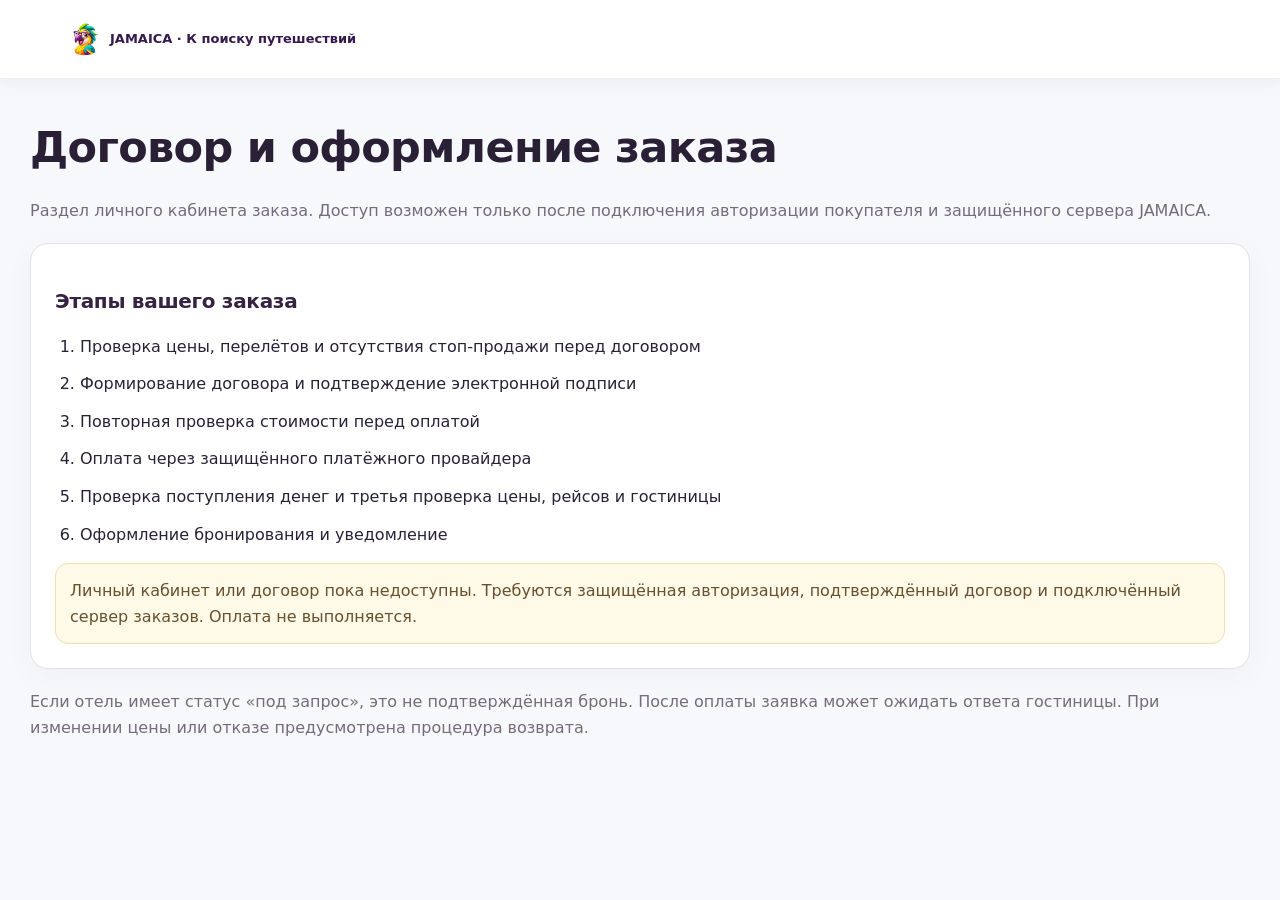
<file: account.html>
<!doctype html>
<html lang="ru"><head><meta charset="utf-8"><meta name="viewport" content="width=device-width,initial-scale=1">
<meta name="robots" content="noindex,nofollow"><meta name="theme-color" content="#35194f">
<title>Заказ и договор — JAMAICA</title>
<link rel="shortcut icon" href="./favicon.ico?v=20261122b" type="image/x-icon">
<link rel="icon" type="image/png" sizes="64x64" href="./favicon.png?v=20261122b">
<link rel="apple-touch-icon" href="./favicon.png?v=20261122b">
<style>
:root{--ink:#2e2241;--purple:#35194f;--teal:#007f86;--line:#e5dbe8;--bg:#fbfaf7}
*{box-sizing:border-box}body{margin:0;background:var(--bg);color:var(--ink);font:16px/1.55 system-ui,-apple-system,Arial,sans-serif}
nav{background:var(--purple);padding:20px}nav a{color:white;text-decoration:none;font-weight:800}
main{max-width:820px;margin:34px auto 80px;padding:0 16px}h1{font-size:clamp(28px,5vw,43px);margin:0 0 8px}
h2{font-size:20px}.sub{color:#756b7c}section{background:#fff;border:1px solid var(--line);border-radius:20px;padding:24px;margin:20px 0}
button,.btn{display:inline-block;padding:13px 19px;border:0;border-radius:11px;color:#fff;background:var(--teal);cursor:pointer;font:700 15px system-ui;text-decoration:none;margin:7px 8px 7px 0}
button:disabled{opacity:.45;cursor:not-allowed}button.secondary{color:var(--teal);border:1px solid var(--teal);background:white}
.note{border-radius:12px;border:1px solid #e9d8a5;background:#fff7dc;padding:14px;margin-top:12px}
ol{padding-left:25px}li{margin:12px 0}.hide{display:none!important}
iframe{border:1px solid var(--line);border-radius:14px;width:100%;height:580px}
a:focus-visible,button:focus-visible{outline:3px solid #f5c452;outline-offset:3px}
</style>
<link rel="stylesheet" href="./assets/jamaica-app-pages.css"></head>
<body class="jamaicaAppPage"><nav><a href="./"><picture><source srcset="./assets/jamaica-parrot-logo-v2.avif" type="image/avif"><img src="./assets/jamaica-parrot-mark.svg" alt="" aria-hidden="true" width="34" height="34" style="width:34px;height:34px;object-fit:contain;vertical-align:middle;margin-right:8px"></picture>JAMAICA · К поиску путешествий</a></nav>
<main>
<h1>Договор и оформление заказа</h1>
<p class="sub">Раздел личного кабинета заказа. Доступ возможен только после подключения авторизации покупателя и защищённого сервера JAMAICA.</p>
<section>
<h2>Этапы вашего заказа</h2>
<ol>
<li>Проверка цены, перелётов и отсутствия стоп-продажи перед договором</li>
<li>Формирование договора и подтверждение электронной подписи</li>
<li>Повторная проверка стоимости перед оплатой</li>
<li>Оплата через защищённого платёжного провайдера</li>
<li>Проверка поступления денег и третья проверка цены, рейсов и гостиницы</li>
<li>Оформление бронирования и уведомление</li>
</ol>
<div class="note" id="orderMessage" role="status" aria-live="polite">Загружаем сведения о договоре…</div>
<div id="currentOrder" class="sub"></div>
<div id="actions" class="hide">
<a id="signLink" class="btn hide" rel="noopener noreferrer" target="_blank">Открыть договор для электронной подписи</a>
<button id="verifySign" class="secondary hide">Проверить подпись у провайдера</button>
<button id="initiatePay" class="hide">Проверить цену № 2 и оплатить подписанный договор</button>
<button id="refreshOrder" class="secondary">Обновить статус заказа</button>
</div>
<div id="payment" class="hide"><h2>Оплата после проверенной подписи</h2>
<p class="sub">Сумма повторно сверяется с подписанным договором. Платёж подтверждается только сервером; возврат с платёжной страницы не доказывает оплату.</p>
<iframe title="Форма оплаты платёжного провайдера" id="providerFrame" referrerpolicy="no-referrer" sandbox="allow-forms allow-scripts allow-same-origin"></iframe></div>
</section>
<p class="sub">Если отель имеет статус «под запрос», это не подтверждённая бронь. После оплаты заявка может ожидать ответа гостиницы. При изменении цены или отказе предусмотрена процедура возврата.</p>
</main>
<script>
(function(){
"use strict";
const $=id=>document.getElementById(id);
let api="",pspOrigin="",signOrigin="",order=null,authToken="";
const msg=value=>$("orderMessage").textContent=value;
function allowedUrl(raw,expected){
 try{
  const url=new URL(raw),origin=new URL(expected);
  if(url.protocol!=="https:"||url.username||url.password||url.origin!==origin.origin)return null;
  return url.href;
 }catch(e){return null;}
}
function authHeaders(json=false){
 const headers={"Authorization":"Bearer "+authToken,"X-Jamaica-Order-Access":order.status_token};
 if(json)headers["Content-Type"]="application/json";
 return headers;
}
async function server(method,path,body){
 const response=await fetch(api+path,{method,credentials:"omit",cache:"no-store",
   headers:authHeaders(body!==undefined),body:body===undefined?undefined:JSON.stringify(body)});
 if(!response.ok)throw Error("ORDER_API_REJECTED");
 return response.json();
}
function showStatus(status){
 const labels={
  "CONTRACT_CREATING":"Формируется договор",
  "AWAITING_SIGNATURE":"Договор создан. Подпишите его с помощью проверяемого провайдера",
  "CONTRACT_SIGNED":"Электронная подпись проверена сервером. Можно повторно проверить цену и перейти к оплате",
  "PAYMENT_CREATING":"Создаётся платёж",
  "PAYMENT_PENDING":"Ожидается подтверждение поступления денег",
  "PAID_RECHECK_REQUIRED":"Деньги получены, выполняется третья проверка перед заявкой",
  "BOOKING_IN_PROGRESS":"Бронирование оформляется",
  "BOOKED":"Бронирование подтверждено",
  "SUPPLIER_ON_REQUEST":"Заявка создана, гостиница ещё ожидает подтверждения",
  "SUPPLIER_SUBMITTED":"Заявка передана на бронирование, подтверждение ещё не получено",
  "BOOKING_RECONCILIATION_REQUIRED":"Требуется проверка статуса бронирования. Не оплачивайте повторно",
  "REFUND_REQUIRED":"Оплата получена, но бронирование не состоялось. Запущена процедура возврата",
  "REFUND_PENDING":"Возврат запрошен у платёжного провайдера; ожидается подтверждение",
  "REFUNDED":"Возврат подтверждён",
  "PAYMENT_FAILED":"Оплата не подтверждена",
  "CONTRACT_FAILED":"Не удалось сформировать договор"
 };
 msg(labels[status]||"Статус заказа уточняется. Не оплачивайте повторно без проверки.");
 $("signLink").classList.toggle("hide",status!=="AWAITING_SIGNATURE");
 $("verifySign").classList.toggle("hide",status!=="AWAITING_SIGNATURE");
 $("initiatePay").classList.toggle("hide",status!=="CONTRACT_SIGNED");
 if(status==="BOOKED"||status==="REFUNDED"){
   $("signLink").classList.add("hide");
   $("initiatePay").classList.add("hide");
 }
}
async function status(){
 const result=await server("GET","/v1/contract-orders/"+encodeURIComponent(order.order_id));
 if(typeof result.status!=="string")throw Error("INVALID_ORDER_STATE");
 showStatus(result.status);
 return result.status;
}
async function init(){
 try{
  const raw=sessionStorage.getItem("jamaica_current_order");
  const configResponse=await fetch("./checkout-config.json",{cache:"no-store"});
  if(!configResponse.ok)throw Error("CONFIG_UNAVAILABLE");
  const cfg=await configResponse.json();
  authToken=sessionStorage.getItem("jamaica_auth_token")||"";
  order=JSON.parse(raw||"null");
  if(!cfg||cfg.contract_first_enabled!==true||cfg.trusted_signature_enabled!==true||
     cfg.auth_api_enabled!==true||cfg.live_booking_enabled!==true||
     cfg.payments_enabled!==true||!order||
     !/^[a-zA-Z0-9_-]{8,100}$/.test(order.order_id||"")||
     typeof order.status_token!=="string"||order.status_token.length<32||
     authToken.length<32)throw Error("ACCOUNT_NOT_CONFIGURED");
  const u=new URL(cfg.api_base_url);
  if(u.protocol!=="https:"||u.username||u.password||u.search||u.hash)throw Error("UNSAFE_API");
  api=u.href.replace(/\/$/,"");
  pspOrigin=cfg.payment_iframe_origin;
  signOrigin=cfg.signing_origin;
  const link=allowedUrl(order.signing_url,signOrigin);
  if(!link||!allowedUrl(pspOrigin,pspOrigin))throw Error("UNTRUSTED_PROVIDER");
  $("signLink").href=link;
  $("currentOrder").textContent="Заказ: "+order.order_id;
  $("actions").classList.remove("hide");
  await status();
 }catch(e){
  msg("Личный кабинет или договор пока недоступны. Требуются защищённая авторизация, подтверждённый договор и подключённый сервер заказов. Оплата не выполняется.");
 }
}
$("verifySign").addEventListener("click",async()=>{
 $("verifySign").disabled=true;
 try{
  const result=await server("POST","/v1/contract-orders/"+encodeURIComponent(order.order_id)+"/verify-signature",{});
  if(result.status!=="CONTRACT_SIGNED")throw Error("SIGNATURE_NOT_CONFIRMED");
  showStatus("CONTRACT_SIGNED");
 }catch(e){msg("Провайдер ещё не подтвердил электронную подпись. Оплата запрещена.");}
 finally{$("verifySign").disabled=false;}
});
$("initiatePay").addEventListener("click",async()=>{
 $("initiatePay").disabled=true;
 try{
  const response=await server("POST","/v1/contract-orders/"+encodeURIComponent(order.order_id)+"/payment",{});
  if(response.status!=="PAYMENT_READY"||
     !Number.isSafeInteger(response.total_rub)||response.total_rub<=0)
     throw Error("PAYMENT_NOT_READY");
  const url=allowedUrl(response.payment_iframe_url,pspOrigin);
  if(!url)throw Error("PSP_ORIGIN_REJECTED");
  $("providerFrame").src=url;
  $("payment").classList.remove("hide");
  showStatus("PAYMENT_PENDING");
 }catch(e){msg("Нет подтверждения подписи, повторной цены, рейсов, номера или платёжного провайдера. Оплата не началась.");}
 finally{$("initiatePay").disabled=false;}
});
$("refreshOrder").addEventListener("click",async()=>{
 $("refreshOrder").disabled=true;
 try{await status();}
 catch(e){msg("Не удалось получить подтверждённый статус. Не оплачивайте повторно.");}
 finally{$("refreshOrder").disabled=false;}
});
init();
})();
</script>
</body></html>
</file>
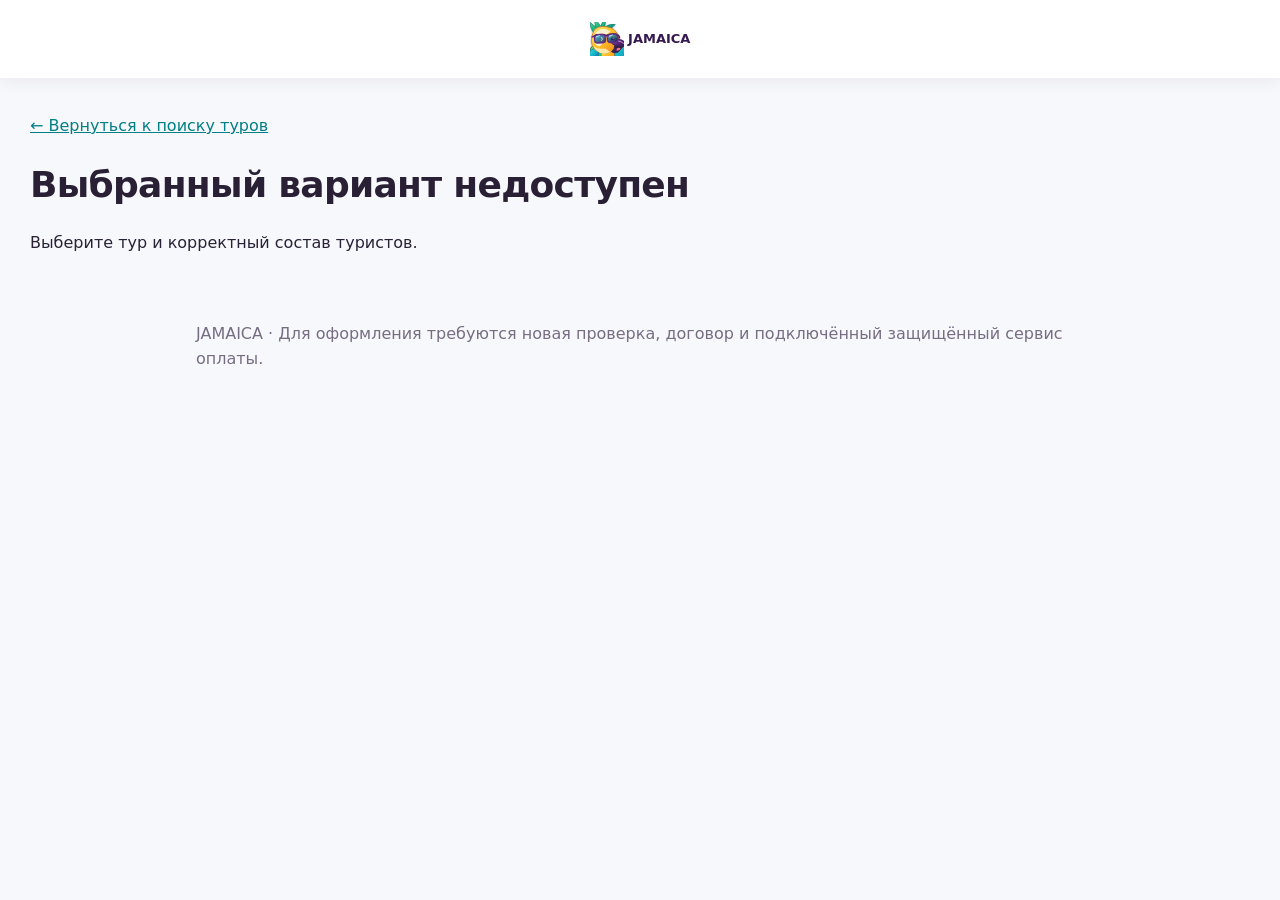
<file: application-detail.html>
<!doctype html>
<html lang="ru">
<head>
<meta charset="utf-8"><meta name="viewport" content="width=device-width,initial-scale=1">
<meta name="robots" content="noindex,follow"><meta name="theme-color" content="#35194f">
<title>Выбранное путешествие — JAMAICA</title>
<link rel="icon" href="./favicon.png" type="image/png">
<link rel="stylesheet" href="./assets/jamaica-app-pages.css">
<style>
*{box-sizing:border-box}body{margin:0;background:#fcfaf6;color:#2d2140;font:16px/1.6 system-ui,sans-serif}
nav{background:#35194f;color:white;padding:18px max(18px,calc((100% - 920px)/2));display:flex;align-items:center;gap:12px}nav a{color:white;text-decoration:none;font-weight:800}main{max-width:920px;margin:24px auto;padding:0 16px}section{background:white;border:1px solid #e8dfe8;border-radius:18px;padding:22px;margin-bottom:18px}h1{font-size:clamp(24px,4vw,36px);line-height:1.2}h2{font-size:21px}dl{display:grid;grid-template-columns:minmax(100px,1fr) 2fr;gap:9px}dt{color:#73697c}dd{margin:0;overflow-wrap:anywhere;font-weight:650}button{background:#007f86;color:white;border:0;border-radius:12px;padding:12px 18px;font:inherit;font-weight:700;cursor:pointer}a{color:#007f86}textarea{width:100%;font:inherit;padding:10px;border:1px solid #d9d1dc;border-radius:8px}button:focus-visible,a:focus-visible{outline:3px solid #f5c452;outline-offset:3px}[hidden]{display:none!important}.price{font-size:28px;color:#35194f;font-weight:800}.note{color:#73697c}footer{max-width:920px;margin:20px auto;padding:0 16px;color:#73697c}
</style></head>
<body class="jamaicaAppPage">
<nav><a href="./"><img src="./assets/jamaica-parrot-mark.svg" width="34" height="34" alt="" style="vertical-align:middle"> JAMAICA</a></nav>
<main><a href="./#offers">← Вернуться к поиску туров</a>
<h1 id="heading">Проверяем выбранный вариант…</h1>
<p id="status" role="status" aria-live="polite">Загружаем свежие подтверждения.</p>
<section id="details" hidden><h2>Параметры путешествия</h2><dl id="facts"></dl>
<h2>Стоимость на момент наблюдения</h2><div class="price" id="price"></div>
<p id="priceNote" class="note"></p>
<p class="note">Стоимость на момент проверки включает обязательные сборы. Это не бронь, не окончательная котировка и не разрешение на оплату. Подтверждение действительно не более 15 минут.</p>
</section>
<section id="customerInquiry" hidden></section>
<section id="save" hidden><h2>Сохранить параметры</h2>
<p>Скопируйте выбранное путешествие для дальнейшего расчёта. Заявка не отправляется.</p>
<textarea id="selection" readonly rows="7" aria-label="Параметры путешествия"></textarea>
<button id="copy" type="button">Скопировать параметры</button>
<p id="copyStatus" role="status" aria-live="polite"></p></section>
</main><footer>JAMAICA · Для оформления требуются новая проверка, договор и подключённый защищённый сервис оплаты.</footer>
<script src="./scripts/traveler-party.js"></script>
<script src="./scripts/application-reference.js"></script>
<script src="./scripts/customer-inquiry.js"></script>
<script>
(function(){
"use strict";
const $=id=>document.getElementById(id),params=new URLSearchParams(location.search);
const id=params.get("id")||"",T=window.JamaicaTravelers,rooms=T.fromQuery(params),R=window.JamaicaApplicationReference;
let selected=null,loading=false;
void window.JamaicaCustomerInquiry.mount($("customerInquiry"),{getSelection:()=>selected,rooms,isCurrent:row=>R.eligible(row)&&row.depart_date>new Date().toISOString().slice(0,10)});
function clear(message){
 selected=null;$("details").hidden=true;$("save").hidden=true;
 $("selection").value="";$("price").textContent="";$("facts").replaceChildren();
 $("heading").textContent="Выбранный вариант недоступен";$("status").textContent=message;
}
function fact(key,value){const dt=document.createElement("dt"),dd=document.createElement("dd");dt.textContent=key;dd.textContent=value;$("facts").append(dt,dd);}
function display(row){
 selected=row;$("heading").textContent=row.country+" · "+row.hotel;
 $("status").textContent="Свежая стоимость найдена. Для покупки требуется повторный расчёт.";
 $("facts").replaceChildren();
 for(const [key,value] of [["Вылет из",row.origin],["Курорт",row.resort],["Дата",row.depart_date],["Ночей",String(row.nights)],["Тип номера",row.room],["Туристы",T.description(rooms)]])fact(key,value);
 const pair=T.isTwoAdults(rooms);
 $("price").textContent=pair?new Intl.NumberFormat("ru-RU").format(row.price_reference_rub)+" ₽ за двух взрослых":"Требуется отдельный расчёт";
 $("priceNote").textContent=pair?"Цена с обязательными сборами на "+new Date(row.price_observed_at_utc).toLocaleString("ru-RU")+"; может измениться.":"Цена двух взрослых не переносится на другой состав туристов.";
 $("selection").value=["JAMAICA — выбранное путешествие",row.id,row.country+" · "+row.hotel,row.origin+" · "+row.depart_date+" · "+row.nights+" ноч.","Номер: "+row.room,T.description(rooms),"Необходимо повторно проверить стоимость и места. Заявка не отправлена."].join("\n");
 $("details").hidden=false;$("save").hidden=false;$("copyStatus").textContent="";
}
async function refresh(){
 if(loading)return;
 if(!/^pg_[a-f0-9]{24}$/.test(id)||!rooms){clear("Выберите тур и корректный состав туристов.");return;}
 loading=true;
 try{const row=(await R.load()).find(x=>x.id===id);
  if(row&&R.eligible(row))display(row);
  else clear("Свежего подтверждения нет. Вернитесь в поиск за актуальными предложениями.");
 }finally{loading=false;}
}
$("copy").addEventListener("click",async()=>{
 if(!selected||!R.eligible(selected)){clear("Срок подтверждения истёк. Обновите поиск.");return;}
 try{await navigator.clipboard.writeText($("selection").value);$("copyStatus").textContent="Скопировано. Заявка не отправлена.";}
 catch{$("selection").focus();$("selection").select();$("copyStatus").textContent="Текст выделен для ручного копирования.";}
});
void refresh();
setInterval(()=>{if(selected&&!R.eligible(selected))clear("Срок подтверждения истёк. Обновите поиск.");},15000);
document.addEventListener("visibilitychange",()=>{if(document.visibilityState==="visible")void refresh();});
})();
</script></body></html>
</file>
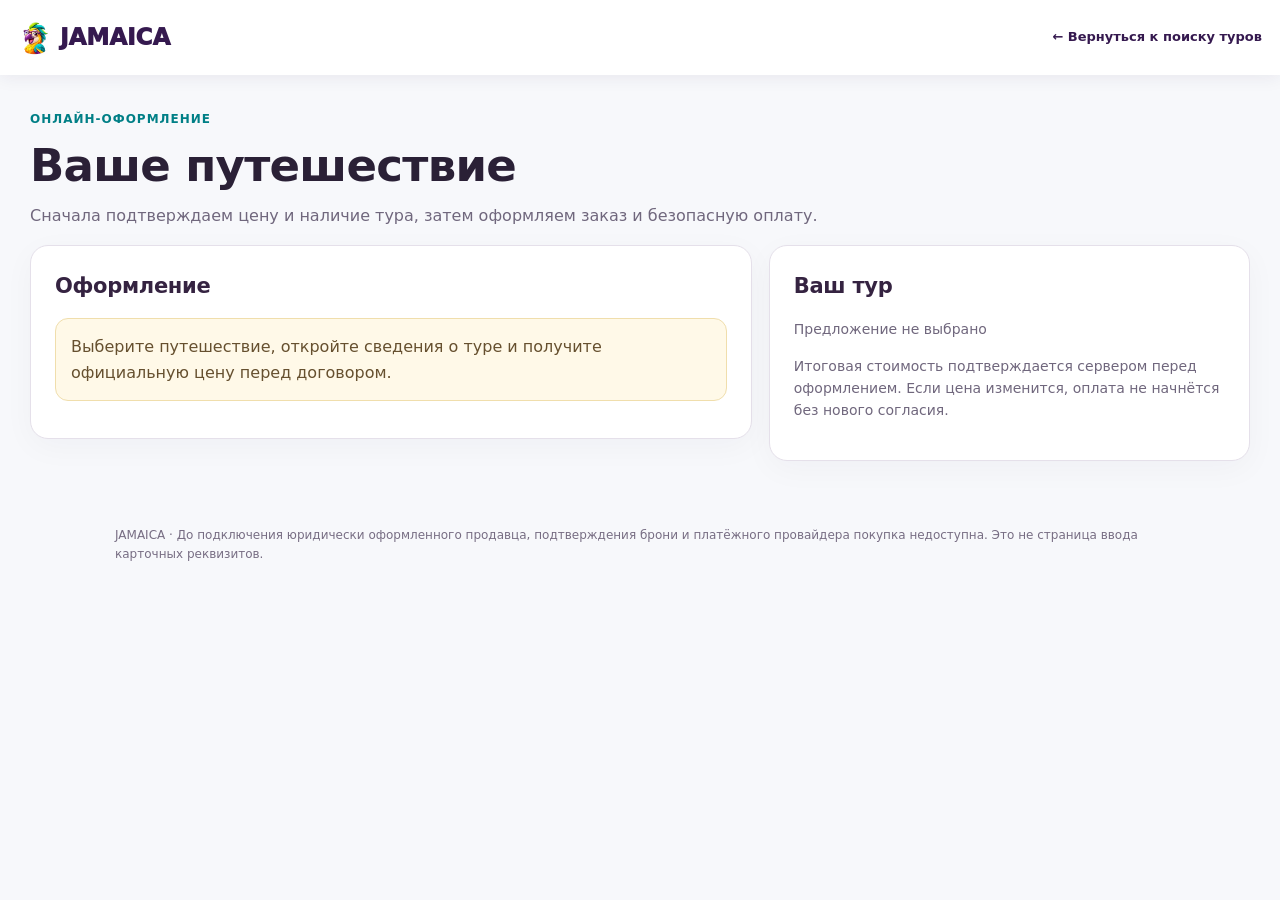
<file: checkout.html>
<!doctype html>
<html lang="ru"><head>
<meta charset="utf-8"><meta name="viewport" content="width=device-width,initial-scale=1">
<meta name="robots" content="noindex,nofollow">
<meta name="theme-color" content="#35194f">
<title>Оформление тура — JAMAICA</title>
<link rel="shortcut icon" href="./favicon.ico?v=20261122b" type="image/x-icon">
<link rel="icon" type="image/png" sizes="64x64" href="./favicon.png?v=20261122b">
<link rel="apple-touch-icon" href="./favicon.png?v=20261122b">
<style>
:root{--violet:#35194f;--teal:#007f86;--gold:#f5c452;--ink:#2d2140;--muted:#70677d;--border:#e6dce9;--bg:#fbfaf7}
*{box-sizing:border-box}body{margin:0;background:var(--bg);color:var(--ink);font:16px/1.55 system-ui,-apple-system,Arial,sans-serif}a{color:var(--teal)}
nav{background:var(--violet);color:white}.nav{width:min(1050px,calc(100% - 30px));margin:auto;min-height:70px;display:flex;justify-content:space-between;align-items:center;gap:12px}.nav a{color:white;text-decoration:none;font-weight:800}.brand{font-size:22px}.back{font-size:14px}
main{width:min(1050px,calc(100% - 30px));margin:36px auto 75px}.tag{color:var(--teal);font-size:12px;font-weight:900;letter-spacing:1px;text-transform:uppercase}.title{font-size:clamp(29px,5vw,45px);line-height:1.15;margin:11px 0}.lead{color:var(--muted);margin-top:0}
.grid{display:grid;grid-template-columns:1.2fr .8fr;gap:18px;align-items:start}.card{background:white;border:1px solid var(--border);border-radius:20px;padding:24px;box-shadow:0 11px 40px #35194f0b}.card h2{font-size:21px;margin:0 0 15px}.muted{color:var(--muted);font-size:14px}.summaryRow{display:flex;align-items:start;justify-content:space-between;border-bottom:1px solid var(--border);padding:11px 0;gap:15px}.summaryRow:last-child{border-bottom:0}.summaryRow strong{text-align:right}.price{font-size:29px;font-weight:900;color:var(--violet)}
.fields{display:grid;grid-template-columns:1fr 1fr;gap:13px}.field{display:flex;flex-direction:column;gap:5px}.field.full{grid-column:1/-1}.field label{font-size:13px;font-weight:800}.field input{height:46px;padding:10px 12px;border:1px solid #d8cfe0;border-radius:11px;width:100%;min-width:0}.field input:focus{outline:2px solid #009b9e;outline-offset:1px}
.btn{border:0;border-radius:12px;background:var(--teal);color:white;padding:13px 18px;font-weight:850;font-size:15px;cursor:pointer;min-height:48px}.btn:disabled{opacity:.55;cursor:not-allowed}.outline{background:#f3eef5;color:var(--violet)}.alert{background:#fff6dc;border:1px solid #eeddb0;border-radius:12px;padding:15px;margin:13px 0;color:#624b25}.info{background:#edf8f6;border:1px solid #b6deda;border-radius:12px;padding:15px;margin:13px 0;color:#195d60}
footer{width:min(1050px,calc(100% - 30px));margin:0 auto 25px;color:var(--muted);font-size:12px}.hide{display:none!important}.consent{display:flex;align-items:flex-start;gap:10px;margin:18px 0;font-size:13px}.consent input{width:18px;height:18px;flex-shrink:0}iframe{width:100%;height:560px;border:1px solid var(--border);border-radius:14px}button:focus-visible,a:focus-visible,input:focus-visible{outline:3px solid var(--gold);outline-offset:2px}
@media(max-width:750px){.grid{grid-template-columns:1fr}.fields{grid-template-columns:1fr}.card{padding:18px}}
</style>
<link rel="stylesheet" href="./assets/jamaica-app-pages.css"></head>
<body class="jamaicaAppPage"><nav><div class="nav"><a class="brand" href="./"><picture><source srcset="./assets/jamaica-parrot-logo-v2.avif" type="image/avif"><img src="./assets/jamaica-parrot-mark.svg" alt="" aria-hidden="true" width="34" height="34" style="width:34px;height:34px;object-fit:contain;vertical-align:middle;margin-right:8px"></picture>JAMAICA</a><a class="back" href="./#offers">← Вернуться к поиску туров</a></div></nav>
<main><div class="tag">Онлайн-оформление</div><h1 class="title">Ваше путешествие</h1><p class="lead">Сначала подтверждаем цену и наличие тура, затем оформляем заказ и безопасную оплату.</p>
<div class="grid"><section class="card">
<h2>Оформление</h2><div id="status" class="alert" role="status" aria-live="polite">Проверяем выбранное предложение…</div>
<div id="sellerInfo" class="info hide"></div>
<form id="checkoutForm" class="hide">
<h3>Контактные данные</h3>
<div class="fields"><div class="field"><label for="firstName">Имя покупателя</label><input id="firstName" autocomplete="given-name" maxlength="80" required></div>
<div class="field"><label for="lastName">Фамилия покупателя</label><input id="lastName" autocomplete="family-name" maxlength="80" required></div>
<div class="field"><label for="email">E-mail для документов</label><input id="email" type="email" autocomplete="email" maxlength="150" required></div>
<div class="field"><label for="phone">Телефон</label><input id="phone" type="tel" autocomplete="tel" maxlength="30" required></div></div>
<p class="muted">Состав туристов, паспортные данные и условия въезда уточняются сервером бронирования после подтверждения цены. Реквизиты банковской карты JAMAICA не запрашивает.</p>
<label class="consent"><input type="checkbox" id="termsAccept" required><span>Я ознакомился с <a id="termsLink" href="#" target="_blank" rel="noopener">условиями покупки</a>, <a id="privacyLink" href="#" target="_blank" rel="noopener">обработкой данных</a> и данными продавца.</span></label>
<label class="consent"><input type="checkbox" id="onRequestAccept"><span>Разрешаю оформление гостиницы со статусом «под запрос» и понимаю, что подтверждение номера может быть получено позже. Если отель откажет, применяется согласованный порядок возврата.</span></label>
<button type="submit" class="btn" id="payButton">Сформировать договор для подписания</button>
</form>
<div id="paymentContainer" class="hide"><h3>Безопасная оплата</h3><p class="muted">Оплата проводится через встроенную защищённую форму платёжного провайдера.</p><iframe id="providerFrame" title="Защищённая платёжная форма" referrerpolicy="no-referrer" sandbox="allow-scripts allow-forms allow-same-origin"></iframe><button type="button" id="checkOrder" class="btn outline">Проверить статус покупки</button><div id="orderStatus" role="status" aria-live="polite"></div></div>
</section><aside class="card"><h2>Ваш тур</h2><div id="itinerary" class="muted">Предложение не выбрано</div><div id="price" class="price"></div><p class="muted">Итоговая стоимость подтверждается сервером перед оформлением. Если цена изменится, оплата не начнётся без нового согласия.</p></aside></div>
</main><footer>JAMAICA · До подключения юридически оформленного продавца, подтверждения брони и платёжного провайдера покупка недоступна. Это не страница ввода карточных реквизитов.</footer>
<script>
(function(){
"use strict";
const $=id=>document.getElementById(id);
let selected=null,config=null,orderId=null,statusToken=null;
const st=(message,kind)=>{$("status").textContent=message;$("status").className=kind==="ok"?"info":"alert";};
const dateOK=d=>typeof d==="string"&&/^\d{4}-\d{2}-\d{2}$/.test(d)&&Date.parse(d+"T23:59:59Z")>=Date.now();
function validOffer(o){
 if(!o||!(/^[a-zA-Z0-9_-]{8,100}$/.test(o.id||"")))return false;
 if(o.publish_approved!==true||o.quote_verified!==true||o.availability_verified!==true||o.flights_out_green!==true||o.flights_back_green!==true||o.price_scope_verified!==true||o.total_two_verified!==true)return false;
 if(o.flight_pair_evidence_verified!==true)return false;
 if(o.sale_policy!=="BG_BEST_PRICE_TWO_FLIGHTS"||
    o.best_price_required!==true||o.best_price_verified!==true)return false;
 if(o.adults!==2||o.children!==0||!Number.isInteger(o.total_rub)||o.total_rub<=0||!Number.isInteger(o.nights)||o.nights<3||o.nights>180)return false;
 if(typeof o.destination!=="string"||typeof o.hotel!=="string"||!dateOK(o.depart_date))return false;
 const updated=Date.parse(o.quote_verified_at),expiry=Date.parse(o.expires_at),now=Date.now();
 return Number.isFinite(updated)&&now-updated>=-60000&&now-updated<20*60*1000&&Number.isFinite(expiry)&&expiry>now;
}
function safeApiBase(base){
 if(typeof base!=="string"||!base)return "";
 try{
 const url=new URL(base);
 if(url.protocol!=="https:"||url.username||url.password||url.search||url.hash)return "";
 return url.href.replace(/\/$/,"");
 }catch(e){return "";}
}
function ready(c){
 return c&&c.schema==="jamaica.checkout-config.v1"&&c.live_booking_enabled===true&&c.payments_enabled===true&&
 c.contract_first_enabled===true&&c.trusted_signature_enabled===true&&c.auth_api_enabled===true&&
 typeof c.signing_origin==="string"&&c.signing_origin.startsWith("https://")&&
 safeApiBase(c.api_base_url)&&typeof c.payment_iframe_origin==="string"&&c.payment_iframe_origin.startsWith("https://")&&
 typeof c.seller_legal_name==="string"&&c.seller_legal_name.trim().length>5&&
 typeof c.seller_registration==="string"&&c.seller_registration.trim().length>3&&
 typeof c.terms_url==="string"&&c.terms_url.startsWith("https://")&&
 typeof c.privacy_url==="string"&&c.privacy_url.startsWith("https://")&&
 typeof c.terms_version==="string"&&c.terms_version.length>2;
}
function draw(o){
 const summary=$("itinerary");summary.replaceChildren();
 const rows=[
 ["Страна",o.destination],["Город вылета",o.origin],["Отель",o.hotel],
 ["Вылет",o.depart_date],["Продолжительность",o.nights+" ночей"],
 ["Туристы",o.adults+" взрослых"+(o.children?", "+o.children+" детей":"")]];
 for(const [key,val] of rows){const row=document.createElement("div");row.className="summaryRow";const k=document.createElement("span"),v=document.createElement("strong");k.textContent=key;v.textContent=String(val);row.append(k,v);summary.append(row);}
 $("price").textContent=o.total_rub.toLocaleString("ru-RU")+" ₽ за двоих";
}
async function init(){
 const params=new URLSearchParams(location.search);
 const quoteId=params.get("quote")||"";
 const offerId=params.get("offer")||"";
 if(!/^[a-zA-Z0-9_-]{8,100}$/.test(quoteId||offerId)){
   st("Выберите путешествие, откройте сведения о туре и получите официальную цену перед договором.");
   return;
 }
 try{
  const configResponse=await fetch("./checkout-config.json",{cache:"no-store"});
  if(!configResponse.ok)throw Error("CONFIG_UNAVAILABLE");
  config=await configResponse.json();
  if(!ready(config)){
   st("Выбранный тур пока нельзя оформить: проверенный электронный договор, авторизация, бронирование и платёжный провайдер не подключены. Оплата недоступна.");
   return;
  }
  if(quoteId){
   const authToken=sessionStorage.getItem("jamaica_auth_token")||"";
   if(authToken.length<32)throw Error("BUYER_AUTH_REQUIRED");
   const endpoint=safeApiBase(config.api_base_url)+"/v1/private-quotes/"+encodeURIComponent(quoteId);
   const response=await fetch(endpoint,{credentials:"omit",cache:"no-store",
     headers:{"Authorization":"Bearer "+authToken}});
   if(!response.ok)throw Error("AUTHORITATIVE_QUOTE_UNAVAILABLE");
   const result=await response.json();
   selected=result.offer;
   if(!selected||selected.id!==quoteId)throw Error("QUOTE_ID_MISMATCH");
  }else{
   const response=await fetch("./verified-offers.json",{cache:"no-store"});
   if(!response.ok)throw Error("CONFIRMED_FEED_UNAVAILABLE");
   const feed=await response.json();
   if(feed.schema!=="jamaica.verified-offers.v1"||!Array.isArray(feed.offers))
     throw Error("INVALID_CONFIRMED_FEED");
   selected=feed.offers.find(o=>o&&o.id===offerId);
  }
  if(!validOffer(selected)){
   st("Котировка устарела или не соответствует выбранному туру. Получите новую цену перед договором.");
   return;
  }
  draw(selected);
  const pspOrigin=new URL(config.payment_iframe_origin);
  if(pspOrigin.origin!==config.payment_iframe_origin.replace(new RegExp("/$"),""))
    throw Error("UNTRUSTED_PAYMENT_ORIGIN");
  $("sellerInfo").textContent="Продавец: "+config.seller_legal_name+
    " · Регистрация: "+config.seller_registration;
  $("sellerInfo").classList.remove("hide");
  $("termsLink").href=config.terms_url;
  $("privacyLink").href=config.privacy_url;
  $("checkoutForm").classList.remove("hide");
  st("Стоимость № 1 проверена. Следующий шаг — создание договора и его электронная подпись. Оплата пока невозможна.","ok");
 }catch(e){
  st("Не удалось загрузить подписываемую котировку или личный кабинет. Оплата не начата.");
 }
}
$("checkoutForm").addEventListener("submit",async ev=>{
 ev.preventDefault();
 if(!selected||!ready(config)||!$("checkoutForm").reportValidity())return;
 const authToken=sessionStorage.getItem("jamaica_auth_token");
 if(!authToken||authToken.length<32){
   st("Для оформления договора требуется вход в личный кабинет. Подключённая авторизация пока недоступна; оплата не начата.");
   return;
 }
 const btn=$("payButton");btn.disabled=true;
 st("Проверяем стоимость № 1 и формируем договор для электронной подписи…");
 try{
   const url=safeApiBase(config.api_base_url)+"/v1/contract-orders/draft";
   const resp=await fetch(url,{method:"POST",headers:{"Content-Type":"application/json",
     "Authorization":"Bearer "+authToken},credentials:"omit",
     body:JSON.stringify({offer_id:selected.id,expected_total_rub:selected.total_rub,
       buyer:{first_name:$("firstName").value.trim(),last_name:$("lastName").value.trim(),
              email:$("email").value.trim(),phone:$("phone").value.trim()},
       terms_version:config.terms_version,terms_accepted:$("termsAccept").checked,
       on_request_accepted:$("onRequestAccept").checked})});
   if(!resp.ok)throw Error("CONTRACT_DRAFT_FAILED");
   const res=await resp.json();
   if(res.status!=="AWAITING_SIGNATURE"||
       !/^[A-Za-z0-9_-]{8,100}$/.test(res.order_id||"")||
       typeof res.status_token!=="string"||res.status_token.length<32)
     throw Error("UNVERIFIED_CONTRACT_RESPONSE");
   const signUrl=new URL(res.signing_url);
   const signOrigin=new URL(config.signing_origin);
   if(signUrl.protocol!=="https:"||signUrl.origin!==signOrigin.origin||
      signUrl.username||signUrl.password)throw Error("SIGNING_PROVIDER_NOT_APPROVED");
   sessionStorage.setItem("jamaica_current_order",JSON.stringify({
     order_id:res.order_id,status_token:res.status_token,signing_url:signUrl.href
   }));
   st("Договор сформирован. Перейдите в личный кабинет заказа для подписания. Деньги не списаны.","ok");
   location.assign("account.html");
 }catch(e){
   st("Не удалось создать проверенный договор. Оплата и бронирование не выполнялись.");
   btn.disabled=false;
 }
});

init();
})();
</script></body></html>
</file>
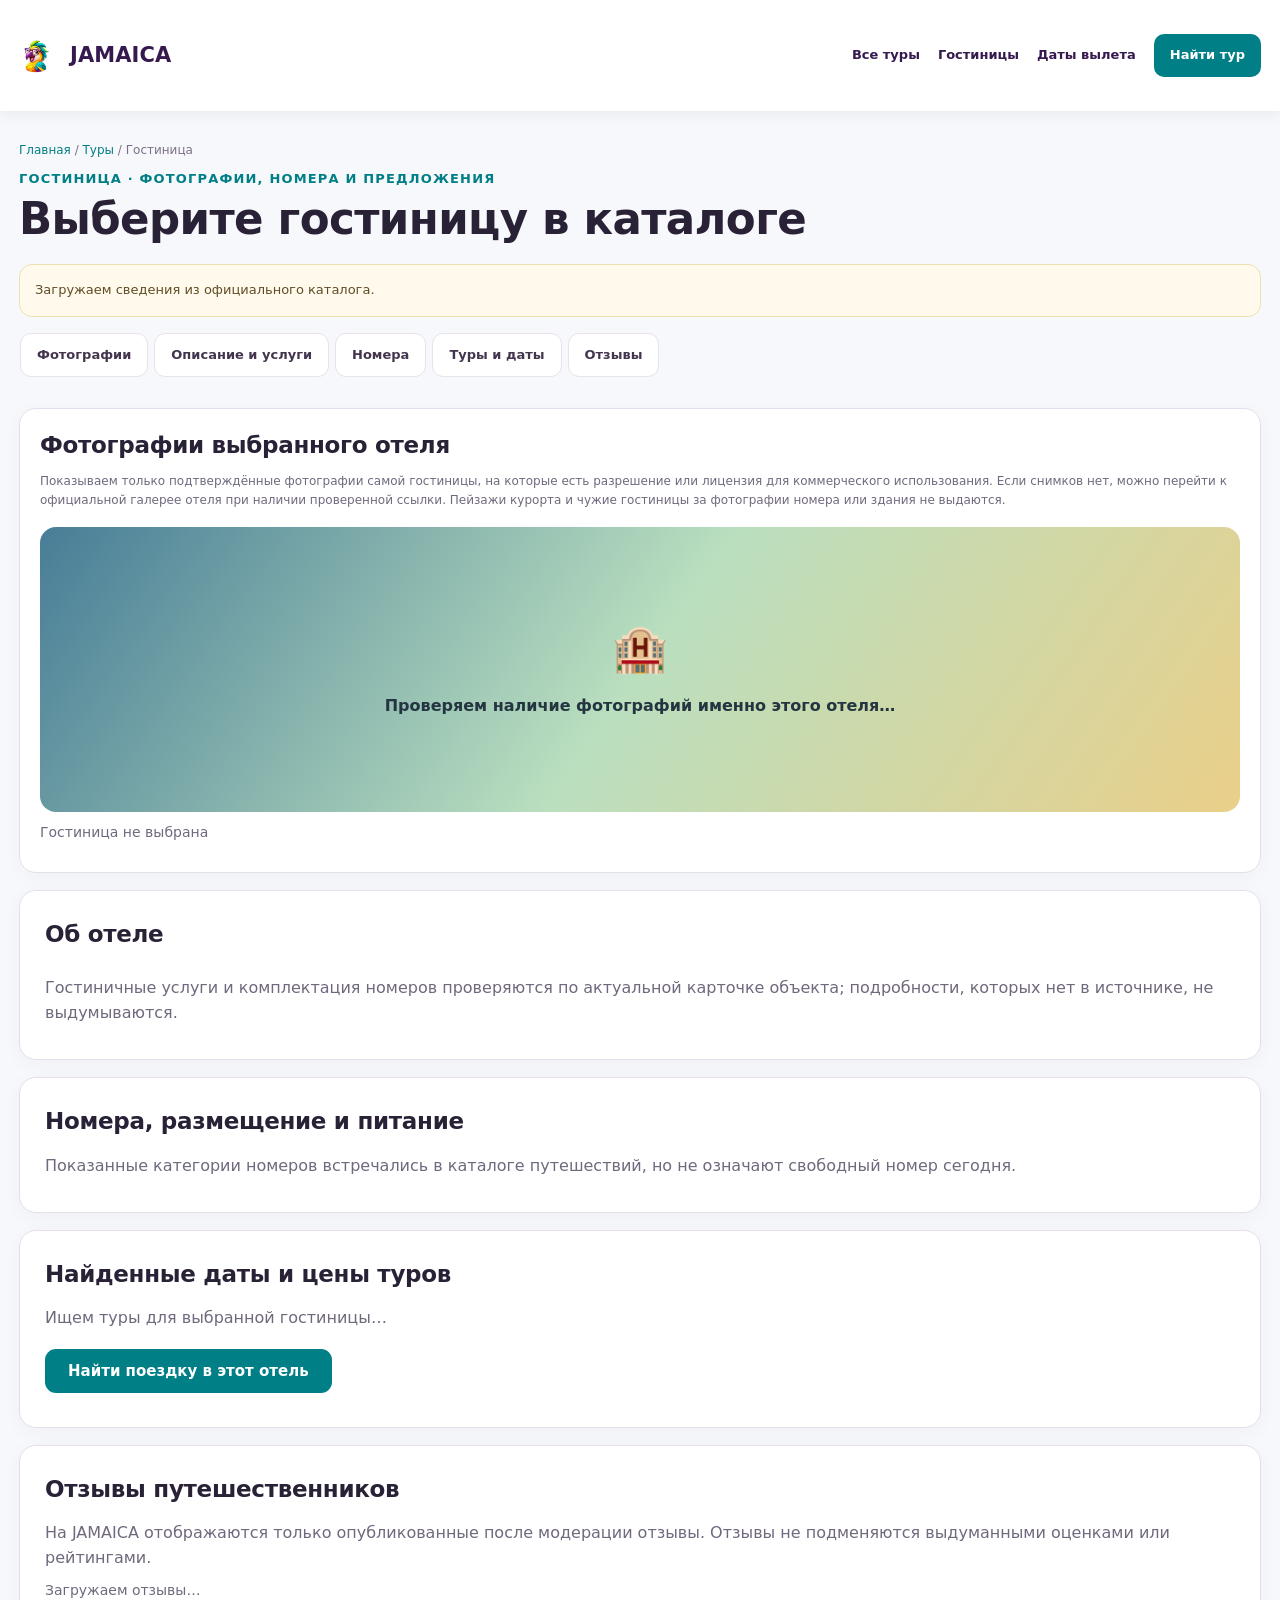
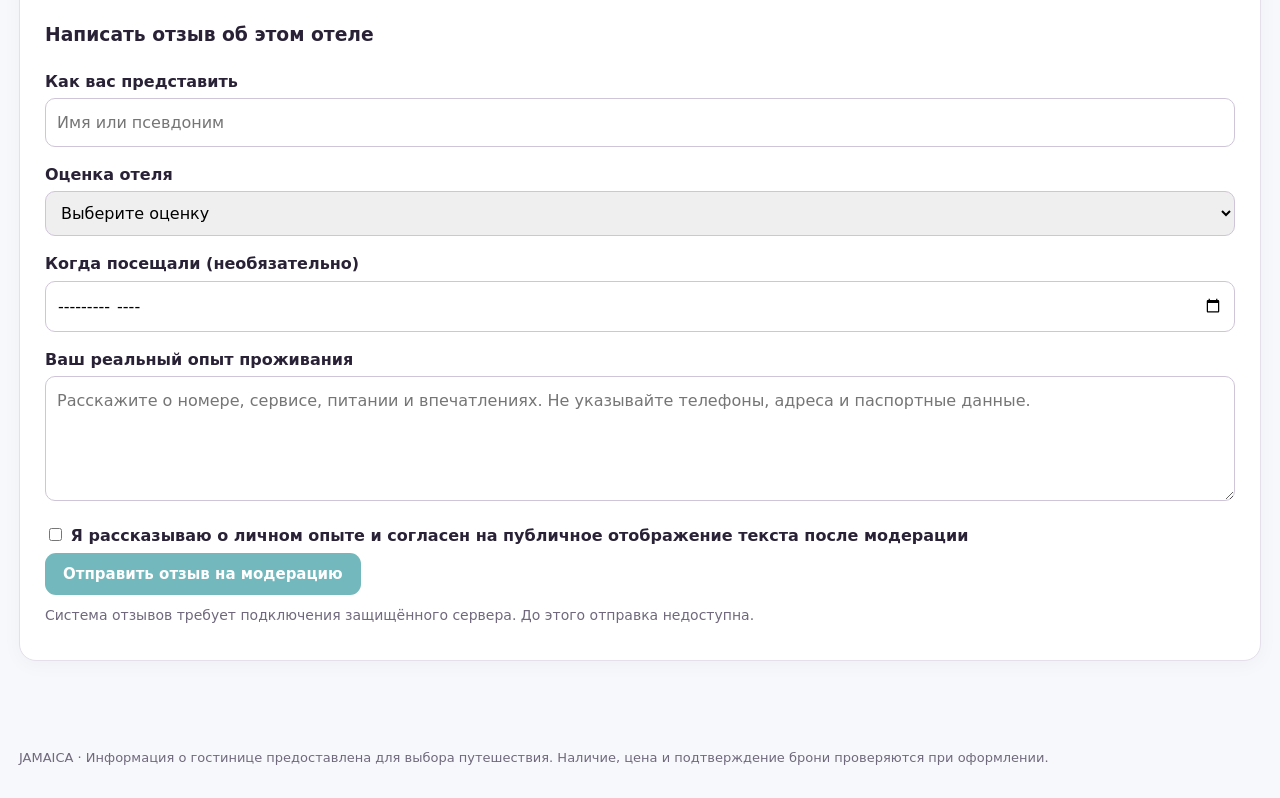
<file: hotel.html>
<!doctype html><html lang="ru"><head>
<meta charset="utf-8"><meta name="viewport" content="width=device-width,initial-scale=1">
<meta name="theme-color" content="#35194f"><meta name="robots" content="index,follow">
<title>Отель — JAMAICA | Фотографии, размещение и отзывы</title>
<link rel="shortcut icon" href="./favicon.ico?v=20261122b" type="image/x-icon">
<link rel="icon" type="image/png" sizes="64x64" href="./favicon.png?v=20261122b">
<link rel="apple-touch-icon" href="./favicon.png?v=20261122b">
<meta name="description" content="Подробности гостиницы: страна, курорт, категория, варианты номеров, найденные даты туров, фотографии с указанием авторства и отзывы путешественников.">
<style>
:root{--purple:#35194f;--ink:#30213b;--muted:#6c6477;--teal:#007e83;--line:#e5dce7;--bg:#fbfaf7}
*{box-sizing:border-box}html{scroll-behavior:smooth}body{margin:0;background:var(--bg);font:16px/1.6 system-ui,-apple-system,Arial,sans-serif;color:var(--ink)}
a{color:var(--teal)}header{background:var(--purple);color:white;padding:17px 0}header a{color:#fff;text-decoration:none;font-weight:800}
.wrap{width:min(1100px,calc(100% - 36px));margin:auto}.nav{display:flex;justify-content:space-between;gap:10px;flex-wrap:wrap}
main{padding:35px 0 60px}h1{font-size:clamp(30px,4.5vw,48px);line-height:1.14;margin:6px 0 10px}h2{font-size:24px;margin:0 0 13px}p{margin:9px 0}
.eyebrow{font-size:13px;font-weight:900;text-transform:uppercase;letter-spacing:.09em;color:var(--teal)}
.sub{color:var(--muted)}.box{background:#fff;border:1px solid var(--line);border-radius:20px;padding:24px;margin:19px 0;box-shadow:0 8px 30px #28134b0a}
.hero{background:linear-gradient(125deg,#477d97,#badfbf,#eacf89);min-height:235px;border-radius:16px;display:grid;place-items:center;color:#243440;padding:16px;text-align:center}
.hero span{font-size:55px}.hero p{font-weight:800}.photoGrid{display:grid;grid-template-columns:repeat(auto-fit,minmax(230px,1fr));gap:15px}
.photo{margin:0;border:1px solid var(--line);border-radius:14px;overflow:hidden;background:#f9f9f9}
.photo img{display:block;width:100%;height:235px;object-fit:cover}
.photo figcaption{padding:11px;font-size:12px;color:var(--muted);line-height:1.5;overflow-wrap:anywhere}
.facts{display:grid;grid-template-columns:repeat(auto-fit,minmax(175px,1fr));gap:10px}
.fact{border:1px solid var(--line);padding:14px;border-radius:12px;background:#fcfafc}
.fact b{display:block;font-size:13px;color:var(--muted);margin-bottom:4px}.fact span{font-weight:750}
.alert{border:1px solid #e7d5a8;border-radius:13px;background:#fff9e9;padding:15px;color:#614b27}
.grid{display:grid;grid-template-columns:repeat(auto-fit,minmax(250px,1fr));gap:12px}
.tour{border:1px solid var(--line);padding:16px;border-radius:14px}.tour strong{display:block}
.btn{display:inline-block;padding:12px 18px;background:var(--teal);border:0;border-radius:11px;color:white!important;font:800 15px system-ui;text-decoration:none;cursor:pointer}
.btn[disabled]{opacity:.55;cursor:not-allowed}.btn.alt{background:#efedf2;color:var(--purple)!important}
.pill{display:inline-block;background:#e9f5f4;border-radius:18px;padding:6px 12px;margin:4px 6px 2px 0;font-size:13px}
label{display:block;font-weight:700;margin:15px 0 4px}input,textarea,select{font:inherit;width:100%;padding:11px;border:1px solid #cfc4d8;border-radius:10px}
textarea{min-height:125px;resize:vertical}.review{border-bottom:1px solid var(--line);padding:12px 0}.review:last-child{border:0}
.status{font-size:14px;color:var(--muted)}.hide{display:none!important}
.features{margin-top:20px;display:grid;grid-template-columns:repeat(auto-fit,minmax(235px,1fr));gap:16px}
.feature{padding:16px;border:1px solid var(--line);border-radius:14px;background:#fcfafc}
.feature h3{font-size:17px;margin:0 0 8px;color:var(--purple)}
.feature ul{margin:0;padding-left:20px}
.feature li{margin:5px 0}
.roomDetail{border-bottom:1px solid var(--line);padding:11px 0}
.roomDetail:last-child{border:0}
.curatedSource{margin:14px 0;font-size:13px;color:var(--muted)}
footer{padding-bottom:30px;color:var(--muted);font-size:13px}
@media(max-width:600px){.box{padding:18px}.photo img{height:210px}}
</style>
<link rel="stylesheet" href="./assets/jamaica-detail-ui.css">
</head><body class="hotelView">
<header><div class="wrap nav">
 <a class="detailLogo" href="./"><picture><source srcset="./assets/jamaica-parrot-logo-v2.avif" type="image/avif"><img src="./assets/jamaica-parrot-mark.svg" alt="" aria-hidden="true" width="34" height="34" style="width:34px;height:34px;object-fit:contain;vertical-align:middle;margin-right:8px"></picture>JAMAICA</a>
 <div class="detailNavLinks">
  <a href="./#offers">Все туры</a><a href="./#hotels">Гостиницы</a>
  <a href="./#routes">Даты вылета</a>
  <a class="detailSearch" href="./#request">Найти тур</a>
 </div>
</div></header>
<main class="wrap">
<nav class="hotelBreadcrumb" aria-label="Путь к отелю"><a href="./">Главная</a> / <a href="./#offers">Туры</a> / Гостиница</nav>
<div class="hotelHeading">
 <div class="eyebrow">Гостиница · фотографии, номера и предложения</div>
 <h1 id="name">Загружаем гостиницу…</h1>
 <p class="sub" id="location"></p>
</div>
<p id="warning" class="alert" role="status">Загружаем сведения из официального каталога.</p>
<nav class="hotelTabs" aria-label="Разделы страницы гостиницы">
 <a href="#hotelPhotos">Фотографии</a>
 <a href="#hotelDescriptionSection">Описание и услуги</a>
 <a href="#hotelRooms">Номера</a>
 <a href="#hotelTrips">Туры и даты</a>
 <a href="#reviews">Отзывы</a>
</nav>
<section class="box" id="hotelPhotos"><h2>Фотографии выбранного отеля</h2><p class="sub">Показываем только подтверждённые фотографии самой гостиницы, на которые есть разрешение или лицензия для коммерческого использования. Если снимков нет, можно перейти к официальной галерее отеля при наличии проверенной ссылки. Пейзажи курорта и чужие гостиницы за фотографии номера или здания не выдаются.</p>
<div id="gallery" class="photoGrid"><div class="hero"><div><span aria-hidden="true">🏨</span><p>Проверяем наличие фотографий именно этого отеля…</p></div></div></div>
<p id="photoStatus" class="status" role="status">Проверяем подтверждённые фотографии этой гостиницы…</p><p id="officialGallery" class="sub" hidden></p></section>
<section class="box" id="hotelDescriptionSection"><h2>Об отеле</h2><p id="description"></p><div id="facts" class="facts"></div>
<div id="enrichedFeatures"></div>
<p class="sub" id="detailExplanation">Гостиничные услуги и комплектация номеров проверяются по актуальной карточке объекта; подробности, которых нет в источнике, не выдумываются.</p></section>
<section class="box" id="hotelRooms"><h2>Номера, размещение и питание</h2><div id="curatedRooms"></div><div id="rooms"></div>
<p class="sub">Показанные категории номеров встречались в каталоге путешествий, но не означают свободный номер сегодня.</p></section>
<section class="box" id="hotelTrips"><h2>Найденные даты и цены туров</h2>
<p class="sub" id="tourStatus">Ищем туры для выбранной гостиницы…</p><div id="trips" class="grid"></div>
<p><a class="btn" id="searchHotel" href="./#offers">Найти поездку в этот отель</a></p></section>
<section class="box" id="reviews"><h2>Отзывы путешественников</h2>
<p class="sub">На JAMAICA отображаются только опубликованные после модерации отзывы. Отзывы не подменяются выдуманными оценками или рейтингами.</p>
<p id="reviewSummary" class="status">Загружаем отзывы…</p><div id="reviewList"></div>
<h3>Написать отзыв об этом отеле</h3>
<form id="reviewForm">
<label for="reviewAuthor">Как вас представить</label><input id="reviewAuthor" maxlength="60" minlength="2" autocomplete="nickname" required placeholder="Имя или псевдоним">
<label for="reviewStars">Оценка отеля</label>
<select id="reviewStars" required><option value="">Выберите оценку</option><option value="5">5 — Отлично</option><option value="4">4 — Хорошо</option><option value="3">3 — Нормально</option><option value="2">2 — Плохо</option><option value="1">1 — Очень плохо</option></select>
<label for="reviewVisit">Когда посещали (необязательно)</label><input id="reviewVisit" type="month" min="2000-01" max="2035-12">
<label for="reviewBody">Ваш реальный опыт проживания</label><textarea id="reviewBody" required minlength="40" maxlength="2500" placeholder="Расскажите о номере, сервисе, питании и впечатлениях. Не указывайте телефоны, адреса и паспортные данные."></textarea>
<label><input id="reviewAgreement" type="checkbox" required style="width:auto"> Я рассказываю о личном опыте и согласен на публичное отображение текста после модерации</label>
<div class="hide"><label for="reviewWebsite">Сайт</label><input id="reviewWebsite" tabindex="-1" autocomplete="off"></div>
<button class="btn" id="reviewSubmit" type="submit" disabled>Отправить отзыв на модерацию</button>
<p id="reviewNotice" role="status" class="status">Система отзывов требует подключения защищённого сервера. До этого отправка недоступна.</p>
</form>
</section>
</main><footer class="wrap">JAMAICA · Информация о гостинице предоставлена для выбора путешествия. Наличие, цена и подтверждение брони проверяются при оформлении.</footer>
<script src="./scripts/catalog-shards.js"></script>
<script src="./scripts/visual-selection.js"></script>
<script src="./scripts/public-visual-policy.js"></script>
<script src="./scripts/hotel-media-feed.js"></script>
<script src="./scripts/commons-hotel-media.js"></script>
<script>
(function(){
"use strict";
const $=id=>document.getElementById(id);
const id=new URLSearchParams(location.search).get("id")||"";
const official=/^\d{7,20}$/.test(id),legacy=/^hotel_ref_\d{4}$/.test(id);
const text=(name,value)=>{$(name).textContent=String(value||"");};
let hotel=null,reviewConfig=null,tripRecords=[];
const make=(tag,cls,txt)=>{const n=document.createElement(tag);if(cls)n.className=cls;if(txt!==undefined)n.textContent=txt;return n;};
function fact(label,value){
 const node=make("div","fact");node.append(make("b","",label),make("span","",value||"Не указано"));$("facts").append(node);
}
function strictExternalPhotoUrl(raw,hosts,{image=false}={}){
 try{
  if(typeof raw!=="string"||raw.length>900)return null;
  const u=new URL(raw);
  if(u.protocol!=="https:"||u.username||u.password||u.port||
     u.search||u.hash||u.href!==raw)return null;
  const normalized=Array.isArray(hosts)?hosts:[];
  if(!normalized.includes(u.hostname)||u.hostname==="localhost"||
     /^\d{1,3}(?:\.\d{1,3}){3}$/.test(u.hostname))return null;
  if(image&&!/\.(?:jpe?g|png|webp|avif)$/i.test(u.pathname))return null;
  if(/(?:^|\/)\.\.?(?:\/|$)/.test(u.pathname))return null;
  return u.href;
 }catch(e){return null;}
}
async function loadRightsApprovedHotelPhotos(){
 if(!official||!hotel)return false;
 try{
  const response=await fetch("./hotel-media-approved.json",{cache:"no-store"});
  if(!response.ok)return false;
  const manifest=await response.json();
  if(manifest.schema!=="jamaica.hotel-media-approved.v1"||
     !manifest.hotels||typeof manifest.hotels!=="object")return false;
  let entry=manifest.hotels[id];
  if(!entry&&window.JamaicaHotelMedia)
     entry=await window.JamaicaHotelMedia.getApprovedEntry(
       id,hotel.country,hotel.name);
  if(!entry||entry.hotel_name!==hotel.name||entry.country!==hotel.country||
     entry.rights_verified!==true||entry.commercial_publication_allowed!==true||
     typeof entry.permission_reference!=="string"||
     entry.permission_reference.trim().length<12||
     typeof entry.rights_verified_at!=="string"||
     !/^\d{4}-\d{2}-\d{2}$/.test(entry.rights_verified_at)||
     !Array.isArray(entry.approved_image_hosts)||
     !Array.isArray(entry.approved_source_hosts)||
     !Array.isArray(entry.photos))return false;
  if(entry.rights_expires_at){
    if(!/^\d{4}-\d{2}-\d{2}$/.test(entry.rights_expires_at)||
        Date.now()>Date.parse(entry.rights_expires_at+"T23:59:59Z"))return false;
  }
  const sourceImages=[];
  for(const p of entry.photos.slice(0,16)){
   if(!p||p.license!=="contract-authorized"||
      typeof p.alt!=="string"||p.alt.length<15||
      typeof p.credit!=="string"||p.credit.length<3||
      !["exterior","room","pool","restaurant","lobby","grounds","other"].includes(p.kind))continue;
   const src=strictExternalPhotoUrl(p.src,entry.approved_image_hosts,{image:true});
   const source=strictExternalPhotoUrl(p.source,entry.approved_source_hosts);
   if(!src||!source||sourceImages.some(x=>x.src===src))continue;
   // A credit/source page is usually HTML, not an image. Only retry a
   // source URL if it is itself an allowed image on a licensed image host.
   const fallbackSrc=strictExternalPhotoUrl(
     p.source,entry.approved_image_hosts,{image:true});
   sourceImages.push({
     src,source,fallbackSrc:fallbackSrc&&fallbackSrc!==src?fallbackSrc:null,
     kind:p.kind,alt:p.alt.slice(0,180),
     credit:p.credit.slice(0,140)
   });
  }
  if(!sourceImages.length)return false;
  const gallery=$("gallery");gallery.replaceChildren();
  const captions={exterior:"Фасад",room:"Номер (категория может отличаться от выбранной)",pool:"Бассейн",
    restaurant:"Ресторан",lobby:"Лобби",grounds:"Территория",other:"Отель"};
  for(const photo of sourceImages){
   const fig=make("figure","photo");fig.dataset.photoSource="partner";
   const img=make("img");
   // Browsers request the image DIRECTLY from the authorized CDN.
   // No image files are saved in the JAMAICA repository or on Oracle.
   img.alt=photo.alt;
   img.loading="lazy";img.decoding="async";img.referrerPolicy="no-referrer";
   let triedLowerResolution=false;
   img.addEventListener("error",()=>{
     // Retry only licensed image bytes, never the HTML attribution page.
     if(!triedLowerResolution&&photo.fallbackSrc){
       triedLowerResolution=true;img.src=photo.fallbackSrc;return;
     }
     fig.remove();
     if(!gallery.querySelector('figure[data-photo-source="partner"]')){
       text("photoStatus","Внешний сервер не отдал фотографии этой гостиницы.");
       loadPhotos(true);
     }
   });
   fig.append(img);
   const caption=make("figcaption");
   caption.append(make("strong","",captions[photo.kind]+" · "));
   caption.append(make("span","",photo.credit+
     " · использовано с разрешения правообладателя · "));
   const link=make("a","","Источник");
   link.href=photo.source;link.target="_blank";
   link.rel="noopener noreferrer";
   caption.append(link);fig.append(caption);gallery.append(fig);
   // Install listeners and attach the image before initiating its request.
   img.src=photo.src;
  }
  text("photoStatus",sourceImages.length+
      " фотографий выбранного отеля с внешнего сервера по подтверждённому разрешению. Изображения не хранятся в JAMAICA. Фотографии номеров показывают категории из каталога гостиницы и не гарантируют, что выбранный тур включает именно этот номер.");
  return true;
 }catch(e){return false;}
}

async function loadOpenLicensedHotelPhotos(){
 if(!official||!hotel||!window.JamaicaOpenHotelMedia)return false;
 const photos=await window.JamaicaOpenHotelMedia.get(
   id,hotel.country,hotel.name);
 if(!photos||!photos.length)return false;
 const gallery=$("gallery");gallery.replaceChildren();
 for(const p of photos){
   const fig=make("figure","photo");fig.dataset.photoSource="commons-open";
   const img=make("img");
   img.loading="lazy";img.decoding="async";img.referrerPolicy="no-referrer";
   img.alt=p.alt;
   let retriedSmallCommons=false;
   img.addEventListener("error",()=>{
      // Wikimedia rate-limits nonstandard thumbnail widths; 330px is a
      // supported size and still shows the same verified hotel photo.
      if(!retriedSmallCommons&&p.src.endsWith("?width=500")){
        retriedSmallCommons=true;
        img.src=p.src.slice(0,-"500".length)+"330";
        return;
      }
      fig.remove();
      if(!gallery.querySelector('figure[data-photo-source="commons-open"]')){
        showPhotoPlaceholder();
      }
   });
   const caption=make("figcaption");
   caption.append(make("span","",
      "Фотография выбранной гостиницы · "+p.author+" · "+p.license+" · "));
   const license=make("a","","Лицензия");
   license.href=p.license_url;license.target="_blank";
   license.rel="noopener noreferrer";
   caption.append(license,make("span",""," · "));
   const source=make("a","","Автор и оригинал");
   source.href=p.source;source.target="_blank";
   source.rel="noopener noreferrer";
   caption.append(source);
   fig.append(img,caption);
   gallery.append(fig);
   img.src=p.src;
 }
 text("photoStatus",photos.length+
   " фотографий этой гостиницы со свободной коммерческой лицензией Wikimedia Commons.");
 return true;
}

function safeOfficialGalleryUrl(raw,entry){
 try{
   if(typeof raw!=="string"||raw.length>1200||
      typeof entry.official_site_url!=="string")return null;
   const u=new URL(raw),site=new URL(entry.official_site_url);
   if(u.protocol!=="https:"||site.protocol!=="https:"||
      u.hostname!==site.hostname||!u.hostname.includes(".")||
      u.username||u.password||u.port||u.hash||
      site.username||site.password||site.port||site.hash||
      /^\d{1,3}(?:\.\d{1,3}){3}$/.test(u.hostname))return null;
   return u.href;
 }catch(e){return null;}
}
async function showVerifiedOfficialGallery(){
 if(!official||!hotel)return;
 try{
  const response=await fetch("./hotel-official-sites.json",{cache:"force-cache"});
  if(!response.ok)return;
  const data=await response.json();
  if(data.schema!=="jamaica.hotel-official-sites.v1"||
     !data.hotels||typeof data.hotels!=="object")return;
  const entry=data.hotels[id];
  if(!entry||entry.hotel_name!==hotel.name||entry.country!==hotel.country||
     entry.identity_verified!==true||
     typeof entry.identity_evidence_url!=="string"||
     !entry.identity_evidence_url.startsWith("https://")||
     typeof entry.reviewed_at!=="string"||
     !/^\d{4}-\d{2}-\d{2}$/.test(entry.reviewed_at))return;
  const url=safeOfficialGalleryUrl(entry.gallery_url,entry);
  if(!url)return;
  const status=$("officialGallery");status.replaceChildren();
  status.append("У этого отеля есть проверенная официальная фотогалерея: ");
  const link=make("a","","Посмотреть фотографии на сайте отеля");
  link.href=url;link.target="_blank";link.rel="noopener noreferrer";
  status.append(link);status.hidden=false;
 }catch(e){}
}

function showPhotoPlaceholder(){
 const target=$("gallery");target.replaceChildren();
 const card=make("div","hero");
 const child=make("div");
 child.append(make("span","","🏨"),
  make("p","","Подтверждённые фотографии этой гостиницы пока отсутствуют"));
 card.append(child);target.append(card);
 text("photoStatus","Показываем только изображения выбранной гостиницы с подтверждёнными правами. Фото чужих отелей, курортов и случайные совпадения по названию исключены.");
}
async function loadPhotos(skipApproved=false){
 if(!hotel){text("photoStatus","Не выбран отель");return;}
 if(!skipApproved&&await loadRightsApprovedHotelPhotos())return;
 if(await loadOpenLicensedHotelPhotos())return;
 showPhotoPlaceholder();
}

function showTrips(rows){
 const target=$("trips");target.replaceChildren();
 if(!rows.length){text("tourStatus","У этой гостиницы пока нет свежих проверенных вариантов путешествия. Попробуйте другие даты или отели.");return;}
 const ordered=[...rows].sort((a,b)=>a.depart_date.localeCompare(b.depart_date));
 const unique=new Map();
 for(const r of ordered)unique.set(r.room,r);
 const rooms=[...unique.keys()];
 text("tourStatus",rows.length+" найденных вариантов, "+rooms.length+" типов номеров. Цены указаны за двух взрослых на момент выгрузки.");
 const tags=$("rooms");
 for(const name of rooms.slice(0,30))tags.append(make("span","pill",name));
 for(const item of ordered.slice(0,15)){
  const card=make("article","tour");
  card.append(make("strong","",item.depart_date+" · "+item.nights+" ночей"),
    make("p","",item.room+" · "+(item.resort||item.country)));
  if(item.price_source==="BG_EXACT_SELECTED_GREEN_BROWSER"&&
      item.price_observed_at_utc&&
      Date.now()-Date.parse(item.price_observed_at_utc)<=15*60*1000&&
      Date.now()-Date.parse(item.price_observed_at_utc)>=-30000&&
      typeNumber(item.price_reference_rub))
   card.append(make("strong","",new Intl.NumberFormat("ru-RU").format(item.price_reference_rub)+" ₽ · 2 взрослых, цена при проверке"));
  else card.append(make("p","sub","Рублёвая цена для двух взрослых пока отсутствует"));
  const link=make("a","btn alt","Подробнее о поездке");
  link.href="preview.html?id="+encodeURIComponent(item.id)+"&adults=2&kids=0";
  card.append(link);target.append(card);
 }
}
function typeNumber(v){return Number.isSafeInteger(v)&&v>0;}
async function getCurrentTrips(){
 if(!official)return;
 const proofs=await window.JamaicaPublicVisualPolicy.load();
 if(!proofs.size){
  tripRecords=[];
  showTrips([]);
  return;
 }
 try{
  const response=await fetch("./tour-previews.json",{cache:"no-store"});
  if(!response.ok)throw Error("FEED");
  const data=await response.json();
  if(data.schema!=="jamaica.tour-previews.v1"||!Array.isArray(data.previews))throw Error("FEED_SCHEMA");
  const all=await window.JamaicaCatalog.allPreviews(data);
  tripRecords=window.JamaicaPublicVisualPolicy.filter(all,proofs).filter(p=>p.hotel_id===id);
 }catch(e){tripRecords=[];text("tourStatus","Временная ошибка загрузки каталога. Карточка гостиницы доступна.");}
 showTrips(tripRecords);
}

async function loadEnrichment(){
 if(!official||!hotel)return false;
 try{
  const response=await fetch("./hotel-enrichment.json",{cache:"no-store"});
  if(!response.ok)return false;
  const all=await response.json();
  if(all.schema!=="jamaica.hotel-enrichment.v1"||typeof all.hotels!=="object")return false;
  const entry=all.hotels[id];
  if(!entry||entry.name!==hotel.name||entry.country!==hotel.country||
     !Array.isArray(entry.sources)||entry.sources.length===0)return false;
  if(typeof entry.editorial_description!=="string"||entry.editorial_description.length<100)return false;
  text("description",entry.editorial_description);
  if(entry.location_details)fact("Адрес",entry.location_details);
  if(entry.year_built)fact("Год постройки",entry.year_built);
  if(entry.rooms_total)fact("Номерной фонд",entry.rooms_total+" номеров");
  const content=$("enrichedFeatures");content.replaceChildren();
  const groups=[
   ["Инфраструктура и услуги",entry.amenities],
   ["Оснащение номеров",entry.room_features],
   ["Питание",entry.meals],
   ["Что важно знать",entry.guest_notes]
  ];
  const holder=make("div","features");
  for(const [label,items] of groups){
   if(!Array.isArray(items)||!items.length)continue;
   const panel=make("section","feature");panel.append(make("h3","",label));
   const ul=make("ul");
   for(const item of items.slice(0,15))
    if(typeof item==="string"&&item.length<250)ul.append(make("li","",item));
   panel.append(ul);holder.append(panel);
  }
  content.append(holder);
  text("detailExplanation","Описание составлено по опубликованной информации о конкретном объекте; источник проверен "+
    (entry.source_checked_at||"ранее")+". Наличие услуг, условия размещения и звёздность требуют уточнения на дату поездки.");
  const details=$("curatedRooms");details.replaceChildren();
  if(Array.isArray(entry.room_categories)&&entry.room_categories.length){
   details.append(make("h3","","Описание категорий номеров"));
   for(const line of entry.room_categories.slice(0,15))
     if(typeof line==="string"&&line.length<350)
       details.append(make("div","roomDetail",line));
   details.append(make("p","sub","Сведения по отдельным категориям основаны на ответах представителей гостиницы; фото, кровати и площадь уточняются для выбранного размещения."));
  }
  const photos=Array.isArray(entry.photos)?entry.photos:[];
  const allowedLicenses={
    "CC BY-SA 3.0":"https://creativecommons.org/licenses/by-sa/3.0/",
    "CC BY-SA 4.0":"https://creativecommons.org/licenses/by-sa/4.0/",
    "CC BY 2.0":"https://creativecommons.org/licenses/by/2.0/",
    "CC BY 4.0":"https://creativecommons.org/licenses/by/4.0/",
    "CC0 1.0":"https://creativecommons.org/publicdomain/zero/1.0/"
  };
  const approvedKinds={
    historical_view_not_property_facade:"Исторический вид из гостиницы",
    hotel_exterior:"Фасад или здание гостиницы",
    hotel_public_area:"Общественное пространство гостиницы",
    view_from_hotel:"Вид из гостиницы"
  };
  const validPhotos=photos.filter(p=>{
    if(!p||typeof p.file!=="string"||
       !/^[\p{L}\p{N}_." -]{5,170}\.(?:jpe?g|png|webp)$/iu.test(p.file)||
       p.file.includes("..")||typeof p.title!=="string"||p.title.length<18||
       typeof p.author!=="string"||p.author.length<1||
       !["hotel_exterior","hotel_public_area"].includes(p.kind)||
       !Object.prototype.hasOwnProperty.call(allowedLicenses,p.license)||
       p.license_url!==allowedLicenses[p.license])return false;
    return p.source==="https://commons.wikimedia.org/wiki/File:"+
        p.file.replaceAll(" ","_");
  });
  if(!validPhotos.length)return false;
  const target=$("gallery");target.replaceChildren();
  for(const photo of validPhotos.slice(0,12)){
   const fig=make("figure","photo");
   const img=make("img");
   // Direct browser-to-Wikimedia. The CDN recommends 960px, 500px and
   // 330px; avoid custom sizes throttled since 2026.
   const fileUrl="https://commons.wikimedia.org/wiki/Special:FilePath/"+
     encodeURIComponent(photo.file);
   img.alt=photo.title;img.loading="lazy";
   img.decoding="async";img.referrerPolicy="no-referrer";
   let retriedCommons=false;
   img.addEventListener("error",()=>{
     if(!retriedCommons){
       retriedCommons=true;img.src=fileUrl+"?width=500";return;
     }
     fig.remove();
     if(!target.querySelector("figure.photo"))loadPhotos(true);
   });
   fig.append(img);
   const cap=make("figcaption");
   cap.append(make("strong","",approvedKinds[photo.kind]+" · "));
   cap.append(make("span","",photo.title+" · "+photo.author+" · "));
   const src=make("a","","Оригинал");src.href=photo.source;
   src.target="_blank";src.rel="noopener noreferrer";
   cap.append(src,make("span",""," · "));
   const license=make("a","",photo.license);
   license.href=photo.license_url;
   license.target="_blank";license.rel="noopener noreferrer";
   cap.append(license);
   fig.append(cap);target.append(fig);
   // Loading starts only after the IMG is present in its figure.
   img.src=fileUrl+"?width=960";
  }
  text("photoStatus",validPhotos.length+" подтверждённых фотографий здания или помещений выбранного отеля. Виды города и исторические виды не подменяют фото гостиницы.");
  return true;
 }catch(e){return false;}
}

function setHotelInfo(h,older=false){
 hotel=h;
 const name=h.name||h.hotel;
 text("name",name);
 text("location",h.country+" · "+(h.resort||h.region||"Курорт не указан")+(h.stars?" · "+h.stars:""));
 text("description",older?
   "Гостиница встречалась в ранее собранном каталоге туров JAMAICA. Данные о курорте, размещении и типах питания приведены только в объёме обнаруженных записей.":
   "Гостиница "+name+" находится в туристическом справочнике направления «"+h.country+"»"+
    (h.resort?", курорт «"+h.resort+"»":"")+
    (h.stars?", категория — "+h.stars:"")+
    ". Ниже показаны известные справочные сведения и найденные варианты поездок из актуального каталога. Услуги, инфраструктура и описание номеров требуют подтверждения от гостиницы.");
 fact("Страна",h.country);
 fact("Курорт / регион",h.resort||h.region||"Не указан");
 fact("Категория",h.stars||"Не указана");
 fact("Идентификатор гостиницы",id);
 text("warning","Важное условие: указанная цена не гарантирует наличие мест. Перед договором, оплатой и созданием заявки Jamaica должен повторно проверить рейсы, номер и полную стоимость.");
 $("searchHotel").href="./?country="+encodeURIComponent(h.country)+
   "&hotel="+encodeURIComponent(name)+"#offers";
 loadEnrichment().then(curatedPhotosUsed=>{
    if(!curatedPhotosUsed)loadPhotos();
 });
 showVerifiedOfficialGallery();
 getCurrentTrips();
 loadReviews();
}
function apiBase(){
 try{
  if(!reviewConfig||reviewConfig.enabled!==true)return null;
  const u=new URL(reviewConfig.api_base_url);
  if(u.protocol!=="https:"||!u.hostname||u.username||u.password||u.search||u.hash)return null;
  return u.href.replace(/\/$/,"");
 }catch(e){return null;}
}
async function loadReviews(){
 const api=apiBase();
 if(!api||!official){
  text("reviewSummary","Проверенных отзывов пока нет в доступном сервисе.");
  text("reviewNotice","Публикация отзывов станет доступна после подключения защищённого серверного хранилища и модерации.");
  $("reviewSubmit").disabled=true;
  return;
 }
 try{
   const response=await fetch(api+"/v1/hotels/"+encodeURIComponent(id)+"/reviews",
       {method:"GET",mode:"cors",cache:"no-store"});
   if(!response.ok)throw Error("REVIEWS_OFFLINE");
   const data=await response.json();
   if(!Array.isArray(data.reviews))throw Error("INVALID_REVIEW_RESPONSE");
   $("reviewList").replaceChildren();
   for(const review of data.reviews.slice(0,30)){
    const el=make("article","review");
    const stars=Math.max(1,Math.min(5,Number(review.rating)||0));
    el.append(make("strong","",String(review.display_name||"Путешественник").slice(0,60)+
       " · "+("★".repeat(stars))+(review.visit_month?" · "+review.visit_month:"")));
    el.append(make("p","",String(review.text||"").slice(0,2500)));
    $("reviewList").append(el);
   }
   text("reviewSummary",data.reviews.length?data.reviews.length+" опубликованных отзывов":"Первых опубликованных отзывов пока нет.");
   $("reviewSubmit").disabled=false;
   text("reviewNotice","Новые отзывы сначала попадают на модерацию. Не публикуйте личные данные.");
 }catch(e){
   text("reviewSummary","Сервис отзывов временно недоступен.");
   text("reviewNotice","Отправка недоступна, чтобы ваш отзыв не потерялся.");
   $("reviewSubmit").disabled=true;
 }
}
$("reviewForm").addEventListener("submit",async e=>{
 e.preventDefault();
 const api=apiBase();
 if(!api||!official||$("reviewSubmit").disabled)return;
 const body={hotel_id:id,display_name:$("reviewAuthor").value.trim(),
   rating:Number($("reviewStars").value),text:$("reviewBody").value.trim(),
   visit_month:$("reviewVisit").value||null,consent:$("reviewAgreement").checked,
   website:$("reviewWebsite").value.trim()};
 $("reviewSubmit").disabled=true;
 try{
  const response=await fetch(api+"/v1/hotels/"+encodeURIComponent(id)+"/reviews",{
    method:"POST",mode:"cors",credentials:"omit",
    headers:{"Content-Type":"application/json"},body:JSON.stringify(body)});
  if(response.status!==202)throw Error("NOT_ACCEPTED");
  text("reviewNotice","Отзыв принят на модерацию. Он появится только после проверки.");
  $("reviewForm").reset();
 }catch(err){
  text("reviewNotice","Отзыв не отправлен. Повторите позже; данные не были опубликованы.");
 }finally{$("reviewSubmit").disabled=false;}
});
async function init(){
 if(!official&&!legacy){
   text("name","Выберите гостиницу в каталоге");
   text("photoStatus","Гостиница не выбрана");
   return;
 }
 try{
  const cfg=await fetch("./hotel-reviews-config.json",{cache:"no-store"});
  if(cfg.ok)reviewConfig=await cfg.json();
 }catch(e){reviewConfig=null;}
 try{
  const path=official?"./destination-directory.json":"./hotel-reference.json";
  const response=await fetch(path,{cache:"no-store"});
  if(!response.ok)throw Error("DIRECTORY_HTTP");
  const data=await response.json();
  if(official){
   if(data.schema!=="jamaica.destination-directory.v1"||!Array.isArray(data.hotels))throw Error("INVALID_DIRECTORY");
   const matched=data.hotels.find(h=>h&&h.id===id);
   if(!matched)throw Error("HOTEL_NOT_IN_DIRECTORY");
   setHotelInfo(matched,false);
  }else{
   if(data.schema!=="jamaica.hotel-reference.v1")throw Error("INVALID_LEGACY_DIRECTORY");
   const matched=data.hotels.find(h=>h&&h.id===id);
   if(!matched)throw Error("LEGACY_HOTEL_MISSING");
   setHotelInfo(matched,true);
  }
 }catch(e){
  text("name","Не удалось загрузить информацию об отеле");
  text("description","Попробуйте открыть карточку повторно из каталога гостиниц.");
  text("photoStatus","Фотографии недоступны");
 }
}
init();
})();
</script></body></html>
</file>
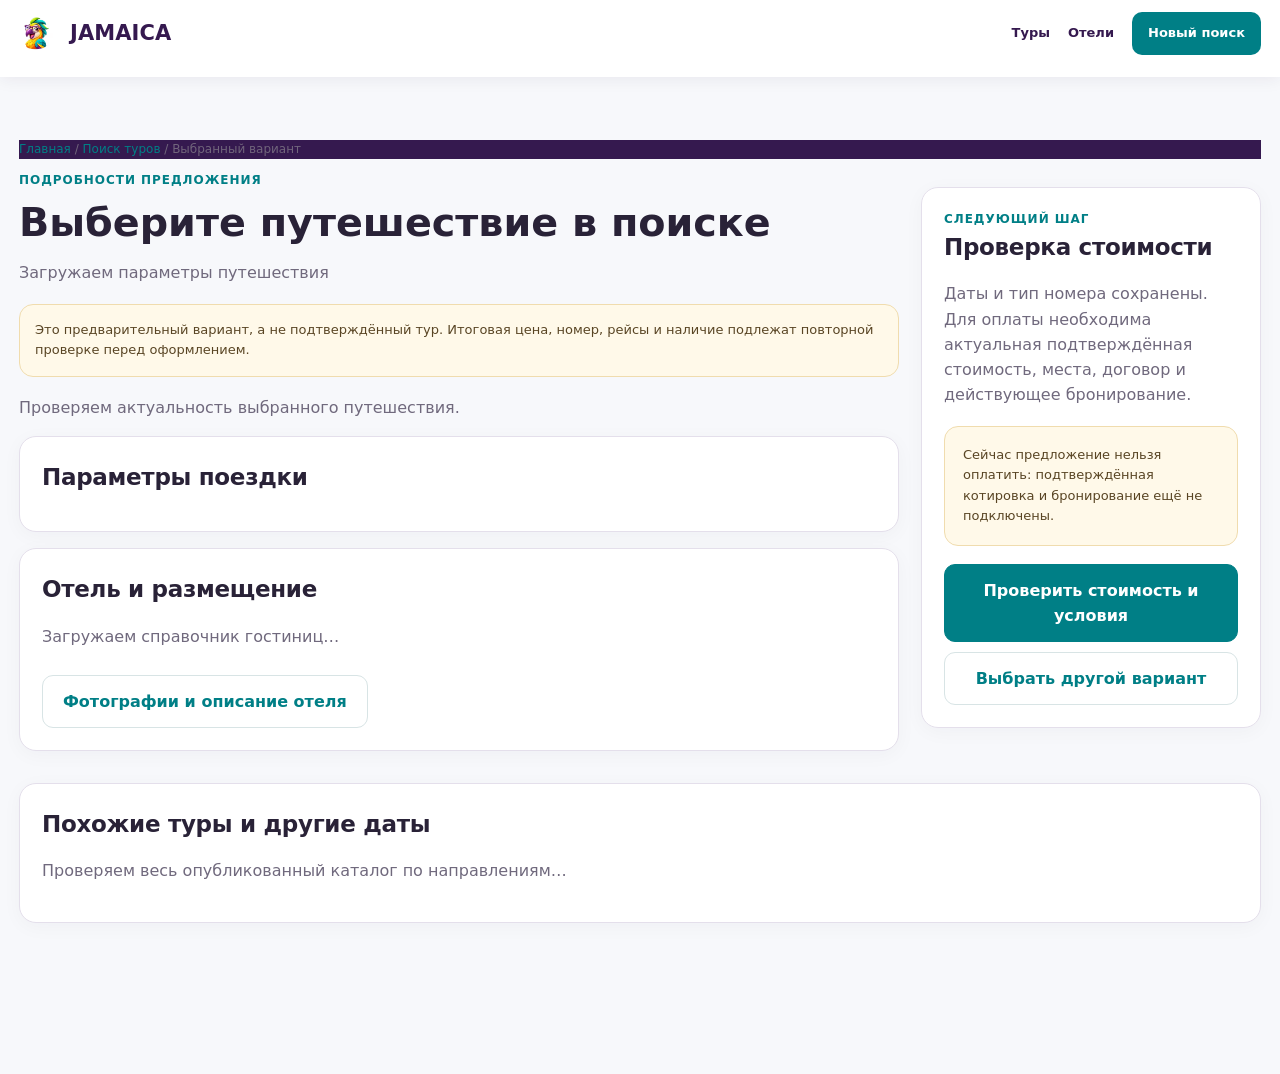
<file: preview.html>
<!doctype html>
<html lang="ru"><head>
<meta charset="utf-8"><meta name="viewport" content="width=device-width,initial-scale=1">
<meta name="theme-color" content="#35194f"><meta name="robots" content="noindex,follow">
<title>Подробности выбранного путешествия — JAMAICA</title>
<link rel="shortcut icon" href="./favicon.ico?v=20261122b" type="image/x-icon">
<link rel="icon" type="image/png" sizes="64x64" href="./favicon.png?v=20261122b">
<link rel="apple-touch-icon" href="./favicon.png?v=20261122b">
<style>
:root{--purple:#35194f;--ink:#2d2140;--teal:#007f86;--muted:#756b80;--bg:#fcfaf6;--line:#e8dee8;--gold:#f5c452}
*{box-sizing:border-box}body{margin:0;font:16px/1.55 system-ui,-apple-system,Arial,sans-serif;color:var(--ink);background:var(--bg)}
a{color:var(--teal);text-decoration:none}a:hover{text-decoration:underline}nav{background:var(--purple);color:white}
.nav{max-width:1100px;margin:auto;padding:18px 16px;display:flex;justify-content:space-between;align-items:center}.nav a{color:white;font-weight:800}
main{max-width:1100px;margin:35px auto 70px;padding:0 16px}.tag{color:var(--teal);font-weight:900;text-transform:uppercase;font-size:12px;letter-spacing:1px}
h1{font-size:clamp(29px,4vw,43px);line-height:1.12;margin:10px 0}h2{font-size:22px;margin:0 0 14px}
.sub{color:var(--muted)}.card{background:white;border:1px solid var(--line);border-radius:22px;padding:24px;margin:20px 0}
.grid{display:grid;grid-template-columns:repeat(3,minmax(0,1fr));gap:12px}.fact{border:1px solid #ece5ed;border-radius:13px;padding:14px;overflow-wrap:anywhere}
.fact span{font-size:12px;color:var(--muted);display:block}.fact strong{display:block;margin-top:5px}
.notice{background:#fff6dc;color:#594524;border:1px solid #ecd9aa;padding:18px;border-radius:14px;margin:18px 0}
.btn{display:inline-block;border:1px solid var(--teal);background:var(--teal);border-radius:13px;color:white;padding:13px 20px;font-weight:800;margin:10px 10px 0 0}
.btn:hover{color:white}.btn.secondary{background:white;color:var(--teal)}.other{display:grid;grid-template-columns:repeat(2,minmax(0,1fr));gap:12px}
.other a{display:block;border:1px solid var(--line);padding:13px;border-radius:13px;background:#fff}
.other .alternativeTour{display:flex;flex-direction:column;gap:5px;min-height:120px}
.alternativeCategory{font-size:11px;font-weight:800;color:#5d3474;background:#f5edfa;border-radius:6px;padding:3px 7px;align-self:start}
.alternativeTour small{font-size:11px;color:#655e70;line-height:1.5}
.alternativeTour:focus-visible{outline:3px solid #008e93;outline-offset:3px}
@media(max-width:700px){.grid,.other{grid-template-columns:1fr}}
</style>
<link rel="stylesheet" href="./assets/jamaica-detail-ui.css">
</head>
<body class="selectionView">
<nav class="topDetail" aria-label="Главная навигация">
 <div class="nav">
  <a href="./" class="detailLogo"><picture><source srcset="./assets/jamaica-parrot-logo-v2.avif" type="image/avif"><img src="./assets/jamaica-parrot-mark.svg" alt="" aria-hidden="true" width="34" height="34" style="width:34px;height:34px;object-fit:contain;vertical-align:middle;margin-right:8px"></picture>JAMAICA</a>
  <div class="detailNavLinks">
   <a href="./#offers">Туры</a><a href="./#hotels">Отели</a>
   <a class="detailSearch" href="./#request">Новый поиск</a>
  </div>
 </div>
</nav>
<main>
 <nav class="selectionBreadcrumb" aria-label="Путь к выбранному туру">
  <a href="./">Главная</a> / <a href="./#offers">Поиск туров</a> / Выбранный вариант
 </nav>
 <div class="selectionLayout">
  <div class="selectionMain">
   <div class="tag">Подробности предложения</div>
   <h1 id="heading">Загружаем выбранный вариант…</h1>
   <p class="sub" id="subtitle">Загружаем параметры путешествия</p>
   <div class="notice" id="notice" role="status">Это предварительный вариант, а не подтверждённый тур. Итоговая цена, номер, рейсы и наличие подлежат повторной проверке перед оформлением.</div>
    <p class="sub" id="visualDetailStatus" role="status" aria-live="polite">Проверяем актуальность выбранного путешествия.</p>
   <section class="card"><h2>Параметры поездки</h2><div class="grid" id="facts"></div></section>
   <section class="card"><h2>Отель и размещение</h2>
    <p class="sub" id="hotelInfo">Загружаем справочник гостиниц…</p>
    <a class="btn secondary" id="hotelLink" href="./#hotels">Фотографии и описание отеля</a>
   </section>
  </div>
  <aside class="selectionAside" aria-label="Проверка цены и оформление">
   <section class="card" id="bookingPanel">
    <div class="tag">Следующий шаг</div>
    <h2>Проверка стоимости</h2>
    <p class="sub">Даты и тип номера сохранены. Для оплаты необходима актуальная подтверждённая стоимость, места, договор и действующее бронирование.</p>
    <div id="customerInquiry" hidden></div>
    <div id="bookingStatus" class="notice">Сейчас предложение нельзя оплатить: подтверждённая котировка и бронирование ещё не подключены.</div>
    <a class="btn" id="quoteLink" href="./#offers">Проверить стоимость и условия</a>
    <a class="btn secondary" href="./#offers">Выбрать другой вариант</a>
   </section>
  </aside>
 </div>
 <section class="card"><h2>Похожие туры и другие даты</h2>
  <p class="sub" id="alternativesStatus" role="status" aria-live="polite">Проверяем весь опубликованный каталог по направлениям…</p>
  <div id="alternatives" class="other"></div>
 </section>
</main>
<script src="./scripts/catalog-shards.js"></script>
<script src="./scripts/visual-selection.js"></script>
<script src="./scripts/public-visual-policy.js"></script>
<script src="./scripts/traveler-party.js"></script>
<script src="./scripts/preview-alternatives.js"></script>
<script src="./scripts/customer-inquiry.js"></script>
<script>
(function(){
"use strict";
const $=id=>document.getElementById(id);
const params=new URLSearchParams(location.search);
const id=params.get("id")||"";
const Travelers=window.JamaicaTravelers;
const rooms=Travelers.fromQuery(params),sum=Travelers.totals(rooms);
const adults=sum?sum.adults:null,kids=sum?sum.children:null;
const pairPrice=Travelers.isTwoAdults(rooms);
function ruNoun(n,one,few,many){
 const mod10=n%10,mod100=n%100;
 return mod100>=11&&mod100<=14?many:mod10===1?one:mod10>=2&&mod10<=4?few:many;
}
function partyLabel(){return Travelers.label(rooms);}
function add(tag,value,parent){const e=document.createElement(tag);e.textContent=String(value);parent.append(e);return e;}
function fact(label,value){const e=document.createElement("div");e.className="fact";add("span",label,e);add("strong",value,e);$("facts").append(e);}
function visualForSelected(chosen){
 const proof=selectedProofs.get(chosen.id);
 if(!window.JamaicaPublicVisualPolicy.eligible(chosen,selectedProofs)){
  $("visualDetailStatus").textContent="Свежее подтверждение отсутствует. Вернитесь к поиску.";
  return;
 }
 const at=new Date(proof.observed_at_utc).toLocaleString("ru-RU",{
   dateStyle:"short",timeStyle:"short"});
 $("visualDetailStatus").textContent="✓ Проверено JAMAICA · "+
  at+". Это не бронь: окончательные места и стоимость проверяются перед оформлением.";
}
function showSelection(p,feed,directory){
  $("heading").textContent=p.country+" — "+p.hotel;
  if(!rooms){
    $("heading").textContent="Неверно указан состав туристов";
    $("quoteLink").removeAttribute("href");
    return;
  }
  $("quoteLink").href="quote.html?preview="+encodeURIComponent(p.id)+Travelers.suffix(rooms);
  $("subtitle").textContent=p.resort||p.country;
  fact("Город вылета",p.origin);
  fact("Дата вылета",p.depart_date);
  fact("Продолжительность",p.nights+" ночей");
  fact("Страна",p.country);
  fact("Гостиница",p.hotel);
  fact("Тип номера / размещения",p.room);
  fact("Выбранные туристы",partyLabel());
  fact("✈ Перелёт туда","Места требуют подтверждения перед оформлением");
  fact("✈ Перелёт обратно","Места требуют подтверждения перед оформлением");
  fact("Размещение по номерам",Travelers.description(rooms));
  const observed=Date.parse(feed.refreshed_at_utc||"");
  const age=Date.now()-observed;
  const fresh=Number.isFinite(observed)&&age>=-60000&&age<=30*60*1000;
  const listed=Number.isFinite(observed)&&age>=-60000&&age<=24*60*60*1000;
  const amount=listed&&pairPrice?window.JamaicaPublicVisualPolicy.observedPrice(p,selectedProofs):null;
  if(amount!==null){
    fact("Цена на момент проверки на 2 взрослых",
         new Intl.NumberFormat("ru-RU").format(amount)+" ₽ (на момент проверки, требует проверки перед договором)");
    fact("Средняя цена при поездке вдвоём",
         new Intl.NumberFormat("ru-RU",{maximumFractionDigits:2}).format(amount/2)+" ₽ на человека — не цена отдельного одноместного тура");
    fact("Дата обновления каталога",new Date(observed).toLocaleString("ru-RU"));
    $("bookingStatus").textContent=(fresh?"Цена зафиксирована при проверке тура. ":"С момента выгрузки стоимость могла измениться. ")+
      "Перед оформлением договора требуется новый расчёт цены и подтверждение рейсов и номера.";
  }else{
    fact("Стоимость для выбранного состава",
      pairPrice?"Требуется новый расчёт":
        "Для выбранного состава ("+partyLabel()+") нужна отдельная котировка, цена на двух взрослых не подходит");
  }
  if(!pairPrice){
    $("bookingStatus").textContent="Для выбранного состава туристов официальный расчёт пока не подключён. Цена пары взрослых не переносится в договор. Оплата и бронирование не выполняются.";
  }
  const h=directory.hotels.find(x=>x&&x.id===p.hotel_id&&x.country===p.country);
  if(h){
   $("hotelInfo").textContent=[h.name,h.resort,h.stars].filter(Boolean).join(" · ")+" — справочные сведения об отеле";
   $("hotelLink").href="hotel.html?id="+encodeURIComponent(h.id);
  }else{
   $("hotelInfo").textContent="Информация об отеле временно не найдена в справочнике.";
  }

 if(p.status==="PREVIOUSLY_SEEN_NOT_RECHECKED"){
  $("bookingStatus").textContent="Этот вариант найден ранее, но требует обновления. Старая цена скрыта, для покупки нужна новая цена и подтверждение мест и рейсов.";
 }
}
function showAlternatives(rows,p,done,total){
 const items=window.JamaicaPreviewAlternatives.choose(
   window.JamaicaPublicVisualPolicy.filter(rows,selectedProofs),p);
 const fragment=document.createDocumentFragment();
 for(const item of items){
  const choice=item.row;
  const link=document.createElement("a");
  link.className="alternativeTour";
  link.dataset.category=item.kind;
  link.href="preview.html?id="+encodeURIComponent(choice.id)+Travelers.suffix(rooms);
  add("span",item.label,link).className="alternativeCategory";
  add("strong",choice.country+" · "+choice.hotel,link);
  add("div",choice.depart_date+" · "+choice.nights+" ночей · "+choice.room,link);
  add("small",choice.status==="PREVIOUSLY_SEEN_NOT_RECHECKED"?
   "Найдено ранее · нужна новая цена":"Предварительный вариант · цена и места не подтверждены",link);
  fragment.append(link);
 }
 $("alternatives").replaceChildren(fragment);
 $("alternativesStatus").textContent=done===total?
   "Проверены все опубликованные разделы: "+items.length+" вариантов для сравнения.":
   "Просматриваем полный каталог: "+done+" из "+total+" разделов.";
 if(done===total&&!items.length){
  add("p","Других проверенных вариантов пока нет.",$("alternatives"));
 }
}
let selectedProofs=new Map();
let activeSelection=null;
void window.JamaicaCustomerInquiry.mount($("customerInquiry"),{getSelection:()=>activeSelection,rooms,isCurrent:row=>window.JamaicaPublicVisualPolicy.eligible(row,selectedProofs)&&row.depart_date>new Date().toISOString().slice(0,10)});
function expireSelection(){
 if(!activeSelection||window.JamaicaPublicVisualPolicy.eligible(activeSelection,selectedProofs))return;
 activeSelection=null;
 $("facts").replaceChildren();
 $("alternatives").replaceChildren();
 $("alternativesStatus").textContent="Обновите поиск для просмотра свежих вариантов.";
 $("heading").textContent="Срок проверки тура истёк";
 $("subtitle").textContent="Выберите актуальный вариант в поиске.";
 $("visualDetailStatus").textContent="Требуется повторная проверка выбранного путешествия.";
 $("bookingStatus").textContent="Цена и наличие требуют новой проверки.";
 $("quoteLink").removeAttribute("href");
}
setInterval(expireSelection,15000);
document.addEventListener("visibilitychange",()=>{if(document.visibilityState==="visible")expireSelection();});
async function init(){
 if(!/^p_[a-f0-9]{24}$/.test(id)){$("heading").textContent="Выберите путешествие в поиске";return;}
 if(!rooms){
  $("heading").textContent="Неверно указан состав туристов";
  $("quoteLink").removeAttribute("href");
  return;
 }
 let selected=null,invalid=false;
 selectedProofs=await window.JamaicaPublicVisualPolicy.load();
 if(!selectedProofs.has(id)){
  $("heading").textContent="Тур не прошёл обязательные проверки";
  $("subtitle").textContent="Срок актуальности этого варианта истёк. Вернитесь к поиску.";
  $("visualDetailStatus").textContent="Непроверенная карточка снята с публикации. Вернитесь в поиск для выбора подходящего тура.";
  $("quoteLink").removeAttribute("href");
  return;
 }
 try{
  const [pr,hr]=await Promise.all([
   fetch("./tour-previews.json",{cache:"no-store"}),
   fetch("./destination-directory.json",{cache:"no-store"})
  ]);
  if(!pr.ok||!hr.ok)throw Error("NO_FEED");
  const feed=await pr.json(),directory=await hr.json();
  if(feed.schema!=="jamaica.tour-previews.v1"||feed.bookable!==false||
     feed.quote_verified!==false||feed.availability_verified!==false||
     !Array.isArray(feed.previews)||directory.schema!=="jamaica.destination-directory.v1"||
     !Array.isArray(directory.hotels))throw Error("INVALID_FEED");
  try{
   // The selected tour may be in any of the 52k source-backed shard rows.
   // Render detail immediately when encountered, then progressively improve
   // alternatives from the SAME verified catalog version in a single pass.
   await window.JamaicaCatalog.allPreviews(feed,(rows,done,total)=>{
    if(invalid)return;
    const found=selected||rows.find(x=>x.id===id);
    if(!found)return;
    if(!window.JamaicaPublicVisualPolicy.eligible(found,selectedProofs)){
      invalid=true;
      $("heading").textContent="Проверка этого тура отсутствует или устарела";
      $("subtitle").textContent="Требуется новое подтверждение выбранного отеля, даты и номера.";
      $("quoteLink").removeAttribute("href");
      return;
    }
    if(!selected){
     if(found.bookable!==false||found.quote_verified!==false||
        found.availability_verified!==false||found.flight_verified!==false||
        found.depart_date<=new Date().toISOString().slice(0,10)){
      invalid=true;
      $("heading").textContent="Вариант больше не актуален";
      $("subtitle").textContent="Выберите другую дату или страну в поиске.";
      $("quoteLink").removeAttribute("href");
      return;
     }
     selected=found;
     activeSelection=found;
     showSelection(found,feed,directory);
     visualForSelected(found);
    }
    showAlternatives(rows,selected,done,total);
   });
  }catch(error){
   // Never erase a selected hotel/date if only a later optional shard fails.
   if(!selected)throw error;
   $("alternativesStatus").textContent="Часть каталога временно недоступна. Показаны только уже загруженные предварительные варианты.";
  }
  if(!selected&&!invalid){
   $("heading").textContent="Вариант больше не опубликован";
   $("subtitle").textContent="Вернитесь в поиск и выберите новый тур.";
   $("quoteLink").removeAttribute("href");
  }
 }catch(err){
  $("heading").textContent="Информация временно недоступна";
  $("subtitle").textContent="Не удалось загрузить актуальные данные путешествия.";
 }
}

init();
})();
</script></body></html>
</file>
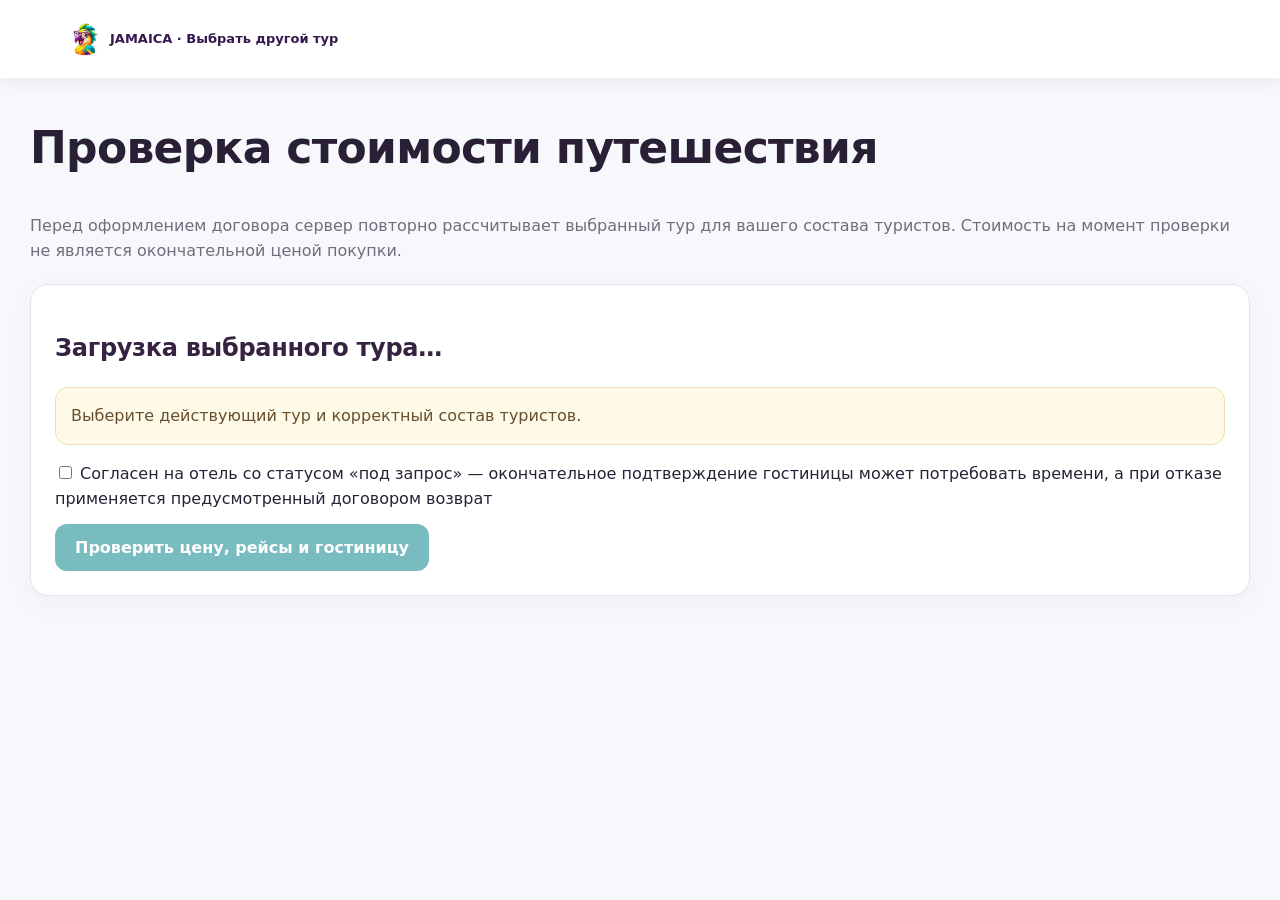
<file: quote.html>
<!doctype html>
<html lang="ru"><head><meta charset="utf-8"><meta name="viewport" content="width=device-width,initial-scale=1">
<meta name="robots" content="noindex,follow"><meta name="theme-color" content="#35194f">
<title>Проверка выбранного тура — JAMAICA</title>
<link rel="shortcut icon" href="./favicon.ico?v=20261122b" type="image/x-icon">
<link rel="icon" type="image/png" sizes="64x64" href="./favicon.png?v=20261122b">
<link rel="apple-touch-icon" href="./favicon.png?v=20261122b">
<style>
:root{--ink:#30233e;--purple:#35194f;--teal:#007f86;--line:#e7ddea}
*{box-sizing:border-box}body{margin:0;background:#fbfaf7;color:var(--ink);font:16px/1.6 system-ui,Arial}
nav{background:var(--purple);padding:18px}nav a{color:#fff;text-decoration:none;font-weight:800}
main{max-width:850px;margin:38px auto 70px;padding:0 16px}h1{font-size:clamp(30px,5vw,44px)}
section{background:white;border:1px solid var(--line);border-radius:20px;padding:23px;margin:20px 0}
label{display:block;margin:12px 0}button{font:700 16px system-ui;padding:14px 20px;background:var(--teal);color:white;border:0;border-radius:12px;cursor:pointer}
button:disabled{opacity:.5;cursor:not-allowed}.hide{display:none!important}
.note{background:#fff5d7;border:1px solid #ecd69f;padding:15px;border-radius:13px}
.price{font-size:30px;font-weight:900;color:var(--purple)}.sub{color:#756b7c}
</style>
<link rel="stylesheet" href="./assets/jamaica-app-pages.css"></head>
<body class="jamaicaAppPage"><nav><a href="./"><picture><source srcset="./assets/jamaica-parrot-logo-v2.avif" type="image/avif"><img src="./assets/jamaica-parrot-mark.svg" alt="" aria-hidden="true" width="34" height="34" style="width:34px;height:34px;object-fit:contain;vertical-align:middle;margin-right:8px"></picture>JAMAICA · Выбрать другой тур</a></nav><main>
<h1>Проверка стоимости путешествия</h1>
<p class="sub">Перед оформлением договора сервер повторно рассчитывает выбранный тур для вашего состава туристов. Стоимость на момент проверки не является окончательной ценой покупки.</p>
<section><h2 id="hotelTitle">Загрузка выбранного тура…</h2>
<div id="tripSummary"></div>
<p class="note" id="quoteNotice" role="status">Заявка ещё не создана. Оплата не начата.</p>
<label><input type="checkbox" id="onRequestAccept"> Согласен на отель со статусом «под запрос» — окончательное подтверждение гостиницы может потребовать времени, а при отказе применяется предусмотренный договором возврат</label>
<button type="button" id="checkQuote" disabled>Проверить цену, рейсы и гостиницу</button>
<div id="saveSelectionPanel" class="hide">
<h2>Сохранить выбранный вариант</h2>
<p class="sub">Скопируйте параметры путешествия для дальнейшего расчёта. Это не отправка заявки и не бронь.</p>
<textarea id="selectionText" readonly rows="6" aria-label="Параметры выбранного путешествия" style="box-sizing:border-box;width:100%;font:inherit;resize:vertical;padding:10px;border:1px solid #ddd;border-radius:8px"></textarea>
<button type="button" id="copySelection">Скопировать параметры</button>
<p id="selectionCopyStatus" role="status" aria-live="polite"></p>
<a href="./#offers">Вернуться к поиску туров</a>
</div>
<div id="priceOnlyResult" class="hide" role="status" aria-live="polite">
<h2>Стоимость для выбранного состава</h2>
<div class="price" id="priceOnlyValue"></div>
<p class="sub" id="priceOnlyTerms"></p>
<p class="note">Это только расчёт цены всего состава. Места на рейсах и в отеле, договор и оплата ещё не подтверждены. Бронирование не выполняется.</p>
</div>
<div id="quoteResult" class="hide">
<h2>Результат окончательного расчёта № 1</h2>
<div class="price" id="quotedPrice"></div>
<p class="sub" id="quotedTerms"></p>
<button id="contractButton" type="button">Принять рассчитанную цену и перейти к договору</button>
</div>
</section></main>
<script src="./scripts/catalog-shards.js"></script>
<script src="./scripts/visual-selection.js"></script>
<script src="./scripts/public-visual-policy.js"></script>
<script src="./scripts/traveler-party.js"></script>
<script>
(function(){
"use strict";
const $=id=>document.getElementById(id);
const params=new URLSearchParams(location.search);
const id=params.get("preview")||"";
const Travelers=window.JamaicaTravelers;
const rooms=Travelers.fromQuery(params),sum=Travelers.totals(rooms);
const adults=sum?sum.adults:null,kids=sum?sum.children:null;
const supportedParty=Travelers.isTwoAdults(rooms);
function ruNoun(n,one,few,many){
 const mod10=n%10,mod100=n%100;
 return mod100>=11&&mod100<=14?many:mod10===1?one:mod10>=2&&mod10<=4?few:many;
}
function partyLabel(){return Travelers.label(rooms);}
let selected=null,config=null,quoteResult=null,auth="";
function notice(s){$("quoteNotice").textContent=s;}
function cfgPriceReady(c){
 try{
  if(!c||c.schema!=="jamaica.checkout-config.v1"||
     c.price_checks_enabled!==true||c.private_price_api_enabled!==true||
     c.auth_api_enabled!==true)return false;
  const url=new URL(c.api_base_url);
  return url.protocol==="https:"&&!url.username&&!url.password&&
    !url.search&&!url.hash;
 }catch(e){return false;}
}
function cfgReady(c){
 try{
  const url=new URL(c.api_base_url);
  return c.contract_first_enabled===true&&c.trusted_signature_enabled===true&&
    c.auth_api_enabled===true&&c.live_booking_enabled===true&&c.payments_enabled===true&&
    url.protocol==="https:"&&!url.username&&!url.password&&!url.search&&!url.hash;
 }catch(e){return false;}
}
async function init(){
 if(!/^p_[a-f0-9]{24}$/.test(id)||!rooms){
  notice("Выберите действующий тур и корректный состав туристов.");return;
 }
 try{
  const proofs=await window.JamaicaPublicVisualPolicy.load();
  if(!proofs.has(id)){
   notice("Для этого тура нет свежего подтверждения. Вернитесь к поиску.");
   return;
  }
  const [p,c]=await Promise.all([
    fetch("./tour-previews.json",{cache:"no-store"}),
    fetch("./checkout-config.json",{cache:"no-store"})]);
  if(!p.ok||!c.ok)throw Error("FEED_UNAVAILABLE");
  const feed=await p.json();config=await c.json();
  if(feed.schema!=="jamaica.tour-previews.v1"||feed.bookable!==false||
     !Array.isArray(feed.previews))throw Error("UNVERIFIED_FEED");
  const found=await window.JamaicaCatalog.findPreview(feed,id);
  // Read-only details must remain visible even when a dated preview has
  // become too old; never permit a quote or purchase for that record.
  selected=found&&found.bookable===false&&found.quote_verified===false&&
    found.availability_verified===false?found:null;
  if(!selected||!window.JamaicaPublicVisualPolicy.eligible(selected,proofs))throw Error("PREVIEW_NOT_VISUALLY_VERIFIED");
  $("hotelTitle").textContent=selected.country+" · "+selected.hotel;
  $("tripSummary").textContent=selected.origin+" · "+selected.depart_date+
      " · "+selected.nights+" ночей · "+selected.room+
      " · "+partyLabel()+" · "+Travelers.description(rooms);
  if(selected.depart_date<=new Date().toISOString().slice(0,10)){
    notice("Дата вылета наступила или прошла. Проверка стоимости и бронирование недоступны; выберите новый будущий вылет в поиске туров.");
    return;
  }
  $("selectionText").value=[
   "JAMAICA — выбранное путешествие (требуется повторная проверка)",
   "Идентификатор варианта: "+selected.id,
   $("hotelTitle").textContent,
   $("tripSummary").textContent,
   "Стоимость и места не подтверждены для оформления. Заявка не отправлена, бронь не создана."
  ].join("\n");
  $("saveSelectionPanel").classList.remove("hide");
  auth=sessionStorage.getItem("jamaica_auth_token")||"";
  const canBook=supportedParty&&cfgReady(config);
  const canPrice=cfgPriceReady(config);
  if(!canBook&&!canPrice){
    notice("Состав туристов сохранён: "+Travelers.description(rooms)+
      ". Точную цену всех выбранных номеров и возрастов можно получить только после подключения защищённого сервиса расчёта. "+
      "Справочную цену за двух взрослых к другому составу не применяем. Оплата и бронирование недоступны.");
    return;
  }
  if(auth.length<32){
    notice("Для безопасной проверки стоимости требуется авторизованная сессия покупателя. "+
      "Паспортные данные и даты рождения не передаются в URL сайта. Оплата и бронирование не выполняются.");
    return;
  }
  $("checkQuote").disabled=false;
  if(canBook){
    notice("Можно запросить окончательный расчёт № 1. Это ещё не бронирование.");
  }else{
    $("checkQuote").textContent="Проверить стоимость всего состава";
    notice("Для "+partyLabel()+" доступен запрос предварительной цены через защищённый сервер. "+
      "Эта проверка не подтверждает свободные места и не создаёт бронь.");
  }
 }catch(e){notice("Не удалось получить актуальные сведения о выбранной поездке. Выберите другой вариант.");}
}
$("copySelection").addEventListener("click",async()=>{
 const field=$("selectionText");
 if(!field.value)return;
 try{
  await navigator.clipboard.writeText(field.value);
  $("selectionCopyStatus").textContent="Параметры скопированы. Заявка не отправлена.";
 }catch(e){
  field.focus();field.select();
  $("selectionCopyStatus").textContent="Текст выделен. Скопируйте его вручную. Заявка не отправлена.";
 }
});
$("checkQuote").addEventListener("click",async()=>{
 if(!selected||auth.length<32)return;
 const currentProofs=await window.JamaicaPublicVisualPolicy.load();
 if(!window.JamaicaPublicVisualPolicy.eligible(selected,currentProofs)){
  notice("Срок актуальности варианта истёк. Необходимо обновить поиск.");
  $("checkQuote").disabled=true;
  return;
 }
 const canBook=supportedParty&&cfgReady(config);
 const canPrice=cfgPriceReady(config);
 if(!canBook&&!canPrice)return;
 $("checkQuote").disabled=true;
 $("quoteResult").classList.add("hide");
 $("priceOnlyResult").classList.add("hide");
 if(!canBook){
  notice("Запрашиваем цену всего состава, не создавая бронь…");
  try{
   const apiUrl=new URL(config.api_base_url).href;
   const apiBase=apiUrl.endsWith("/")?apiUrl.slice(0,-1):apiUrl;
   const response=await fetch(apiBase+"/v1/party-price-checks",{
    method:"POST",credentials:"omit",cache:"no-store",
    headers:{"Content-Type":"application/json","Authorization":"Bearer "+auth},
    body:JSON.stringify({preview_id:selected.id,rooms:rooms})
   });
   if(!response.ok)throw Error("PARTY_PRICE_UNAVAILABLE");
   const res=await response.json();
   const expiry=Date.parse(res.expires_at);
   const now=Date.now();
   if(res.status!=="PRICE_ONLY_NOT_BOOKABLE"||
      res.source_preview_id!==selected.id||
      res.currency!=="RUB"||
      res.groups_requested!==rooms.length||
      res.supplier_total_scope!=="WHOLE_TOUR"||
      res.supplier_price_readonly!==true||
      !Number.isSafeInteger(res.total_rub)||res.total_rub<=0||res.total_rub>100000000||
      res.quote_verified!==false||res.availability_verified!==false||
      res.flight_verified!==false||res.best_price_verified!==false||
      res.bookable!==false||res.booked!==false||res.payment_enabled!==false||
      !Number.isFinite(expiry)||expiry<=now||expiry>now+10*60*1000||
      typeof res.expires_at!=="string"||
      !/(Z|[+-]\d\d:\d\d)$/.test(res.expires_at))
      throw Error("INVALID_PRICE_ONLY_RESPONSE");
   $("priceOnlyValue").textContent=new Intl.NumberFormat("ru-RU").format(res.total_rub)+
     " ₽ за весь состав";
   $("priceOnlyTerms").textContent=Travelers.description(rooms)+
     ". Расчёт действителен до "+res.expires_at+
     ". Наличие всех номеров и обоих рейсов проверяется отдельно.";
   $("priceOnlyResult").classList.remove("hide");
   notice("Предварительная цена получена для "+partyLabel()+
     ". Бронь, договор и оплата не созданы.");
  }catch(e){
   notice("Точная цена всего состава пока недоступна: сервер не подтвердил расчёт, "+
     "параметры или актуальность тарифа. Цена за двух взрослых не подставляется. "+
     "Бронирование и оплата не выполняются.");
  }finally{$("checkQuote").disabled=false;}
  return;
 }
 notice("Сверяем цену, оба направления перелёта, гостиницу и статус стоп-продажи…");
 try{
  const response=await fetch(new URL(config.api_base_url).href.replace(/\/$/,"")+"/v1/preview-quotes",{
   method:"POST",credentials:"omit",headers:{"Content-Type":"application/json",
     "Authorization":"Bearer "+auth},
   body:JSON.stringify({preview_id:selected.id,adults:adults,children:kids,
     on_request_accepted:$("onRequestAccept").checked})});
  if(!response.ok)throw Error("QUOTE_UNAVAILABLE");
  const res=await response.json();
  if(res.status!=="QUOTE_READY"||res.source_preview_id!==selected.id||
     !/^[A-Za-z0-9_-]{8,100}$/.test(res.offer_id||"")||
     res.currency!=="RUB"||!Number.isSafeInteger(res.total_rub)||res.total_rub<=0||
     !["IN_STOCK","ON_REQUEST"].includes(res.hotel_status)||
     (res.hotel_status==="ON_REQUEST"&&!$("onRequestAccept").checked)||
     Date.parse(res.expires_at)<=Date.now())throw Error("INVALID_QUOTE");
  quoteResult=res;
  $("quotedPrice").textContent=new Intl.NumberFormat("ru-RU").format(res.total_rub)+" ₽ за двух взрослых";
  $("quotedTerms").textContent="Отель: "+(res.hotel_status==="ON_REQUEST"?"под запрос":"в наличии")+
    ". Котировка действует до "+res.expires_at+
    ". Договор должен быть подписан до оплаты. Перед оплатой и после её подтверждения цена будет проверена ещё раз.";
  $("quoteResult").classList.remove("hide");
  notice("Цена № 1 получена. Тур ещё не оплачен и не забронирован.");
 }catch(e){notice("Не удалось получить достоверную цену, места и статус гостиницы. Договор и оплата пока недоступны.");}
 finally{$("checkQuote").disabled=false;}
});
$("contractButton").addEventListener("click",()=>{
 if(!quoteResult||Date.parse(quoteResult.expires_at)<=Date.now()){
  notice("Котировка устарела. Рассчитайте цену заново.");return;
 }
 location.assign("checkout.html?quote="+encodeURIComponent(quoteResult.offer_id));
});
init();
})();
</script></body></html>
</file>
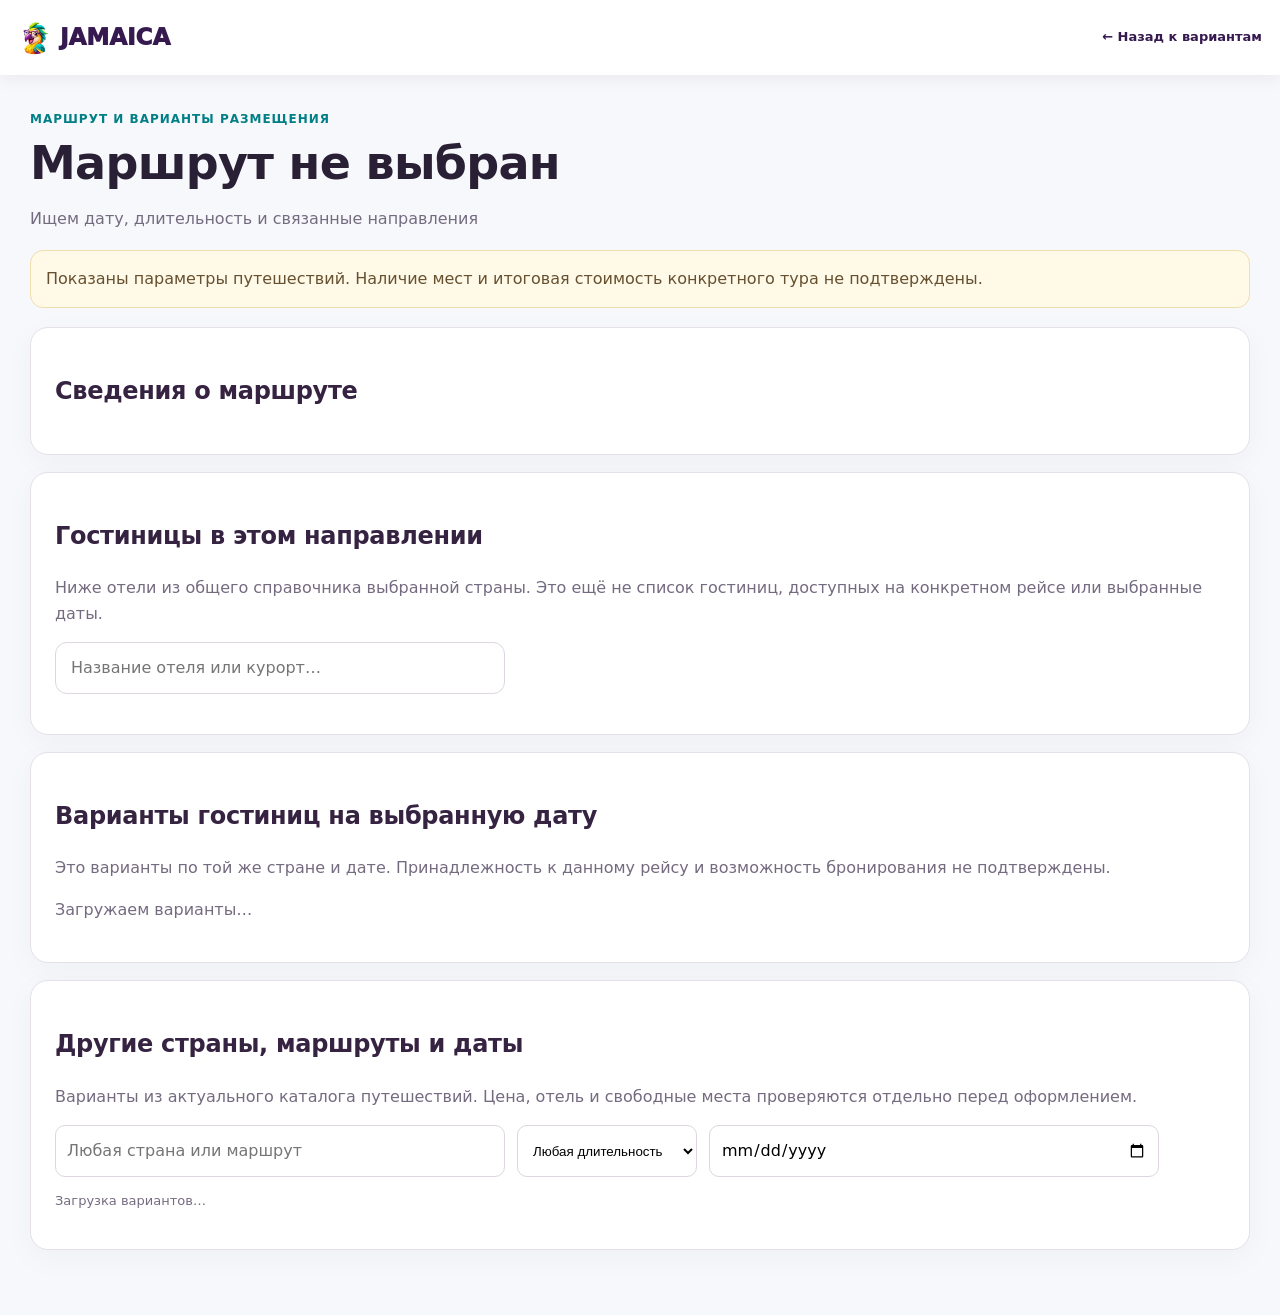
<file: route.html>
<!doctype html><html lang="ru"><head>
<meta charset="utf-8"><meta name="viewport" content="width=device-width,initial-scale=1">
<meta name="theme-color" content="#35194f"><meta name="robots" content="noindex,follow">
<title>Маршрут, даты и отели — JAMAICA</title>
<link rel="shortcut icon" href="./favicon.ico?v=20261122b" type="image/x-icon">
<link rel="icon" type="image/png" sizes="64x64" href="./favicon.png?v=20261122b">
<link rel="apple-touch-icon" href="./favicon.png?v=20261122b">
<style>
:root{--purple:#35194f;--ink:#2d2140;--teal:#007f86;--muted:#756b80;--bg:#fcfaf6;--line:#e8dee8}
*{box-sizing:border-box}body{margin:0;font:16px/1.55 system-ui,-apple-system,Arial,sans-serif;color:var(--ink);background:var(--bg)}
a{text-decoration:none;color:var(--teal)}nav{background:var(--purple);color:#fff}
.nav{max-width:1100px;padding:19px 16px;display:flex;justify-content:space-between;margin:auto;gap:14px}.nav a{color:white;font-weight:800}.logo{font-size:22px}
main{max-width:1100px;margin:35px auto 70px;padding:0 16px}.tag{color:var(--teal);text-transform:uppercase;font-size:12px;font-weight:900;letter-spacing:1px}
h1{font-size:clamp(29px,5vw,46px);line-height:1.12;margin:9px 0 15px}.sub{color:var(--muted)}
.card{background:#fff;border:1px solid var(--line);border-radius:22px;padding:22px;margin:17px 0;box-shadow:0 12px 38px #2d174b0a}
.notice{padding:15px;background:#fff6da;border:1px solid #ecd9aa;border-radius:13px;color:#65512c;margin:19px 0}
.kv{display:grid;grid-template-columns:repeat(2,minmax(0,1fr));gap:13px}.kv div{border:1px solid #ece5ed;border-radius:12px;padding:11px}.kv span{color:var(--muted);font-size:12px;display:block}.kv b{font-size:16px;overflow-wrap:anywhere}
.hotels{display:grid;grid-template-columns:repeat(3,minmax(0,1fr));gap:13px}.hotel{border:1px solid var(--line);padding:16px;border-radius:16px;display:flex;flex-direction:column;gap:7px}.hotel h3{font-size:17px;margin:0;overflow-wrap:anywhere}.hotel small{color:var(--muted)}.hotel a{font-weight:850;margin-top:auto}
input{width:min(450px,100%);padding:12px 15px;border:1px solid #ded5e2;border-radius:12px;font:inherit}button{border:1px solid #ddcfdf;background:white;color:var(--purple);font:inherit;border-radius:10px;padding:12px 20px;cursor:pointer;font-weight:800;margin:16px 0}button[hidden]{display:none}button:focus-visible,a:focus-visible,input:focus-visible{outline:3px solid #f5c452;outline-offset:2px}
@media(max-width:740px){.hotels{grid-template-columns:1fr 1fr}}@media(max-width:450px){.hotels,.kv{grid-template-columns:1fr}}

.alternatives{display:grid;grid-template-columns:repeat(3,minmax(0,1fr));gap:12px}.alternative{background:#fff;border:1px solid var(--line);border-radius:15px;padding:15px;display:flex;flex-direction:column;gap:7px}.alternative h3{margin:0;font-size:16px}.alternative small{color:var(--muted)}.alternative a{margin-top:auto;font-weight:800}.alt-tools{display:flex;flex-wrap:wrap;gap:12px;margin:14px 0}.alt-tools input,.alt-tools select{min-width:180px;max-width:100%;padding:11px;border-radius:10px;border:1px solid #ded5e2;background:white}.alt-note{color:var(--muted);font-size:13px}@media(max-width:740px){.alternatives{grid-template-columns:1fr 1fr}}@media(max-width:450px){.alternatives{grid-template-columns:1fr}}
</style>
<link rel="stylesheet" href="./assets/jamaica-app-pages.css"></head>
<body class="jamaicaAppPage"><nav><div class="nav"><a class="logo" href="./"><picture><source srcset="./assets/jamaica-parrot-logo-v2.avif" type="image/avif"><img src="./assets/jamaica-parrot-mark.svg" alt="" aria-hidden="true" width="34" height="34" style="width:34px;height:34px;object-fit:contain;vertical-align:middle;margin-right:8px"></picture>JAMAICA</a><a href="./#offers">← Назад к вариантам</a></div></nav>
<main>
<div class="tag">Маршрут и варианты размещения</div><h1 id="title">Загружаем маршрут…</h1>
<p class="sub" id="subtitle">Ищем дату, длительность и связанные направления</p>
<div class="notice" id="alert" role="status">Показаны параметры путешествий. Наличие мест и итоговая стоимость конкретного тура не подтверждены.</div>
<section class="card"><h2>Сведения о маршруте</h2><div class="kv" id="details"></div></section>
<section class="card"><h2>Гостиницы в этом направлении</h2><p class="sub">Ниже отели из общего справочника выбранной страны. Это ещё не список гостиниц, доступных на конкретном рейсе или выбранные даты.</p>
<input id="hotelSearch" type="search" placeholder="Название отеля или курорт…" aria-label="Поиск отеля"><p class="sub" id="hotelCount"></p>
<div class="hotels" id="hotelList"></div><button id="more" type="button" hidden>Показать ещё</button></section>

<section class="card" id="routePreviewSection"><h2>Варианты гостиниц на выбранную дату</h2>
<p class="sub">Это варианты по той же стране и дате. Принадлежность к данному рейсу и возможность бронирования не подтверждены.</p>
<p class="sub" id="routePreviewCount">Загружаем варианты…</p>
<div class="hotels" id="routePreviewList"></div>
</section>
<section class="card" id="alternativeSection"><h2>Другие страны, маршруты и даты</h2><p class="sub">Варианты из актуального каталога путешествий. Цена, отель и свободные места проверяются отдельно перед оформлением.</p><div class="alt-tools"><input id="alternativeCountry" type="search" aria-label="Поиск другой страны" placeholder="Любая страна или маршрут"><select id="alternativeNights" aria-label="Количество ночей"><option value="0">Любая длительность</option><option value="3">3 ночи</option><option value="4">4 ночи</option><option value="5">5 ночей</option><option value="7">7 ночей</option><option value="10">10 ночей</option><option value="14">14 ночей</option><option value="21">21 ночь</option><option value="30">30 ночей</option></select><input id="alternativeDate" type="date" aria-label="Дата вылета"></div><p class="alt-note" id="alternativeCount" role="status" aria-live="polite">Загрузка вариантов…</p><div class="alternatives" id="alternativeList"></div><button type="button" id="alternativeMore" hidden>Показать ещё маршруты</button></section>
</main><script>
(function(){
"use strict";
const $=id=>document.getElementById(id);
const id=new URLSearchParams(location.search).get("id")||"";
const add=(tag,text,parent)=>{const e=document.createElement(tag);e.textContent=text;parent.append(e);return e;};
const info=(key,value)=>{const el=document.createElement("div");add("span",key,el);add("b",String(value),el);$("details").append(el);};
async function init(){
 if(!/^r_[a-f0-9]{24}$/.test(id)){$("title").textContent="Маршрут не выбран";return;}
 // The route directory has no trustworthy exact price-list + hotel identity
 // lineage to a public visual proof. Never display unverified route/hotel
 // recommendation cards through this older direct URL.
 $("title").textContent="Маршруты без подтверждения скрыты";
 $("subtitle").textContent="Показываются только недавно проверенные варианты путешествий.";
 $("alert").textContent="Прежние справочные карточки маршрутов не являются проверенными турами. Используйте поиск JAMAICA: неподтверждённые варианты не публикуются.";
 $("routePreviewCount").textContent="Карточки без точных доказательств не показываются.";
 $("alternativeCount").textContent="Другие страны появятся в поиске после проверки всех условий.";
 $("hotelCount").textContent="Общий справочник гостиниц не подтверждает конкретный маршрут.";
 return;
 try{
  const [r1,r2]=await Promise.all([fetch("./route-discovery.json",{cache:"no-store"}),
                                   fetch("./destination-directory.json",{cache:"no-store"})]);
  if(!r1.ok||!r2.ok)throw Error("DATA_UNAVAILABLE");
  const routes=await r1.json(),catalog=await r2.json();
  if(routes.schema!=="jamaica.route-discovery.v1"||routes.bookable!==false||
    !Array.isArray(routes.routes)||catalog.schema!=="jamaica.destination-directory.v1"||
    !Array.isArray(catalog.hotels))throw Error("BAD_DATA_SCHEMA");
  const route=routes.routes.find(x=>x&&x.id===id);
  if(!route){$("title").textContent="Маршрут не найден";$("subtitle").textContent="Возможно, срок действия справочника изменился.";return;}
  $("title").textContent=route.country+" — "+route.date;
  $("subtitle").textContent=route.route;
  info("Страна",route.country);info("Вылет",route.origin);info("Дата",route.date);
  info("Возможная продолжительность",route.nights.join(", ")+" ночей");
  info("Цена и наличие","Не подтверждены — онлайн-покупка этого маршрута недоступна");
  const hotels=catalog.hotels.filter(h=>h&&h.country===route.country);
  let visible=0,found=hotels;
  function show(reset){
    if(reset){
      visible=0;$("hotelList").replaceChildren();
      const q=$("hotelSearch").value.trim().toLocaleLowerCase("ru");
      found=hotels.filter(h=>!q||(h.name+" "+h.resort).toLocaleLowerCase("ru").includes(q));
    }
    const frag=document.createDocumentFragment();
    for(const h of found.slice(visible,visible+24)){
      const box=document.createElement("article");box.className="hotel";
      add("h3",h.name,box);add("small",(h.resort||route.country)+(h.stars?" · "+h.stars:""),box);
      const link=add("a","Информация об отеле →",box);link.href="hotel.html?id="+encodeURIComponent(h.id);
      frag.append(box);
    }
    $("hotelList").append(frag);visible=Math.min(found.length,visible+24);
    $("hotelCount").textContent=found.length.toLocaleString("ru-RU")+" гостиниц в справочнике страны";
    $("more").hidden=visible>=found.length;
  }
  $("hotelSearch").addEventListener("input",()=>show(true));
  $("more").addEventListener("click",()=>show(false));
  show(true);
  try{
    const pResponse=await fetch("./tour-previews.json",{cache:"no-store"});
    if(!pResponse.ok)throw Error("PREVIEWS_HTTP");
    const pFeed=await pResponse.json();
    if(pFeed.schema!=="jamaica.tour-previews.v1"||pFeed.bookable!==false||
       pFeed.quote_verified!==false||pFeed.availability_verified!==false||
       !Array.isArray(pFeed.previews))throw Error("PREVIEWS_SCHEMA");
    const matching=pFeed.previews.filter(p=>p&&p.country===route.country&&
       p.depart_date===route.date&&route.nights.includes(p.nights)&&
       p.bookable===false&&p.quote_verified===false&&p.availability_verified===false);
    $("routePreviewCount").textContent=matching.length.toLocaleString("ru-RU")+" предварительных вариантов размещения на эту дату";
    const frag=document.createDocumentFragment();
    for(const p of matching.slice(0,24)){
      const card=document.createElement("article");card.className="hotel";
      add("h3",p.hotel,card);
      add("small",p.room+" · "+p.nights+" ночей",card);
      add("small",p.resort||p.country,card);
      const link=add("a","Подробнее о поездке →",card);
      link.href="preview.html?id="+encodeURIComponent(p.id);
      frag.append(card);
    }
    $("routePreviewList").append(frag);
  }catch(previewErr){
    $("routePreviewCount").textContent="Сведения о конкретных вариантах пока недоступны.";
  }

  const alternatives=routes.routes.filter(x=>x&&x.id!==route.id&&typeof x.country==="string"&&typeof x.date==="string"&&Array.isArray(x.nights)&&x.date>=new Date().toISOString().slice(0,10)&&x.bookable===false);
  const norm=s=>String(s||"").toLocaleLowerCase("ru").trim();
  let altVisible=0,altMatches=[];
  function showAlternatives(reset){
    if(reset){
      altVisible=0;$("alternativeList").replaceChildren();
      const query=norm($("alternativeCountry").value);
      const nights=Number($("alternativeNights").value)||0;
      const date=$("alternativeDate").value;
      altMatches=alternatives.filter(x=>(!query||norm(x.country+" "+x.route).includes(query))&&(!nights||x.nights.includes(nights))&&(!date||x.date===date));
      altMatches.sort((a,b)=>(a.country===route.country?1:0)-(b.country===route.country?1:0)||a.date.localeCompare(b.date)||a.country.localeCompare(b.country,"ru"));
    }
    const frag=document.createDocumentFragment();
    for(const x of altMatches.slice(altVisible,altVisible+24)){
      const item=document.createElement("article");item.className="alternative";
      add("h3",x.country,item);
      add("small","Вылет "+x.date+" · "+x.nights.join(", ")+" ночей",item);
      add("small",x.route,item);
      const link=add("a","Посмотреть маршрут →",item);link.href="route.html?id="+encodeURIComponent(x.id);
      frag.append(item);
    }
    $("alternativeList").append(frag);
    altVisible=Math.min(altMatches.length,altVisible+24);
    $("alternativeCount").textContent=altMatches.length.toLocaleString("ru-RU")+" маршрутов в других датах и странах · наличие и цены не подтверждены";
    $("alternativeMore").hidden=altVisible>=altMatches.length;
  }
  for(const control of ["alternativeCountry","alternativeNights","alternativeDate"]){
    $(control).addEventListener(control==="alternativeCountry"?"input":"change",()=>showAlternatives(true));
  }
  $("alternativeMore").addEventListener("click",()=>showAlternatives(false));
  showAlternatives(true);
 }catch(e){$("title").textContent="Информация временно недоступна";$("alert").textContent="Не удалось получить проверенный справочник. Денежные операции не выполнялись.";}
}
init();
})();
</script></body></html>
</file>
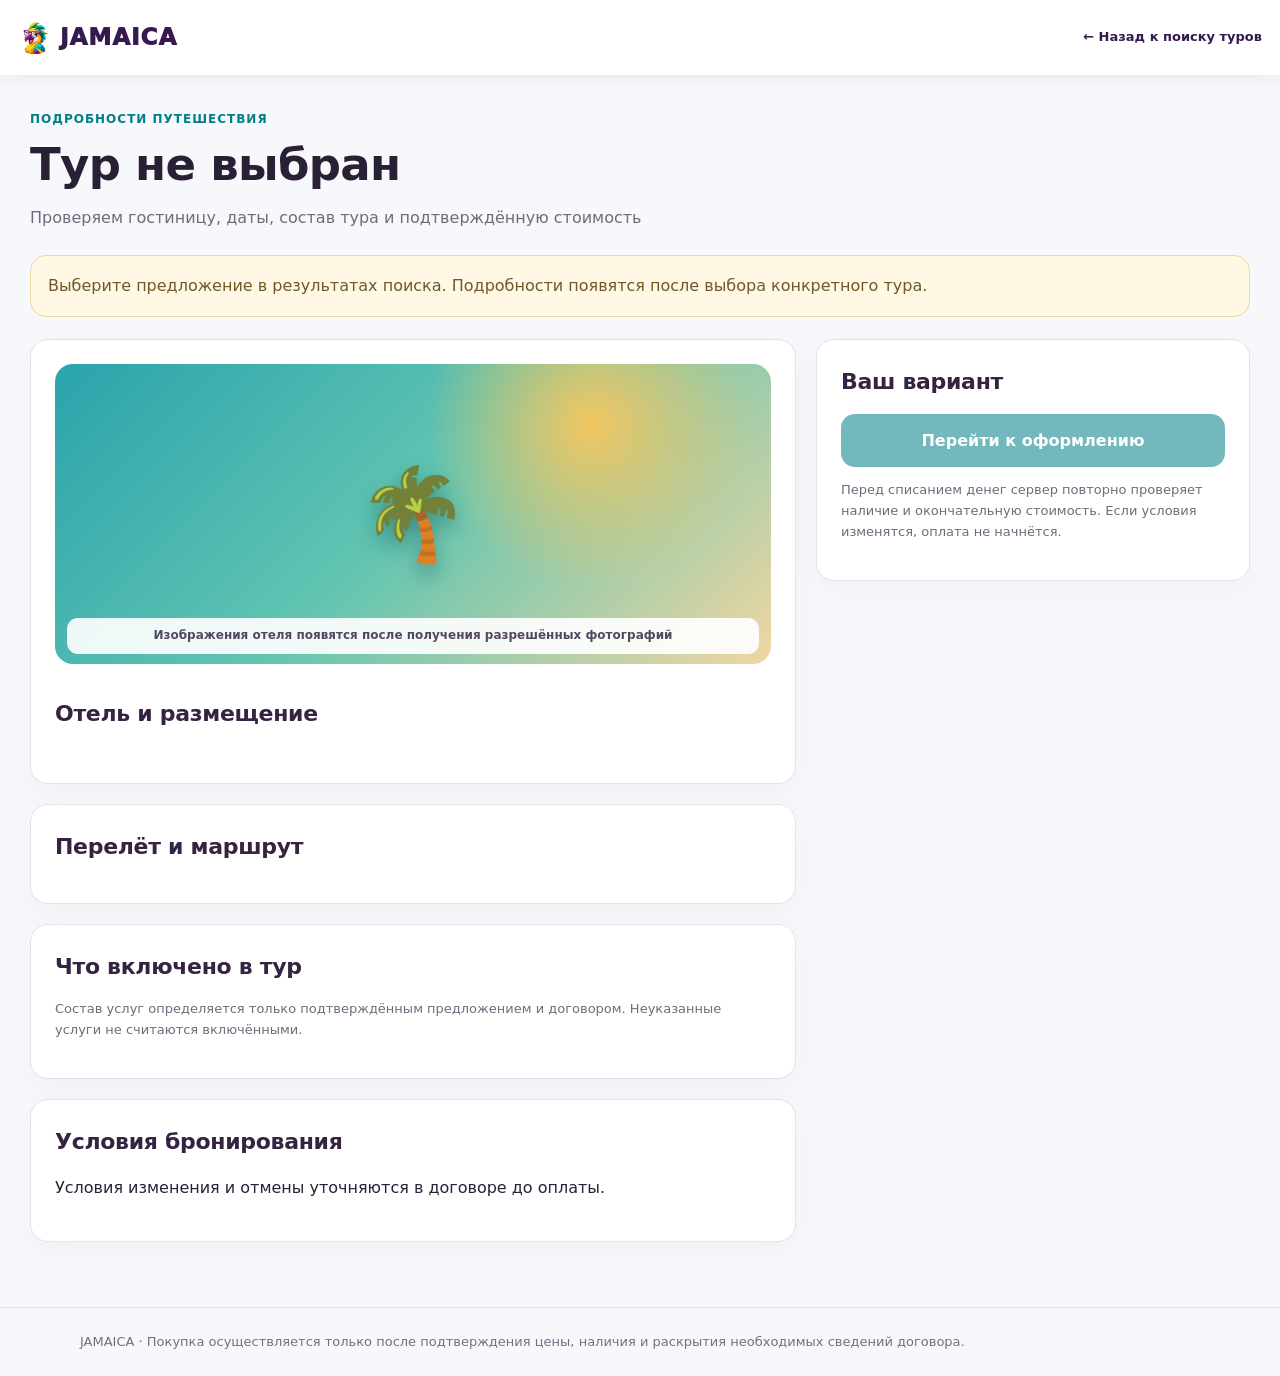
<file: tour.html>
<!doctype html>
<html lang="ru">
<head>
<meta charset="utf-8"><meta name="viewport" content="width=device-width,initial-scale=1">
<meta name="theme-color" content="#35194f"><meta name="robots" content="noindex,follow">
<meta name="description" content="JAMAICA — подробности путешествия: отель, размещение, перелёт и условия тура">
<title>Информация о туре и отеле — JAMAICA</title>
<link rel="shortcut icon" href="./favicon.ico?v=20261122b" type="image/x-icon">
<link rel="icon" type="image/png" sizes="64x64" href="./favicon.png?v=20261122b">
<link rel="apple-touch-icon" href="./favicon.png?v=20261122b">
<style>
:root{--violet:#35194f;--violet2:#57297d;--ink:#2d2140;--muted:#73697c;--teal:#007f86;--gold:#f5c452;--paper:#fcfaf6;--border:#e8dfe8}
*{box-sizing:border-box}body{background:var(--paper);margin:0;color:var(--ink);font:16px/1.55 system-ui,-apple-system,"Segoe UI",Arial,sans-serif}a{color:inherit;text-decoration:none}button{font:inherit;cursor:pointer}button:focus-visible,a:focus-visible{outline:3px solid var(--gold);outline-offset:3px}
nav{background:var(--violet);color:white}.nav{width:min(1120px,calc(100% - 34px));margin:auto;min-height:75px;display:flex;align-items:center;justify-content:space-between;gap:14px}.logo{font-size:23px;font-weight:900;letter-spacing:1px}.back{font-size:14px;font-weight:700}
main{width:min(1120px,calc(100% - 34px));margin:34px auto 80px}.eyebrow{font-size:12px;font-weight:900;letter-spacing:1px;text-transform:uppercase;color:var(--teal)}h1{font-size:clamp(29px,4.2vw,45px);line-height:1.14;margin:10px 0 15px}h2{font-size:22px;margin:0 0 15px}.subtitle{color:var(--muted);margin:0 0 24px}.layout{display:grid;grid-template-columns:minmax(0,1.5fr) minmax(260px,.85fr);gap:20px;align-items:start}.card{background:white;border:1px solid var(--border);border-radius:22px;padding:24px;box-shadow:0 12px 34px #30144b0a;margin-bottom:20px}.card:last-child{margin-bottom:0}.hero{height:300px;border-radius:18px;background:radial-gradient(circle at 75% 20%,#f2c661 0,transparent 28%),linear-gradient(135deg,#2aa3ad 0%,#62c5b1 50%,#f1d6a2 100%);display:grid;place-items:center;position:relative;overflow:hidden}.heroIcon{font-size:90px;filter:drop-shadow(0 10px 10px #03484e66)}.heroLegend{position:absolute;bottom:10px;left:12px;right:12px;text-align:center;background:#ffffffe8;border-radius:11px;padding:8px 11px;color:#534861;font-size:12px;font-weight:750}.hero img{width:100%;height:100%;object-fit:cover;display:block}.gallery{display:flex;gap:9px;flex-wrap:wrap;margin:11px 0}.gallery button{width:76px;height:60px;background:#f2f7f3;border:1px solid var(--border);border-radius:9px;overflow:hidden;padding:0}.gallery img{width:100%;height:100%;object-fit:cover}.badge{display:inline-flex;align-items:center;gap:6px;color:#146363;font-size:12px;font-weight:850;background:#e9f8f4;border-radius:40px;padding:6px 11px;margin:0 6px 7px 0}.specs{display:grid;grid-template-columns:1fr 1fr;gap:11px}.spec{background:#faf8fb;border:1px solid #f0e8f0;border-radius:13px;padding:13px;min-width:0}.spec small{display:block;color:var(--muted);font-size:12px;margin-bottom:4px}.spec b{font-weight:800;overflow-wrap:anywhere}.line{padding:12px 0;border-bottom:1px solid var(--border);display:flex;justify-content:space-between;gap:12px}.line:last-child{border:0}.line span:first-child{color:var(--muted)}.line strong{max-width:57%;text-align:right;overflow-wrap:anywhere}.price{font-size:30px;color:var(--violet);font-weight:950;line-height:1.25}.primary{display:block;text-align:center;background:var(--teal);color:white;font-weight:850;border-radius:14px;padding:14px 18px;border:0;min-height:50px}.primary:hover{background:#00686e}.off{pointer-events:none;opacity:.55}.status{border:1px solid #e8d9a3;background:#fff8e5;color:#6e5928;padding:17px;border-radius:16px;margin:0 0 22px}.status.ok{background:#e8f7f4;border-color:#bee2dd;color:#225e59}.small{font-size:13px;color:var(--muted)}.terms{white-space:pre-wrap;overflow-wrap:anywhere}footer{border-top:1px solid var(--border);padding:24px 0;color:var(--muted);font-size:13px}.hide{display:none!important}
@media(max-width:790px){.layout{grid-template-columns:1fr}.hero{height:245px}}@media(max-width:430px){.specs{grid-template-columns:1fr}.card{padding:17px}main{margin-top:24px}}
</style>
<link rel="stylesheet" href="./assets/jamaica-app-pages.css">
</head>
<body class="jamaicaAppPage">
<nav><div class="nav"><a class="logo" href="./"><picture><source srcset="./assets/jamaica-parrot-logo-v2.avif" type="image/avif"><img src="./assets/jamaica-parrot-mark.svg" alt="" aria-hidden="true" width="34" height="34" style="width:34px;height:34px;object-fit:contain;vertical-align:middle;margin-right:8px"></picture>JAMAICA</a><a class="back" href="./#offers">← Назад к поиску туров</a></div></nav>
<main>
<div class="eyebrow">Подробности путешествия</div>
<h1 id="tourTitle">Загружаем информацию о туре…</h1>
<p class="subtitle" id="tourSubtitle">Проверяем гостиницу, даты, состав тура и подтверждённую стоимость</p>
<div class="status" id="tourStatus" role="status" aria-live="polite">Загрузка данных…</div>
<div class="layout">
<div>
<section class="card" aria-labelledby="hotelHeading">
<div class="hero" id="hotelHero"><span class="heroIcon" aria-hidden="true">🌴</span><div class="heroLegend" id="photoStatus">Изображения отеля появятся после получения разрешённых фотографий</div></div>
<div id="photoThumbnails" class="gallery"></div>
<h2 id="hotelHeading" style="margin-top:21px">Отель и размещение</h2>
<div id="hotelBadges"></div>
<div class="specs" id="hotelSpecs"></div>
<p class="small terms" id="hotelDescription"></p>
</section>
<section class="card"><h2>Перелёт и маршрут</h2><div id="flightDetails"></div></section>
<section class="card"><h2>Что включено в тур</h2><div id="packageDetails"></div><p class="small">Состав услуг определяется только подтверждённым предложением и договором. Неуказанные услуги не считаются включёнными.</p></section>
<section class="card"><h2>Условия бронирования</h2><p class="terms" id="cancellationTerms">Условия изменения и отмены уточняются в договоре до оплаты.</p></section>
</div>
<aside class="card"><h2>Ваш вариант</h2><div id="summary"></div>
<div class="price" id="tourPrice"></div><p class="small" id="priceComment"></p>
<a class="primary off" id="checkoutLink" aria-disabled="true" href="./#offers">Перейти к оформлению</a>
<p class="small">Перед списанием денег сервер повторно проверяет наличие и окончательную стоимость. Если условия изменятся, оплата не начнётся.</p></aside>
</div>
</main>
<footer><div style="width:min(1120px,calc(100% - 34px));margin:auto">JAMAICA · Покупка осуществляется только после подтверждения цены, наличия и раскрытия необходимых сведений договора.</div></footer>
<script>
(function(){
"use strict";
const $=id=>document.getElementById(id);
const now=Date.now();
const id=new URLSearchParams(location.search).get("offer")||"";
const dataSafe=s=>typeof s==="string"?s.trim():"";
function put(id,text){$(id).textContent=text;}
function line(root,key,value){
 const row=document.createElement("div");row.className="line";
 const label=document.createElement("span"),v=document.createElement("strong");
 label.textContent=key;v.textContent=value===undefined||value===null||String(value).trim()===""?"Не указано":String(value);
 row.append(label,v);$(root).append(row);
}
function badge(text){const e=document.createElement("span");e.className="badge";e.textContent=text;$("hotelBadges").append(e);}
function spec(name,value){
 const box=document.createElement("div");box.className="spec";
 const small=document.createElement("small"),bold=document.createElement("b");
 small.textContent=name;bold.textContent=value||"Не указано";box.append(small,bold);$("hotelSpecs").append(box);
}
function safeImage(src){
 if(typeof src!=="string"||src.length>250||src.includes(".."))return null;
 // Only internally hosted images with documented rights; do not embed arbitrary vendor or tracking URLs.
 if(!/^assets\/hotels\/[a-zA-Z0-9/_-]+\.(?:webp|jpg|jpeg|png)$/.test(src))return null;
 return src;
}
function valid(o){
 if(!o||typeof o!=="object"||!/^[a-zA-Z0-9_-]{8,100}$/.test(o.id||""))return false;
 for(const k of ["publish_approved","quote_verified","availability_verified","flights_out_green","flights_back_green","price_scope_verified","total_two_verified"])if(o[k]!==true)return false;
 if(o.flight_pair_evidence_verified!==true)return false;
 if(o.sale_policy!=="BG_BEST_PRICE_TWO_FLIGHTS"||
    o.best_price_required!==true||o.best_price_verified!==true)return false;
 if(!Number.isInteger(o.total_rub)||o.total_rub<=0||o.adults!==2||o.children!==0)return false;
 if(!Number.isInteger(o.nights)||o.nights<3||o.nights>180)return false;
 if(!dataSafe(o.hotel)||!dataSafe(o.origin)||!dataSafe(o.destination)||!/^\d{4}-\d{2}-\d{2}$/.test(o.depart_date||""))return false;
 const checked=Date.parse(o.quote_verified_at),end=Date.parse(o.expires_at);
 return Number.isFinite(checked)&&Number.isFinite(end)&&checked<=now+60000&&now-checked<1200000&&end>now&&Date.parse(o.depart_date+"T23:59:59Z")>now;
}
function fill(o){
 put("tourTitle",o.hotel+" — "+o.destination);
 put("tourSubtitle",o.origin+" → "+o.destination+" · "+o.depart_date+" · "+o.nights+" ночей");
 put("tourStatus","Подтверждённый вариант: цена, наличие мест и перелёты проверены. Перед покупкой проводится повторная проверка.");
 $("tourStatus").className="status ok";
 badge(o.destination);if(Number.isInteger(o.hotel_stars)&&o.hotel_stars>=1&&o.hotel_stars<=5)badge("★".repeat(o.hotel_stars));
 if(dataSafe(o.resort))badge(o.resort.slice(0,70));
 spec("Отель",o.hotel);spec("Курорт",dataSafe(o.resort));spec("Тип номера",dataSafe(o.room_type));
 spec("Питание",dataSafe(o.meal_plan));spec("Размещение",o.adults+" взрослых"+(o.children?", "+o.children+" детей":""));
 if(dataSafe(o.hotel_description))put("hotelDescription",o.hotel_description.slice(0,1500));
 const flights=o.flights&&typeof o.flights==="object"?o.flights:{};
 line("flightDetails","Вылет из",o.origin);line("flightDetails","Туда",dataSafe(flights.outbound_route)||"Рейс подтверждён, сведения пока не представлены");
 line("flightDetails","Обратно",dataSafe(flights.return_route)||"Рейс подтверждён, сведения пока не представлены");
 line("flightDetails","Багаж",dataSafe(flights.baggage));line("flightDetails","Авиакомпания",dataSafe(flights.airline));
 const pkg=o.package_details&&typeof o.package_details==="object"?o.package_details:{};
 line("packageDetails","Проживание",o.hotel+", "+o.nights+" ночей");
 line("packageDetails","Питание",dataSafe(o.meal_plan));
 line("packageDetails","Трансфер",dataSafe(pkg.transfer));
 line("packageDetails","Медицинская страховка",dataSafe(pkg.insurance));
 line("packageDetails","Другие включённые услуги",dataSafe(pkg.included));
 put("cancellationTerms",dataSafe(pkg.cancellation_terms)||"Полные условия изменения, аннуляции и возврата должны быть раскрыты при оформлении до оплаты.");
 line("summary","Страна",o.destination);line("summary","Отель",o.hotel);line("summary","Дата вылета",o.depart_date);
 line("summary","Продолжительность",o.nights+" ночей");line("summary","Туристы",o.adults+" взрослых");
 put("tourPrice",o.total_rub.toLocaleString("ru-RU")+" ₽");
 put("priceComment","Итоговая стоимость за двух взрослых · "+Math.round(o.total_rub/2).toLocaleString("ru-RU")+" ₽ на человека при размещении вдвоём");
 const btn=$("checkoutLink");btn.href="checkout.html?offer="+encodeURIComponent(o.id);btn.classList.remove("off");btn.removeAttribute("aria-disabled");
 const gallery=Array.isArray(o.gallery_paths)&&o.photos_licensed===true?o.gallery_paths.map(safeImage).filter(Boolean).slice(0,8):[];
 if(gallery.length){
   const hero=$("hotelHero");hero.replaceChildren();
   const large=document.createElement("img");large.src=gallery[0];large.alt="Фотография отеля "+o.hotel;large.loading="eager";hero.append(large);
   for(const src of gallery){
     const b=document.createElement("button");b.type="button";b.setAttribute("aria-label","Посмотреть фотографию отеля");
     const image=document.createElement("img");image.src=src;image.alt="";image.loading="lazy";b.append(image);b.addEventListener("click",()=>{large.src=src;});
     $("photoThumbnails").append(b);
   }
 }
}
async function init(){
 if(!/^[a-zA-Z0-9_-]{8,100}$/.test(id)){
  put("tourTitle","Тур не выбран");put("tourStatus","Выберите предложение в результатах поиска. Подробности появятся после выбора конкретного тура.");
  return;
 }
 try{
  const controller=new AbortController(),timeout=setTimeout(()=>controller.abort(),12000);
  let resp;
  try{resp=await fetch("./verified-offers.json",{cache:"no-store",signal:controller.signal});}
  finally{clearTimeout(timeout);}
  if(!resp.ok)throw Error("HTTP_"+resp.status);
  const data=await resp.json();
  if(data.schema!=="jamaica.verified-offers.v1"||!Array.isArray(data.offers)||data.offers.length>500)throw Error("INVALID_CATALOG");
  const o=data.offers.find(item=>item&&item.id===id);
  if(!valid(o)){
   put("tourTitle","Тур больше не доступен");put("tourSubtitle","Предложение снято с продажи или его подтверждение устарело.");
   put("tourStatus","Данные выбранного тура не актуальны. Вернитесь к поиску и выберите другое предложение. Оплата недоступна.");return;
  }
  fill(o);
 }catch(err){
  put("tourTitle","Не удалось загрузить тур");put("tourSubtitle","Временная ошибка загрузки сведений.");
  put("tourStatus","Проверьте соединение или вернитесь к поиску. Никакие платежи не выполнялись.");
 }
}
init();
})();
</script>
</body></html>
</file>
<file: assets/jamaica-search-ui.css>
/* JAMAICA Search UI 2026 — independent layout inspired by travel-search UX.
   Purple / teal / gold JAMAICA identity; no external images/fonts or copied assets. */
:root{--purple:#35194f;--purple2:#542678;--teal:#007f86;--teal2:#0e9fa2;--gold:#f5c452;--bg:#f7f8fb;--ink:#292237;--muted:#6d6979;--line:#e5e4ea;--shadow:0 14px 45px rgba(34,23,52,.075)}
body{background:var(--bg);color:var(--ink)}
.wrap{width:min(1320px,calc(100% - 48px))}
.utilityBar{background:#29183b;color:#e9def3;font-size:12px}
.utilityInner{min-height:33px;display:flex;align-items:center;justify-content:space-between;gap:14px}
.utilityInner span+span{color:#d1f4ec}
.top{position:sticky;top:0;z-index:90;background:#fff;color:var(--ink);box-shadow:0 2px 16px rgba(36,22,43,.075)}
.nav{min-height:76px}
.logo{font-size:25px;letter-spacing:.3px;color:var(--purple)}
.logo .bird{width:47px;height:47px;border-radius:13px;transform:none;background:linear-gradient(145deg,#f9d86e,#f6b747);box-shadow:0 3px 12px #dca94944}
.logo .logoSub{display:block;font-size:10px;color:#81738d;font-weight:650;letter-spacing:1.3px;text-transform:uppercase}
.logoText{line-height:1.05}
.navLinks{gap:5px;align-items:center}
.navLinks a{border:0;padding:11px 13px;color:#453651;font-size:14px;border-radius:10px}
.navLinks a:hover,.navLinks a:focus-visible{background:#f5f0f8}
.navLinks a.contactNav{background:var(--teal);color:#fff!important;padding:11px 18px;border-color:var(--teal);border-radius:11px}
.navLinks a.contactNav:hover{background:#006970}
.hero{padding:36px 0 96px;background:radial-gradient(ellipse at 85% 7%,#8757a6aa 0,transparent 36%),linear-gradient(108deg,#32184e 12%,#55287a 67%,#006f86 130%)}
.hero:after{height:38px;bottom:-20px;left:-1%;right:-1%;border-radius:50% 50% 0 0}
.heroGrid{grid-template-columns:1.45fr .55fr;gap:25px;min-height:218px}
.hero h1{margin:14px 0 11px;line-height:1.08;font-size:clamp(33px,4vw,58px);letter-spacing:-1.4px}
.hero p{font-size:16px;max-width:710px;line-height:1.55}
.heroActions{display:none}
.heroFine{font-size:12px;color:#e7d7ed}
.kicker{background:#fff0c722;border-color:#fff3c470;color:#ffedb3}
.heroArt{min-height:210px;max-height:240px;border-radius:32px;box-shadow:0 22px 70px #17092655}
.artBird{font-size:94px}
.artCircle{width:104px;height:104px}
.artBubble{left:5%;right:5%;bottom:14px;padding:12px 14px;border-radius:13px}
.artBubble strong{font-size:20px}
.searchPanel{margin-top:-64px;z-index:5;padding:0 22px 20px;border:1px solid #ede8ef;box-shadow:0 15px 48px rgba(25,20,40,.17);border-radius:20px}
.searchModeTabs{display:flex;align-items:center;gap:5px;margin:0 0 15px;border-bottom:1px solid #e8e4eb;overflow-x:auto}
.searchModeTabs a{display:flex;align-items:center;justify-content:center;white-space:nowrap;min-height:55px;padding:13px 20px 11px;font-size:14px;color:#63566c;font-weight:790;border-bottom:3px solid transparent}
.searchModeTabs a[aria-current="page"]{color:var(--purple);border-bottom-color:var(--teal)}
.searchModeTabs a:hover{color:var(--teal)}
.searchHead{margin-bottom:13px}
.searchHead h2{font-size:19px}
.searchHead .micro{max-width:410px;text-align:right}
.fieldsMain{display:grid;grid-template-columns:repeat(16,minmax(0,1fr));gap:0;border:1px solid #e0dce4;border-radius:13px;background:white;overflow:hidden}
.fieldsMain .field{grid-column:span 2!important;border-right:1px solid #e7e2ea;display:flex;justify-content:center;padding:9px 11px 10px;gap:3px;min-width:0}
.fieldsMain .field.wide{grid-column:span 3!important}
.fieldsMain .field:last-child{border-right:0}
.fieldsMain .field label{font-weight:750;font-size:11px;color:#706878;white-space:nowrap;overflow:hidden;text-overflow:ellipsis}
.fieldsMain .field input,.fieldsMain .field select{border:0;border-radius:0;background:transparent;height:29px;font-size:14px;font-weight:650;color:var(--ink);padding:0;outline-offset:2px}
.fieldsMain .field input:focus,.fieldsMain .field select:focus{outline:2px solid #cde9e8;border-radius:4px}
.advancedFilters{margin-top:10px;border:0}
.advancedFilters summary{cursor:pointer;display:inline-flex;align-items:center;gap:6px;color:var(--teal);font-weight:780;font-size:13px;list-style-position:inside;padding:8px 3px}
.advancedFilters[open] summary{margin-bottom:9px}
.fieldsExtra{display:grid;grid-template-columns:repeat(2,minmax(0,1fr));gap:12px}
.fieldsExtra .field{grid-column:span 1!important}
.fieldsExtra .field input{height:43px;background:#f8f7fa}
.formBottom{margin-top:11px;gap:15px;align-items:center}
.formBottom .btn{background:linear-gradient(115deg,#00888b,#006d85);color:white;border-radius:12px;min-width:210px;min-height:50px;font-size:15px}
.formBottom .hint{max-width:none;flex:1;color:#70687b;line-height:1.45}
.offerSection{margin-top:0;border-top:0;background:#f6f7fa;padding:41px 0 65px}
.offerSection .sectionHead{margin-bottom:19px}
.offerSection .sectionHead h2{font-size:clamp(25px,2.6vw,33px);margin:0 0 7px}
.offerSection .sectionHead p{font-size:13px;max-width:800px}
.offerSection .sectionTag{margin:0 0 8px}
#searchProgress:not(.hide){padding:13px 18px;margin:0 0 15px!important;border-radius:12px;border-color:#dfe5ed}
#searchProgress .offerIcon{font-size:26px}
#searchProgress strong{font-size:14px}
#searchProgress p{font-size:12px}
.resultsLayout{display:grid;grid-template-columns:256px minmax(0,1fr);gap:20px;align-items:start}
.resultsSidebar{min-width:0}
.filtersDisclosure{border:1px solid #e3e0e8;border-radius:17px;background:#fff;box-shadow:0 7px 25px #3a22460a;overflow:hidden}
.filtersDisclosure>summary{padding:18px 18px 14px;cursor:pointer;font-size:17px;font-weight:850;list-style-position:inside;color:#342144}
.filtersContent{padding:0 18px 18px}
.filterGroup{padding:14px 0;border-top:1px solid #efedf2}
.filterGroup label{display:block;font-size:12px;font-weight:800;color:#52475b;margin:0 0 7px}
.filterGroup select,.filterGroup input{display:block;width:100%;height:43px;border:1px solid #ddd8e1;border-radius:10px;background:#fff;padding:9px 10px;color:var(--ink);font-size:14px;min-width:0}
.filterGroup small{font-size:11px;color:var(--muted);line-height:1.5;display:block;margin-top:6px}
.filtersActions{display:flex;flex-direction:column;gap:8px}
.filtersActions button{border:1px solid var(--teal);border-radius:11px;background:var(--teal);padding:11px;color:white;font-weight:820}
.filtersActions button.filterReset{background:#fff;border-color:#e5dfea;color:#4e3f5a}
.resultsMain{min-width:0}
.resultsToolbar{padding:11px 15px;background:#fff;border:1px solid #e4e0e8;border-radius:12px;margin-bottom:14px;gap:10px}
.resultsToolbar label{font-weight:790;color:#514460;font-size:12px}
.resultsToolbar select{border:1px solid #e4e0e8;height:39px;min-height:39px;max-width:340px;border-radius:9px;font-weight:680;font-size:13px}
.resultsToolbar .resultsEdit{font-size:12px;padding:9px 12px}
.favoritesToggle{display:inline-flex;align-items:center;gap:7px;font-size:12px;color:#56465e;font-weight:790;cursor:pointer;padding:6px 8px;border-radius:9px}
.favoritesToggle:hover{background:#fcf5e5}
.favoritesToggle input{accent-color:var(--purple);width:17px;height:17px}
.favoritesToggle b{display:inline-grid;place-items:center;min-width:19px;height:19px;padding:0 4px;background:#f7e5f2;color:#54266c;border-radius:6px;font-size:11px}

.offerCards#previewCards{display:flex;flex-direction:column;gap:12px;margin-top:0}
#previewCards .tourResultCard{display:grid;grid-template-columns:minmax(180px,30%) minmax(0,1fr) minmax(180px,23%);gap:0;padding:0;border:1px solid #e5e0e7;border-radius:16px;box-shadow:0 5px 17px #271c4409;overflow:hidden;min-height:225px;transition:box-shadow .2s,transform .2s}
#previewCards .tourResultCard:hover{box-shadow:0 14px 28px #241b4319;transform:translateY(-1px)}
#previewCards .previewMedia{aspect-ratio:auto;height:100%;min-height:217px;border-radius:0}
#previewCards .previewScenePlaceholder{min-height:217px;padding:15px;font-size:12px}
.tourResultMain{padding:18px 19px;display:flex;flex-direction:column;gap:9px;min-width:0}
.tourResultMain h3{font-size:19px;line-height:1.27;overflow-wrap:anywhere;margin:2px 0 0}
.tourResultMain .hotelLocation{font-size:12px;color:#706479}
.tourResultMain .travelFacts{display:flex;flex-wrap:wrap;gap:7px;align-items:center;margin-top:3px}
.tourResultMain .travelFacts span{font-size:12px;background:#f6f2f9;color:#4f3e5f;padding:7px 9px;border-radius:8px;white-space:normal}
.tourResultMain .roomKind{font-size:12px;color:#665c72;line-height:1.5;overflow-wrap:anywhere}
.tourResultMain .hotelLink{display:inline-flex;align-items:center;color:var(--teal);font-weight:760;font-size:12px;text-decoration:underline;margin-top:auto}
.tourResultMain .countryBadge{display:inline-flex;align-self:start;font-size:11px;font-weight:850;color:#0c797c;background:#e7f6f5;padding:5px 10px;border-radius:9px}
.tourResultPrice{display:flex;flex-direction:column;align-items:stretch;justify-content:center;gap:10px;padding:16px;border-left:1px solid #f0eaf0;background:#fdfcfe}
.tourResultPrice strong{color:#30174a;font-size:18px;font-weight:920;line-height:1.35}
.tourResultPrice small{color:#756b80;font-size:11px;line-height:1.5}
.tourResultPrice .referenceAmount{font-size:24px;display:block;line-height:1.1;letter-spacing:-.5px;margin:3px 0;color:var(--purple)}
.tourResultPrice .btn{margin-top:7px;width:100%;font-size:13px;min-height:45px;padding:10px 12px;border:0;background:var(--teal);color:white;border-radius:10px}
.tourResultPrice .btn:hover{background:#006c73;filter:none}
.tourResultPrice .saveTour{background:white;border:1px solid #e1dbe8;border-radius:9px;color:#5b4d6b;padding:8px 10px;font-weight:760;font-size:12px}
.tourResultPrice .saveTour[aria-pressed="true"]{background:#fff4d7;border-color:#f3d286;color:#634318}
#previewCards .empty{width:100%;text-align:center}
.sourceDetails{margin-top:15px;background:#fff;border-color:#e7e2ed}
#previewMore{margin:19px auto 9px}
#hotels{background:#faf9fc;border-top:1px solid #eae8ee;padding:38px 0 45px}
.hotelDirectoryDisclosure{background:#fff;border:1px solid #e4dfe9;border-radius:18px;overflow:hidden;box-shadow:0 8px 30px #321a4b0b}
.hotelDirectorySummary{display:flex;justify-content:space-between;align-items:center;gap:22px;padding:24px 27px;cursor:pointer;list-style:none}
.hotelDirectorySummary::-webkit-details-marker{display:none}
.hotelDirectorySummaryText{display:flex;flex-direction:column;gap:6px;min-width:0}
.hotelDirectorySummaryText strong{font-size:clamp(21px,2.2vw,27px);line-height:1.2;color:var(--purple)}
.hotelDirectorySummaryText .sectionTag{margin:0}
.hotelDirectorySummaryText .micro{font-size:13px;line-height:1.6}
.hotelDirectorySummaryAction{flex-shrink:0;padding:10px 14px;border:1px solid #cbdeda;border-radius:10px;color:var(--teal);font-weight:800;font-size:13px}
.hotelDirectoryDisclosure[open] .hotelDirectorySummaryAction{background:#e9f6f4}
.hotelDirectoryBody{padding:0 27px 25px}
.hotelDirectoryBody .sectionHead{margin:8px 0 18px}
.hotelDirectoryBody .sectionHead h2{font-size:23px}
@media(max-width:580px){.hotelDirectorySummary{align-items:flex-start;flex-direction:column;padding:19px;gap:12px}.hotelDirectoryBody{padding:0 17px 18px}.hotelDirectorySummaryAction{align-self:flex-start}}
#hotelGuideCards .destination{min-height:185px}
#how{background:#fff}
.finalCta{border-radius:20px;box-shadow:0 14px 45px #36225a22}
.foot{background:#241632}
@media(max-width:1230px){.wrap{width:min(1200px,calc(100% - 34px))}.resultsLayout{grid-template-columns:230px minmax(0,1fr);gap:15px}#previewCards .tourResultCard{grid-template-columns:minmax(160px,28%) minmax(0,1fr) minmax(162px,23%)}.tourResultMain{padding:15px}.tourResultPrice{padding:13px}}
@media(max-width:1050px){.fieldsMain{grid-template-columns:repeat(12,minmax(0,1fr))}.fieldsMain .field.wide{grid-column:span 3!important}.fieldsMain .field{grid-column:span 3!important;border-bottom:1px solid #e7e2ea}.fieldsMain .field:nth-child(4n){border-right:0}.resultsLayout{grid-template-columns:220px minmax(0,1fr)}#previewCards .tourResultCard{grid-template-columns:minmax(180px,35%) minmax(0,1fr)}#previewCards .previewMedia{min-height:190px}.tourResultPrice{grid-column:2;border-left:0;border-top:1px solid #eee6ef;padding:12px 15px;display:grid;grid-template-columns:1fr 1fr;gap:7px}.tourResultPrice strong,.tourResultPrice small{grid-column:1}.tourResultPrice .btn,.tourResultPrice .saveTour{grid-column:2}.tourResultMain{padding:15px}}
@media(max-width:790px){.utilityInner{font-size:11px}.utilityInner span+span{display:none}.nav{gap:8px;min-height:65px}.navLinks a{padding:9px 10px;font-size:12px}.navLinks a:nth-child(2){display:inline-flex}.hero{padding:31px 0 75px}.heroGrid{grid-template-columns:1fr}.heroArt{display:none}.hero h1{font-size:clamp(32px,6vw,46px)}.hero p{font-size:14px}.searchPanel{margin-top:-48px;padding:0 15px 17px}.searchModeTabs a{padding:12px 15px;font-size:12px}.fieldsMain{grid-template-columns:repeat(6,minmax(0,1fr))}.fieldsMain .field,.fieldsMain .field.wide{grid-column:span 3!important}.fieldsMain .field:nth-child(even){border-right:0}.formBottom{flex-direction:column;align-items:stretch}.formBottom .btn{width:100%}.formBottom .hint{font-size:11px}.resultsLayout{display:block}.resultsSidebar{margin-bottom:14px}.filtersDisclosure>summary{padding:13px 16px;font-size:14px}.filtersContent{display:grid;grid-template-columns:repeat(2,minmax(0,1fr));gap:8px 14px;padding:0 16px 16px}.filterGroup{padding:8px 0}.filtersActions{grid-column:1/-1;flex-direction:row}.filtersActions button{flex:1}.offerSection{padding-top:30px}}
@media(max-width:580px){.wrap{width:calc(100% - 24px)}.top .nav{align-items:center}.logo{font-size:18px;gap:7px}.logo .bird{width:37px;height:37px;font-size:23px}.logo .logoSub{font-size:8px}.navLinks{gap:0}.navLinks a{font-size:11px;padding:8px}.navLinks a:nth-child(2),.navLinks a:nth-child(3){display:none}.navLinks a.contactNav{padding:8px 10px}.hero h1{font-size:36px}.hero p{font-size:13px}.heroFine{display:none}.kicker{font-size:11px}.searchHead{display:none}.fieldsMain{grid-template-columns:repeat(2,minmax(0,1fr))}.fieldsMain .field,.fieldsMain .field.wide{grid-column:span 1!important;border-right:0}.fieldsMain .field:nth-child(1),.fieldsMain .field:nth-child(2){grid-column:span 2!important;border-bottom:1px solid #e7e2ea}.fieldsMain .field:nth-child(3),.fieldsMain .field:nth-child(5),.fieldsMain .field:nth-child(7){border-right:1px solid #e7e2ea}.fieldsMain .field:nth-child(1) label,.fieldsMain .field:nth-child(2) label{font-size:12px}.fieldsMain .field:nth-child(1) input,.fieldsMain .field:nth-child(2) input{font-size:15px}.fieldsExtra{grid-template-columns:1fr}.offerSection .sectionHead h2{font-size:27px}.offerSection .sectionHead p{font-size:12px}.resultsToolbar{padding:10px;flex-wrap:wrap}.resultsToolbar select{flex:1;max-width:100%}.resultsToolbar .resultsEdit{margin-left:0}.filtersContent{grid-template-columns:1fr}#previewCards .tourResultCard{display:flex;flex-direction:column}#previewCards .previewMedia{height:auto;aspect-ratio:16/9;min-height:0}.tourResultMain{padding:15px 16px}.tourResultMain h3{font-size:19px}.tourResultPrice{display:flex;align-items:stretch;border-left:0;border-top:1px solid #eee3ed;padding:14px 16px}.tourResultPrice strong{font-size:15px}.tourResultPrice .referenceAmount{font-size:23px}.tourResultPrice .btn{width:100%}.section{padding-top:40px}.finalCta{margin-top:30px}}
@media(prefers-reduced-motion:reduce){.tourResultCard,.btn{transition:none!important}.tourResultCard:hover{transform:none!important}}

/* JAMAICA original glasses macaw: responsive vector logo */
.logo .bird{overflow:hidden;display:grid;place-items:center;transform:none}
.logo .bird img{display:block;width:100%;height:100%;object-fit:contain;filter:drop-shadow(0 2px 2px #46213d27)}
.heroArt{isolation:isolate;background:radial-gradient(circle at 25% 27%,#fff4c8 0 9%,transparent 11%),linear-gradient(145deg,#0b879b 0%,#64c9c3 28%,#f7ddb5 68%,#8ac6a9 100%)}
.heroArt::after{display:none!important}
.heroArt::before{z-index:-1}
.heroArt .mascotHero{position:absolute;z-index:1;right:-7%;top:-18%;height:135%;width:103%;max-width:none;object-fit:contain;object-position:right bottom;filter:drop-shadow(0 15px 15px rgba(42,21,57,.20));pointer-events:none}
.heroArt .artCircle{background:#ffefba88;z-index:0}
.heroArt .artBubble{z-index:2;left:6%;right:6%;bottom:13px;background:#fffffff0}
.catalogBreadth{font-size:12px;line-height:1.6;margin:0 0 15px;color:#62576e;border-left:3px solid var(--teal);padding:8px 12px;background:#eff9f8;border-radius:0 9px 9px 0}
.resultsOtherCountries{font:inherit;cursor:pointer}
@media(max-width:790px){.heroArt .mascotHero{right:0;top:-10%;height:125%;width:82%}}
@media(max-width:580px){.heroArt .mascotHero{width:72%;height:125%;right:-4%;top:-12%}}

/* 2026 JAMAICA mascot: the actual transparent mascot image is visible
   in full without the old SVG/emoji crop and obstructing promo bubble. */
.logo .bird{border-radius:13px;background:#fff1b0;overflow:hidden}
.logo .bird picture{display:block;width:100%;height:100%;overflow:hidden}
.logo .bird picture img{display:block;width:100%;height:100%;object-fit:cover;transform:scale(1.10);filter:none}
.heroArt{isolation:isolate;background:linear-gradient(132deg,#7ddcd1 0%,#f6db9a 56%,#a5d8cc 100%)!important;overflow:hidden}
.heroArt::before,.heroArt::after{display:none!important}
.heroArt .artCircle{width:155px;height:155px;left:8%;top:10%;background:#fff7cb9a;filter:none}
.heroArt .mascotVisual{position:absolute;display:block;right:0;top:0;width:94%;height:100%;z-index:2}
.heroArt .mascotVisual img.mascotHero{display:block;position:static;width:100%;height:100%;max-width:100%;object-fit:contain;object-position:center bottom;filter:drop-shadow(0 12px 9px #3a205c35);pointer-events:none;transform:none}
.heroArt .artBubble{display:none!important}
#previewCards .previewMedia{background:#f0f7f5}
#previewCards .previewScenePlaceholder{background:#f0f7f5!important;color:#4f6070;line-height:1.6;text-wrap:balance}
@media(max-width:790px){.heroArt .mascotVisual{right:0;top:0;height:100%;width:86%}}
@media(max-width:580px){.heroArt .mascotVisual{right:-2%;top:0;height:100%;width:88%}}

/* Clean images: source, licence and "not the hotel" warning sit below the photo */
#previewCards .previewMedia{display:flex;flex-direction:column;color:#514b5c;background:#f4f8f7}
#previewCards .previewPhotoFrame{position:relative;display:block;flex:1 1 auto;min-height:155px;overflow:hidden;width:100%;background:#e5edeb}
#previewCards .previewPhotoFrame>img{position:absolute;inset:0;width:100%;height:100%;display:block;object-fit:cover}
#previewCards .previewPhotoMeta{position:static;display:flex;align-items:center;gap:4px 9px;flex-wrap:wrap;flex:0 0 auto;min-height:39px;padding:7px 11px;background:#fff;border-top:1px solid #e3e9ec;color:#586375;font-size:10px;line-height:1.4}
#previewCards .previewPhotoMeta .hotelPhotoLabel{position:static;display:inline;background:none;color:#4f5d6e;padding:0;margin:0;width:auto;max-width:100%;font-size:10px;font-weight:750;line-height:1.4;pointer-events:auto}
#previewCards .previewPhotoMeta .mediaSourceCredit,
#previewCards .previewPhotoMeta .mediaLicenseLink,
#previewCards .previewPhotoMeta .mediaRightsNote{position:static!important;z-index:auto!important;display:inline;width:auto;max-width:100%;margin:0;padding:0;border:0;border-radius:0;background:none!important;color:#17777f;text-decoration:none;font-size:10px;line-height:1.4;overflow-wrap:anywhere}
#previewCards .previewPhotoMeta .mediaRightsNote{color:#606c79}
#previewCards .previewPhotoMeta a:hover{text-decoration:underline;background:none!important;color:#08575d}
#previewCards .previewPhotoMeta a:focus-visible{outline:2px solid #008e93;outline-offset:3px}
@media(max-width:790px){#previewCards .previewMedia{height:auto;aspect-ratio:auto;min-height:0}#previewCards .previewPhotoFrame{flex:none;min-height:0;aspect-ratio:16/9}}

/* Guests and room groups for verified age-aware provider pricing. */
.travelerBuilder{margin:15px 0 0;border:1px solid #dbeae7;border-radius:15px;background:#f8fcfb;padding:17px 19px}
.travelerIntro{display:flex;align-items:start;justify-content:space-between;gap:15px;margin-bottom:12px}
.travelerIntro strong{display:block;color:#381e4e;font-size:15px}
.travelerIntro span,.partyHint{font-size:12px;color:#70677a;line-height:1.55}
#partySummary{flex-shrink:0;border-radius:8px;background:#e8f6f4;color:#116e70;font-weight:780;padding:7px 10px;max-width:270px;text-align:right}
.partyAges,.partyRoomFields{display:grid;grid-template-columns:repeat(auto-fit,minmax(170px,1fr));gap:11px}
.childAgeField{display:flex;flex-direction:column;gap:5px;min-width:0}
.childAgeField label{font-size:12px;font-weight:750;color:#5b5067}
.childAgeField input,.childAgeField select{min-height:42px;min-width:0;padding:8px 10px;border:1px solid #d8d4e2;border-radius:9px;background:#fff;color:#362445;font:inherit;width:100%}
.partyRoom{margin:14px 0 12px;border:1px solid #e7e0eb;background:#fff;border-radius:12px;padding:13px}
.partyRoomHeader{display:flex;align-items:center;justify-content:space-between;gap:12px;margin-bottom:10px;color:#4a285e}
.removeRoom{border:0;background:none;color:#9a3454;font-size:12px;font-weight:750;cursor:pointer;text-decoration:underline}
.partyRoom .partyAges{margin-top:10px}
.addRoomButton{border:1px solid #0c8589;background:#fff;color:#08767a;border-radius:10px;cursor:pointer;padding:9px 14px;font-weight:800;font-size:13px;margin-top:10px}
.addRoomButton:disabled{opacity:.45;cursor:not-allowed}
.partyHint{margin:10px 0 0}
.partyError{padding:9px 12px;border-radius:9px;background:#fff1ec;color:#7f2525;font-size:13px}
.partyInCard{font-size:12px;color:#106b72;font-weight:800;border-left:3px solid #39b4ac;padding:4px 0 4px 9px}
@media(max-width:580px){.travelerBuilder{padding:13px}.travelerIntro{flex-direction:column}.travelerIntro #partySummary{max-width:100%;text-align:left}.partyAges,.partyRoomFields{grid-template-columns:1fr}}


/* Country choices only from source-observed tour preview countries. */
.eligibilityUnverified{display:block;color:#694f75;background:#f8f4fc;border-left:3px solid #b8a0cb;padding:8px 10px;border-radius:6px;margin-bottom:9px;line-height:1.45}
.quickCountryBar{display:flex;gap:11px;align-items:center;flex-wrap:wrap;margin:0 0 17px}
.quickCountryIntro{font-size:12px;font-weight:800;color:#51435f;white-space:nowrap}
.quickCountryChips{display:flex;flex-wrap:wrap;gap:7px;min-width:0}
.quickCountryChip{font:inherit;font-size:12px;font-weight:700;line-height:1.3;cursor:pointer;color:#523568;background:#fff;border:1px solid #dcd1e3;border-radius:999px;padding:8px 12px;transition:background .15s,border-color .15s}
.quickCountryChip:hover{background:#f1edf7;border-color:#816a9c}
.quickCountryChip[aria-pressed="true"]{color:#fff;background:#35194f;border-color:#35194f}
.quickCountryChip:focus-visible{outline:3px solid #09a6a9;outline-offset:3px}
.previousSourceNotice{color:#655482;background:#f7f2fc;border-left:3px solid #9875be;border-radius:5px;padding:7px 10px;font-size:12px;line-height:1.5;margin-top:8px}
@media(max-width:580px){.quickCountryBar{display:block}.quickCountryIntro{display:block;margin-bottom:7px}.quickCountryChips{display:flex;flex-wrap:nowrap;overflow-x:auto;scrollbar-width:thin;padding:2px 2px 8px}.quickCountryChip{flex:none;white-space:nowrap}}

.quickCountryMore{border-style:dashed;border-color:#61adb1;background:#f0fbfa;color:#006970}
.quickCountryMore:hover{border-color:#00878b;background:#e3f8f5}

/* Source-verified route-first bot observations. Visual only — no booking. */
.visualProofToggle{background:#f0f9f8;border-radius:11px;padding:7px 12px;border:1px solid #bfe2de;color:#086e71;line-height:1.4}
#visualProofNotice{padding:9px 13px;border-left:3px solid #89bfc4;background:#f5fbfa;border-radius:8px;line-height:1.55;margin-bottom:13px}
.visualEvidenceStatus{font-size:12px;line-height:1.5;font-weight:650;border-radius:9px;background:#f0f9f6;border-left:4px solid #208874;color:#125c4e;padding:10px 12px}

/* Upcoming published departure months; never implies supplier inventory. */
.quickMonthBar{display:flex;gap:11px;align-items:center;margin:-5px 0 18px;min-width:0}
.quickMonthIntro{font-size:12px;font-weight:800;color:#51435f;white-space:nowrap}
.quickMonthChips{display:flex;gap:7px;min-width:0;overflow-x:auto;scrollbar-width:thin;padding:3px 3px 8px;flex:1}
.quickMonthChip{font:inherit;font-size:12px;font-weight:700;white-space:nowrap;flex:none;cursor:pointer;color:#0d6366;background:#f2faf9;border:1px solid #cde6e4;border-radius:999px;padding:8px 12px}
.quickMonthChip:hover{background:#e4f4f2;border-color:#79bebb}
.quickMonthChip[aria-pressed="true"]{color:#fff;background:#007f86;border-color:#007f86}
.quickMonthChip:focus-visible{outline:3px solid #f5c452;outline-offset:3px}
@media(max-width:580px){.quickMonthBar{display:block}.quickMonthIntro{display:block;margin-bottom:7px}.quickMonthChips{width:100%}}

/* Identity-safe resort cards: never substitute a country skyline for the hotel. */
#previewCards .previewScenePlaceholder{
 position:relative;isolation:isolate;overflow:hidden;
 display:flex;flex-direction:column;align-items:center;justify-content:center;
 gap:15px;min-height:230px;padding:24px 20px!important;text-align:center;
 background:
   radial-gradient(circle at 85% 13%,rgba(245,196,82,.36),transparent 39%),
   radial-gradient(circle at 10% 100%,rgba(6,136,149,.26),transparent 48%),
   linear-gradient(135deg,#35204e,#512d65 62%,#1b7281)!important;
 color:#fff!important;
}
#previewCards .previewScenePlaceholder::before,
#previewCards .previewScenePlaceholder::after{
 content:"";position:absolute;z-index:-1;pointer-events:none;
 border:1px solid rgba(255,255,255,.16);border-radius:50%;
}
#previewCards .previewScenePlaceholder::before{width:250px;height:250px;top:-135px;right:-90px}
#previewCards .previewScenePlaceholder::after{width:350px;height:350px;bottom:-275px;left:-115px}
#previewCards .previewPlaceholderEmblem{
 display:grid;place-items:center;width:72px;height:72px;border-radius:22px;
 color:#48235f;background:linear-gradient(145deg,#ffe89a,#efb83f);
 font-size:45px;font-weight:900;letter-spacing:-3px;
 box-shadow:0 12px 40px rgba(12,7,26,.24);
}
#previewCards .previewPlaceholderText{display:flex;flex-direction:column;gap:7px;align-items:center}
#previewCards .previewPlaceholderText strong{color:#fff;font-size:15px;line-height:1.4}
#previewCards .previewPlaceholderText small{max-width:220px;color:#e4dbe9;font-size:11px;line-height:1.5}
@media(max-width:790px){
 #previewCards .previewScenePlaceholder{min-height:200px;padding:19px!important}
 #previewCards .previewPlaceholderEmblem{width:59px;height:59px;font-size:38px}
}

/* Transparent scanning geography is metadata, never a tour/price offer card. */
.sourceSearchCoverage{margin:9px 0 16px;padding:13px 15px;background:#fff;border:1px solid #dfd5e9;border-radius:16px;color:#38204c}
.sourceSearchCoverage>summary{font-size:13px;line-height:1.6;font-weight:800;cursor:pointer;color:#3b2358;list-style:revert}
.sourceSearchDisclaimer{font-size:12px;color:#675775;line-height:1.55;margin:12px 0 10px;max-width:780px}
.sourceSearchCountryChips{display:flex;flex-wrap:wrap;gap:8px;margin:8px 0 13px}
.sourceSearchChip{font:inherit;cursor:pointer;font-size:12px;font-weight:700;border:1px solid #d6c6e4;background:#faf7fc;color:#4b2d69;padding:8px 12px;border-radius:999px}
.sourceSearchChip:hover{background:#f2ebfa;border-color:#a786c1}
.sourceSearchChip[aria-pressed="true"]{background:#3c225d;color:#fff;border-color:#3c225d}
.sourceSearchChip:focus-visible{outline:3px solid #05a8ad;outline-offset:3px}
.sourceSearchMonths{font-size:11px;color:#796b89;line-height:1.6;margin:6px 0 0}
@media(max-width:580px){.sourceSearchCoverage{padding:12px}.sourceSearchCountryChips{flex-wrap:nowrap;overflow-x:auto;scrollbar-width:thin;padding:4px 3px 9px}.sourceSearchChip{flex:none;white-space:nowrap}}

/* Multiple nights: real checkbox choices rather than a single native radio list. */
.nightPicker{position:relative;min-width:0;width:100%}
.nightPicker>summary{display:flex;align-items:center;justify-content:space-between;gap:8px;cursor:pointer;list-style:none;background:#fff;border:1px solid #d8d0e1;border-radius:10px;padding:12px;min-height:44px;color:#35194f;font-size:13px;font-weight:700}
.nightPicker>summary::-webkit-details-marker{display:none}
.nightPicker>summary::after{content:"▾";flex:none;color:#007f86}
.nightPicker>summary span{overflow:hidden;text-overflow:ellipsis;white-space:nowrap}
.nightPicker[open]>summary::after{content:"▴"}
.nightPanel{position:absolute;z-index:40;top:calc(100% + 5px);left:0;width:min(330px,calc(100vw - 48px));padding:12px;background:#fff;border:1px solid #d8d0e1;border-radius:14px;box-shadow:0 12px 32px rgba(43,25,65,.18);box-sizing:border-box}
.nightPanel>p{margin:0 0 8px;font-size:12px;color:#675775}
.nightChoices{display:grid;grid-template-columns:repeat(3,minmax(0,1fr));gap:5px;max-height:min(290px,40vh);overflow-y:auto;overscroll-behavior:contain}
.nightPicker .nightChoice{display:flex;align-items:center;gap:5px;min-width:0;padding:6px 4px;border:1px solid #e4dce9;border-radius:8px;min-height:40px;margin:0;font-size:11px;font-weight:600;color:#35194f;cursor:pointer}
.nightPicker .nightChoice:has(input:checked){background:#e3f6f3;border-color:#00878b;color:#006970}
.nightPicker .nightChoice input{appearance:auto;width:17px;height:17px;min-width:17px;min-height:17px;padding:0;margin:0;accent-color:#00878b}
.nightActions{display:flex;justify-content:space-between;gap:8px;margin-top:10px}
.nightPicker .nightActions button{font:inherit;font-size:13px;font-weight:800;border:0;border-radius:8px;padding:10px 14px;cursor:pointer;background:#f2edf6;color:#35194f;min-height:44px}
.nightPicker .nightActions button:last-child{background:#007f86;color:white}
#nights[hidden],#filterNights[hidden]{display:none!important}
@media(max-width:790px){.nightPanel{position:static;width:100%;margin-top:6px;box-shadow:none}.nightChoices{grid-template-columns:repeat(2,minmax(0,1fr))}.nightPicker .nightChoice{font-size:12px;min-height:44px}}

/* V57: concrete alternatives stay separate from selected-country results. */
.alternativeTourCards{display:grid;grid-template-columns:repeat(auto-fit,minmax(min(100%,230px),1fr));gap:10px;margin:10px 0 14px}
.alternativeTourCard{display:flex;flex-direction:column;align-items:flex-start;gap:8px;padding:14px;border:1px solid #d9e5df;border-radius:14px;background:#fff;color:#193b32;min-width:0;overflow-wrap:anywhere}
.alternativeTourCard .alternativeTourPrice{margin-top:auto;color:#176345}
.alternativeTourCard .btn{width:100%;text-align:center;box-sizing:border-box}
@media(max-width:580px){.alternativeTourCards{grid-template-columns:1fr}.alternativeTourCard{padding:12px}}
</file>
<file: assets/jamaica-app-pages.css>
/* JAMAICA unified non-bookable app steps: route / quote / tour / contract / checkout.
   No Tourvisor text, images, widgets or source code reused. */
body.jamaicaAppPage{--purple:#35194f;--violet:#35194f;--teal:#007f86;--teal2:#0f999c;--gold:#f5c452;--ink:#292237;--line:#e7e2ec;--border:#e7e2ec;--bg:#f7f8fb;--paper:#f7f8fb;background:#f7f8fb;color:#292237;font-family:system-ui,-apple-system,Segoe UI,Arial,sans-serif;line-height:1.6}
body.jamaicaAppPage nav{background:#fff!important;color:#38234b!important;box-shadow:0 2px 17px #27174013;padding:0}
body.jamaicaAppPage nav .nav{width:min(1300px,calc(100% - 36px));max-width:1300px;min-height:75px;margin:auto;padding:12px 0;display:flex;align-items:center;justify-content:space-between;gap:20px}
body.jamaicaAppPage nav>a{display:block;max-width:1180px;margin:auto;padding:22px 18px}
body.jamaicaAppPage nav a{color:#35194f!important;font-weight:850;text-decoration:none}
body.jamaicaAppPage nav a.logo,body.jamaicaAppPage nav a.brand{font-weight:950;font-size:23px}
body.jamaicaAppPage nav .back,body.jamaicaAppPage nav a:not(.logo):not(.brand){font-size:13px}
body.jamaicaAppPage nav a:hover{color:#007f86!important}
body.jamaicaAppPage main{width:min(1220px,calc(100% - 38px));max-width:1220px;margin:35px auto 65px;padding:0}
body.jamaicaAppPage h1{letter-spacing:-.7px;color:#2a2036}
body.jamaicaAppPage h2{letter-spacing:-.3px}
body.jamaicaAppPage .card,body.jamaicaAppPage section{background:#fff;border:1px solid #e5e0ea;border-radius:18px;box-shadow:0 8px 32px #221a3d09}
body.jamaicaAppPage .card{padding:24px}
body.jamaicaAppPage section{padding:24px}
body.jamaicaAppPage .card h2,body.jamaicaAppPage section h2{color:#352341}
body.jamaicaAppPage .note,body.jamaicaAppPage .notice,body.jamaicaAppPage .alert{border:1px solid #f0deac;background:#fff9e8;border-radius:13px;color:#66502f}
body.jamaicaAppPage .info{border:1px solid #bfe6e1;background:#edfaf8;color:#175b60}
body.jamaicaAppPage button:not([disabled]),body.jamaicaAppPage .btn:not([disabled]){transition:background .16s ease}
body.jamaicaAppPage button:not([disabled]):not(.outline):not(.secondary),body.jamaicaAppPage .btn:not([disabled]):not(.outline):not(.secondary){background:#007f86;color:#fff;border-color:#007f86;border-radius:11px;font-weight:820}
body.jamaicaAppPage button:not([disabled]):hover,body.jamaicaAppPage .btn:not([disabled]):hover{filter:brightness(.96)}
body.jamaicaAppPage button:disabled{opacity:.52;cursor:not-allowed}
body.jamaicaAppPage .grid{gap:17px}
body.jamaicaAppPage .fact,body.jamaicaAppPage .summaryRow,body.jamaicaAppPage .kv div{border-color:#ebe6ef}
body.jamaicaAppPage .tag,body.jamaicaAppPage .eyebrow{color:#007f86}
body.jamaicaAppPage .price{color:#35194f}
body.jamaicaAppPage a:focus-visible,body.jamaicaAppPage button:focus-visible,body.jamaicaAppPage input:focus-visible{outline:3px solid #f5c452;outline-offset:3px}
body.jamaicaAppPage footer{color:#776d83}
@media(max-width:780px){body.jamaicaAppPage main{width:calc(100% - 24px);margin-top:22px}body.jamaicaAppPage nav .nav{width:calc(100% - 24px);min-height:62px}body.jamaicaAppPage .card,body.jamaicaAppPage section{padding:18px}}
@media(max-width:480px){body.jamaicaAppPage nav a.logo,body.jamaicaAppPage nav a.brand{font-size:18px}body.jamaicaAppPage nav .back{font-size:11px}body.jamaicaAppPage main h1{font-size:29px}body.jamaicaAppPage .card,body.jamaicaAppPage section{border-radius:13px}body.jamaicaAppPage .grid,body.jamaicaAppPage .layout{grid-template-columns:1fr}}
</file>
<file: assets/jamaica-detail-ui.css>
/* JAMAICA property/preview pages, aligned with the branded aggregator layout.
   Own components, no Tourvisor code/assets or invented live inventory. */
:root{--purple:#35194f;--purple2:#552978;--teal:#007f86;--teal2:#0d979c;--gold:#f5c452;--ink:#292237;--muted:#70697d;--bg:#f7f8fb;--line:#e6e2ea}
body.hotelView,body.selectionView{background:var(--bg);color:var(--ink);font-family:system-ui,-apple-system,Segoe UI,Arial,sans-serif;line-height:1.58}
body.hotelView a,body.selectionView a{transition:background .16s ease,color .16s ease,border-color .16s ease}
body.hotelView header,body.selectionView nav.topDetail{background:#fff;color:var(--ink);box-shadow:0 2px 16px #25133f12;position:sticky;top:0;z-index:50}
body.hotelView header a,body.selectionView nav.topDetail a{color:var(--purple)}
body.hotelView .wrap,body.selectionView .nav,body.selectionView main{width:min(1300px,calc(100% - 38px));max-width:1300px;margin-inline:auto}
body.hotelView header .wrap.nav{min-height:77px;align-items:center}
.detailLogo{display:inline-flex;align-items:center;gap:9px;color:var(--purple);font-size:21px;font-weight:900;letter-spacing:.1px}
.detailLogo span:first-child{display:grid;place-items:center;width:42px;height:42px;background:linear-gradient(145deg,#ffdf83,#f6b84d);border-radius:12px}
.detailNavLinks{display:flex;align-items:center;gap:18px;flex-wrap:wrap}
.detailNavLinks a{font-size:13px;font-weight:780;text-decoration:none}
.detailNavLinks a:hover{color:var(--teal)}
.detailNavLinks .detailSearch{color:#fff!important;background:var(--teal);padding:11px 16px;border-radius:10px}
.detailNavLinks .detailSearch:hover{background:#006a71}
body.hotelView main{padding:30px 0 70px}
body.hotelView .eyebrow,body.selectionView .tag{color:var(--teal)}
body.hotelView h1{font-size:clamp(29px,3.4vw,44px);margin:6px 0 9px;letter-spacing:-.6px}
body.hotelView h2,body.selectionView h2{font-size:23px;letter-spacing:-.3px}
body.hotelView .box,body.selectionView .card{background:#fff;border:1px solid #e4dfeb;border-radius:17px;box-shadow:0 4px 20px #241a3d09}
body.hotelView .box{padding:25px;margin:17px 0}
body.hotelView .alert{background:#fffaec;border-color:#efdfb1;color:#604c26;font-size:13px}
.hotelBreadcrumb{color:#7b6f85;font-size:12px;margin-bottom:9px}
.hotelBreadcrumb a{color:var(--teal)!important;text-decoration:none}
.hotelHeading{margin:8px 0 19px}
.hotelTabs{display:flex;gap:6px;overflow-x:auto;scrollbar-width:thin;padding:7px 1px 14px;margin:0 0 10px}
.hotelTabs a{display:inline-flex;align-items:center;white-space:nowrap;padding:11px 16px;border-radius:11px;background:#fff;border:1px solid #e8e2ea;color:#44354f;font-size:13px;font-weight:800;text-decoration:none}
.hotelTabs a:hover,.hotelTabs a:focus-visible{border-color:var(--teal);color:var(--teal)}
body.hotelView #hotelPhotos{padding:18px 20px 20px}
body.hotelView #hotelPhotos h2{margin:0 0 9px}
body.hotelView #hotelPhotos>.sub{font-size:12px;margin-bottom:17px}
body.hotelView #gallery.photoGrid{grid-template-columns:repeat(4,minmax(0,1fr));gap:9px}
body.hotelView #gallery .photo{min-width:0;position:relative;border-radius:12px}
body.hotelView #gallery .photo:first-child{grid-column:span 2;grid-row:span 2}
body.hotelView #gallery .photo img{height:208px}
body.hotelView #gallery .photo:first-child img{height:100%;min-height:425px}
body.hotelView #gallery .photo figcaption{line-height:1.4;font-size:11px}
body.hotelView #gallery .hero{min-height:285px;grid-column:1/-1}
body.hotelView #gallery .hero span{font-size:45px}
body.hotelView .fact{border:1px solid #ece7ef;background:#fdfcff}
body.hotelView .fact b{color:var(--muted)}
body.hotelView .fact span{font-weight:800}
body.hotelView #rooms .roomDetail,body.hotelView #curatedRooms .roomDetail{background:#fff;margin-bottom:8px}
body.hotelView .tour{background:#fff;border:1px solid #e6e1eb;border-radius:12px;padding:17px}
body.hotelView .btn,body.selectionView .btn{background:var(--teal);border-color:var(--teal);color:#fff!important;border-radius:11px;font-weight:850;text-decoration:none}
body.hotelView .btn:hover,body.selectionView .btn:hover{background:#006c70}
body.hotelView .btn.alt,body.selectionView .btn.secondary{background:#fff;color:var(--teal)!important;border:1px solid #d8e4e5}
body.hotelView #searchHotel{padding:13px 23px}
body.hotelView #reviews .review{border-color:#ebe4ed}
body.hotelView input:focus-visible,body.hotelView textarea:focus-visible,body.selectionView a:focus-visible{outline:3px solid #f5c452;outline-offset:2px}
body.selectionView nav.topDetail{min-height:77px}
body.selectionView nav.topDetail .nav{padding:12px 0;gap:20px}
body.selectionView main{padding:28px 0 65px}
.selectionBreadcrumb{color:#71657c;font-size:12px;margin:0 0 12px}
.selectionBreadcrumb a{color:var(--teal)}
.selectionLayout{display:grid;grid-template-columns:minmax(0,1fr) 340px;gap:22px;align-items:start}
.selectionMain,.selectionAside{min-width:0}
.selectionMain h1{font-size:clamp(28px,3.1vw,42px)}
.selectionMain .notice{font-size:13px;padding:15px}
.selectionAside .card{position:sticky;top:92px}
.selectionAside h2{font-size:22px}
.selectionAside .btn{display:block;text-align:center;width:100%;margin:10px 0 0;padding:13px}
.selectionAside #bookingStatus{font-size:13px}
body.selectionView .card{padding:22px;margin:16px 0}
body.selectionView .fact{border:1px solid #eae5ed;background:#faf9fc;border-radius:12px}
body.selectionView .grid{grid-template-columns:repeat(3,minmax(0,1fr))}
body.selectionView .other{grid-template-columns:repeat(2,minmax(0,1fr))}
body.selectionView #alternatives a{background:#fff}
body.selectionView .notice{background:#fff9e9;border-color:#f0dcae}
body.selectionView .tag{letter-spacing:.08em}
@media(max-width:960px){.selectionLayout{grid-template-columns:minmax(0,1fr) 290px}body.hotelView #gallery.photoGrid{grid-template-columns:repeat(3,minmax(0,1fr))}body.hotelView #gallery .photo:first-child{grid-column:span 2;grid-row:span 2}.detailNavLinks{gap:11px}}
@media(max-width:740px){.selectionLayout{display:flex;flex-direction:column}.selectionAside{width:100%}.selectionAside .card{position:static}.detailNavLinks a:nth-child(2),.detailNavLinks a:nth-child(3){display:none}body.hotelView #gallery.photoGrid{grid-template-columns:repeat(2,minmax(0,1fr))}body.hotelView #gallery .photo:first-child{grid-column:span 2;grid-row:span 1}body.hotelView #gallery .photo:first-child img{min-height:0;height:300px}body.selectionView .grid{grid-template-columns:repeat(2,minmax(0,1fr))}}
@media(max-width:520px){body.hotelView .wrap,body.selectionView .nav,body.selectionView main{width:calc(100% - 22px)}body.hotelView .box,body.selectionView .card{padding:17px;border-radius:13px}body.hotelView header .wrap.nav{min-height:64px}.detailLogo{font-size:17px}.detailLogo span:first-child{width:35px;height:35px}.detailNavLinks{gap:6px}.detailNavLinks a:not(.detailSearch){display:none}.detailNavLinks .detailSearch{font-size:12px;padding:8px 10px}body.hotelView #gallery.photoGrid{gap:7px}body.hotelView #gallery .photo:first-child img{height:230px}body.hotelView #gallery .photo img{height:150px}body.hotelView .photo figcaption{padding:7px}body.selectionView .grid,body.selectionView .other{grid-template-columns:1fr}.hotelTabs a{padding:8px 12px;font-size:12px}body.hotelView #hotelPhotos{padding:13px}}
</file>
